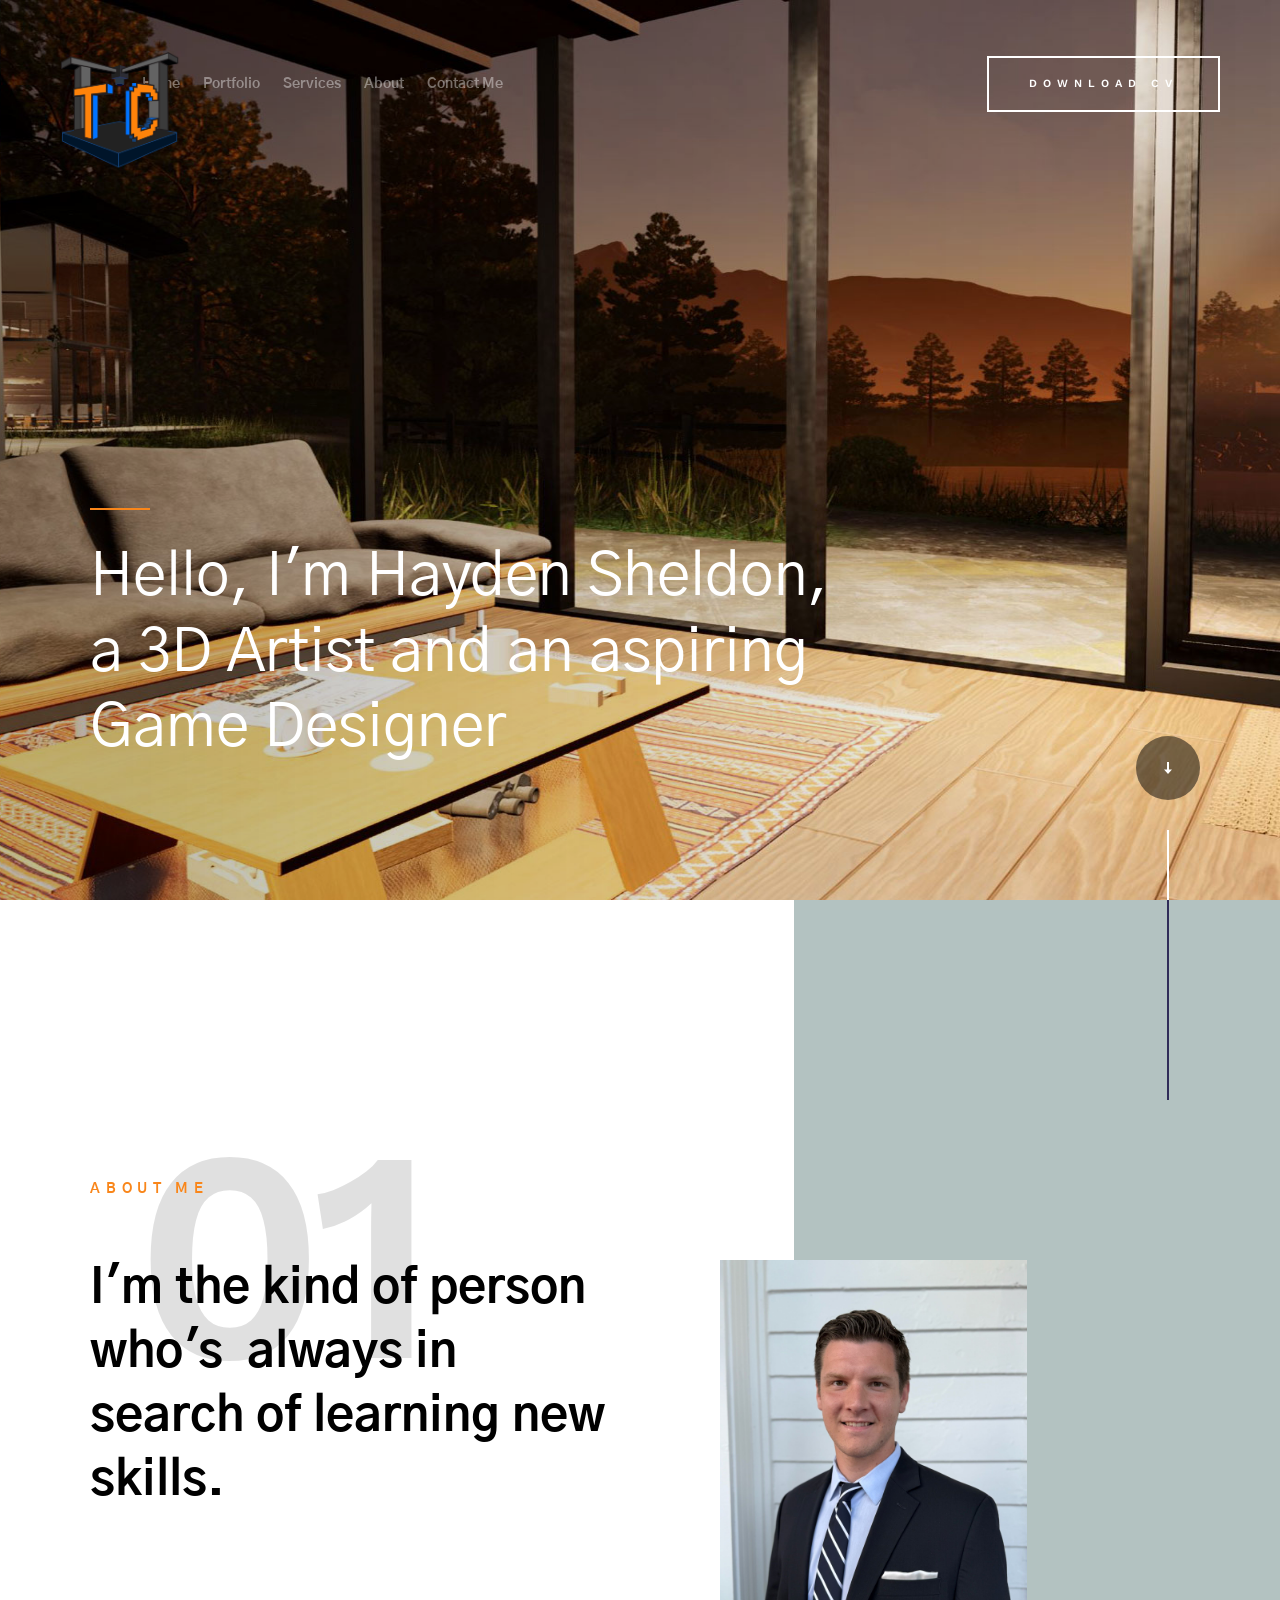
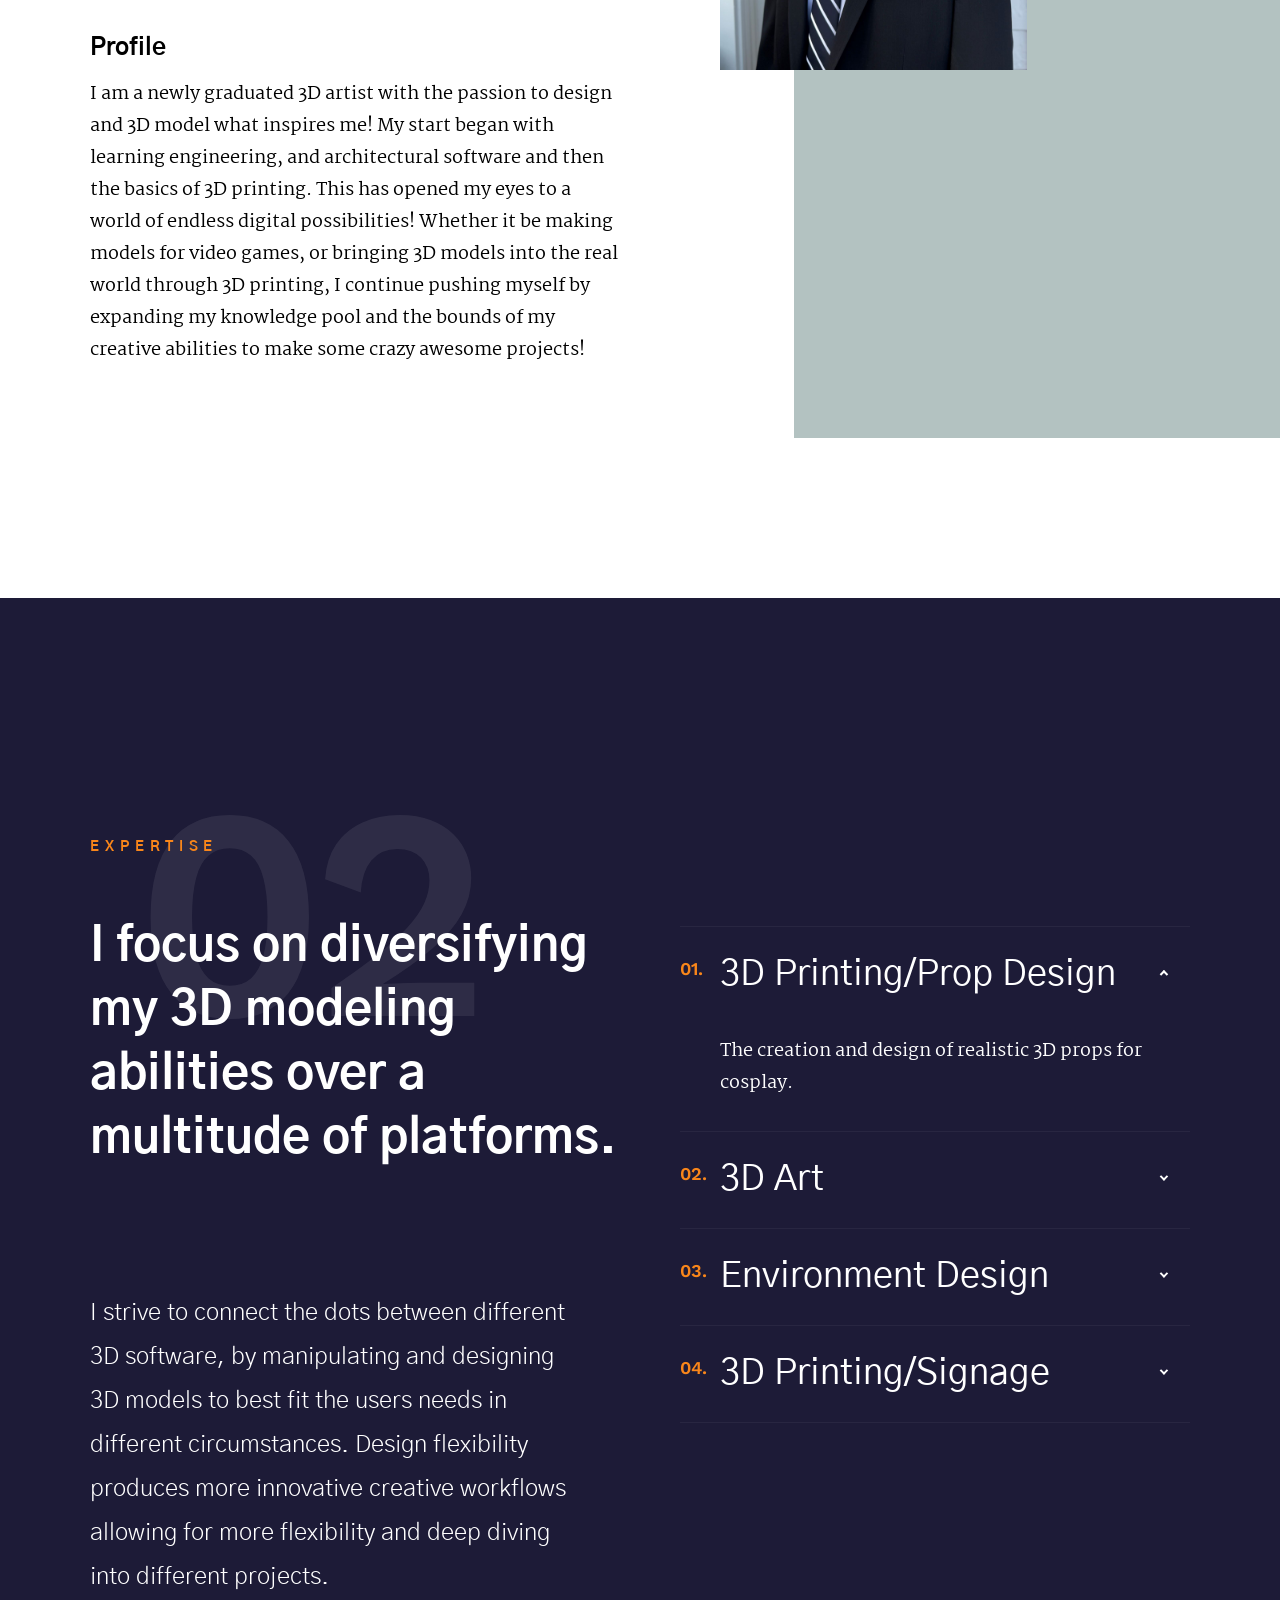
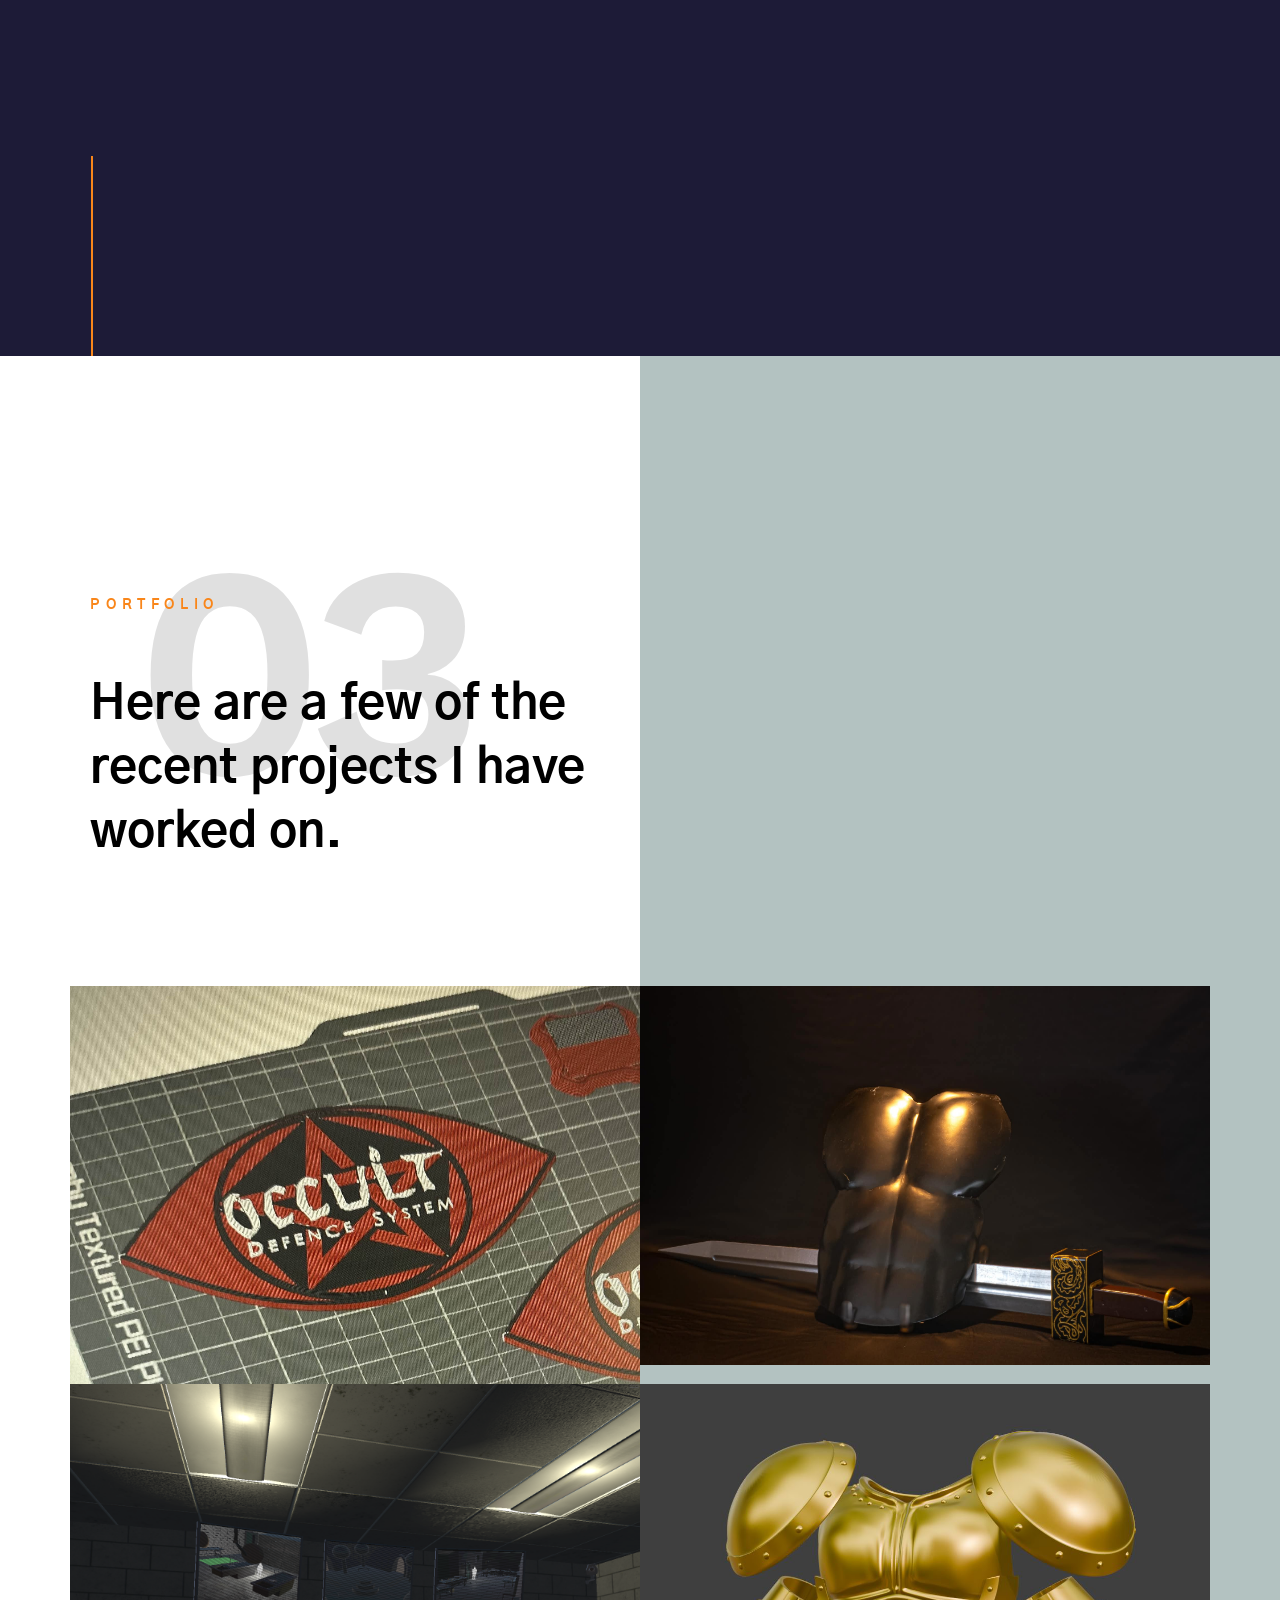
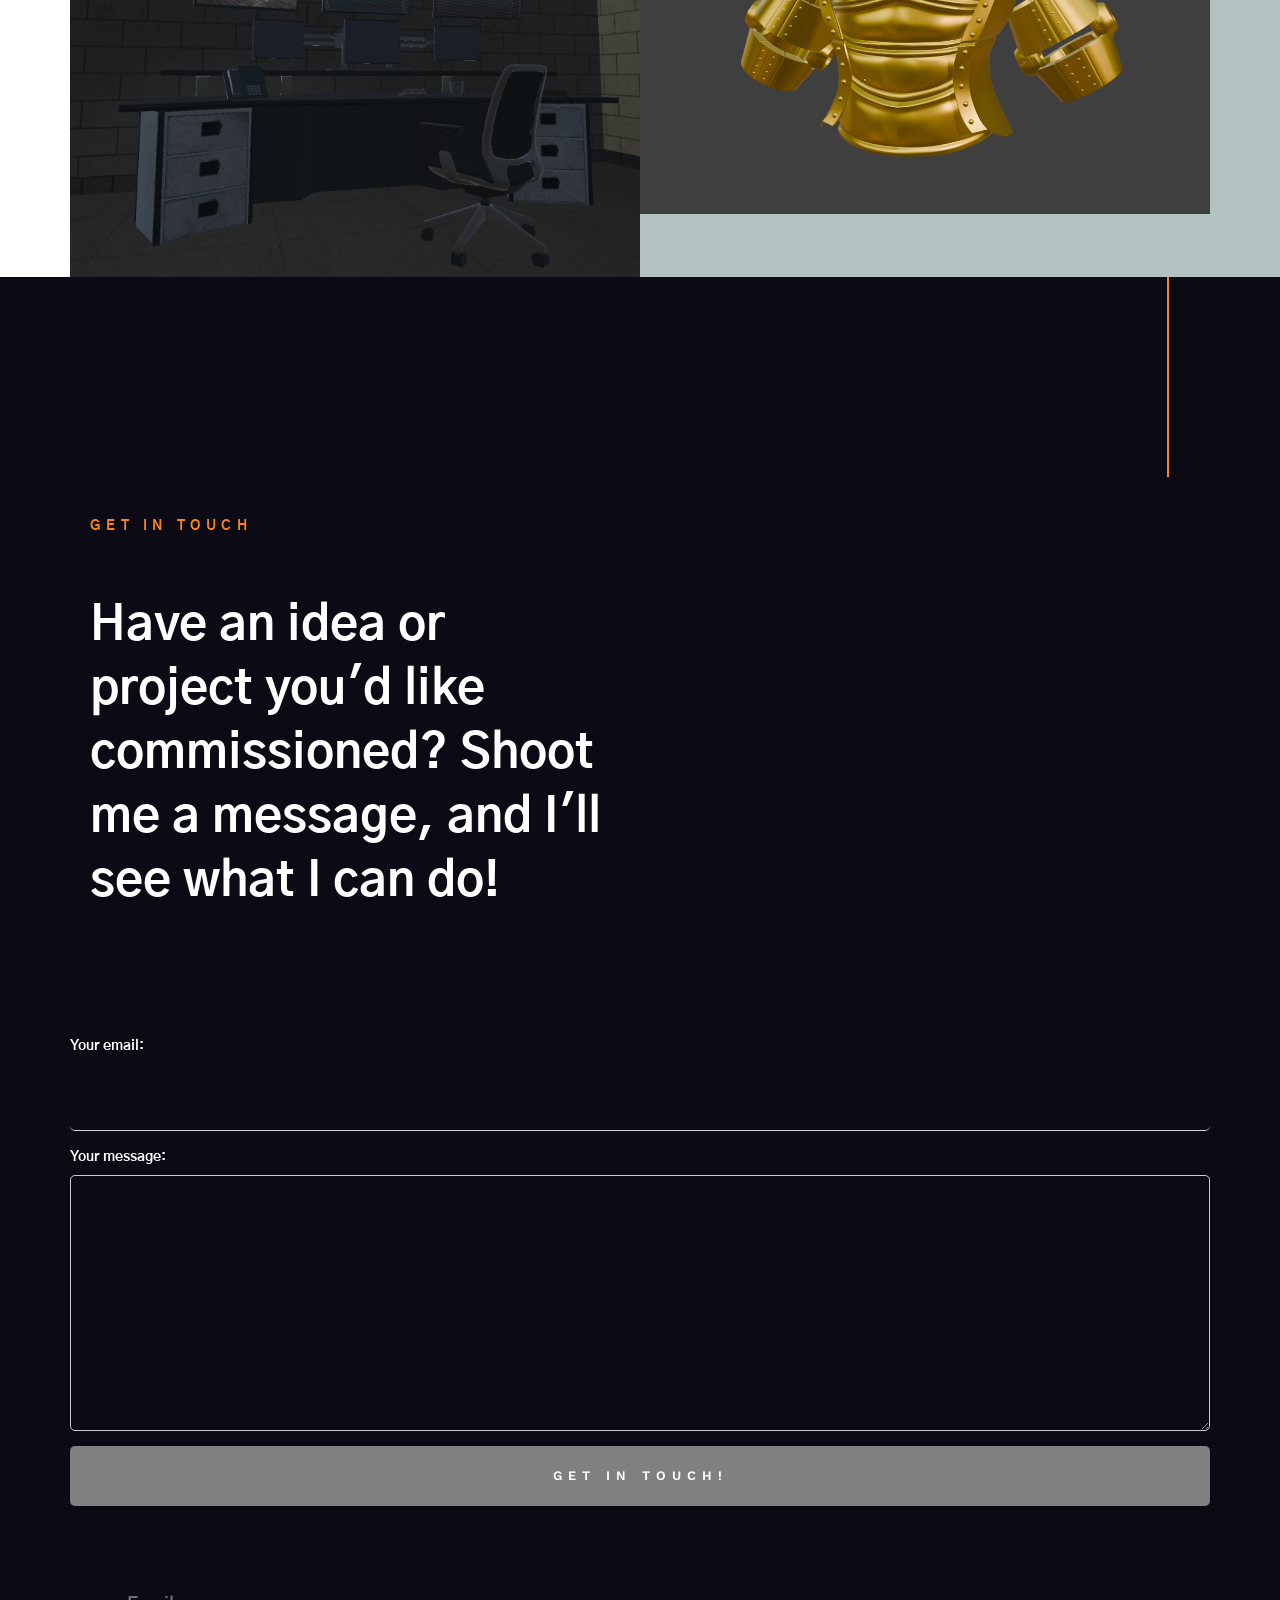
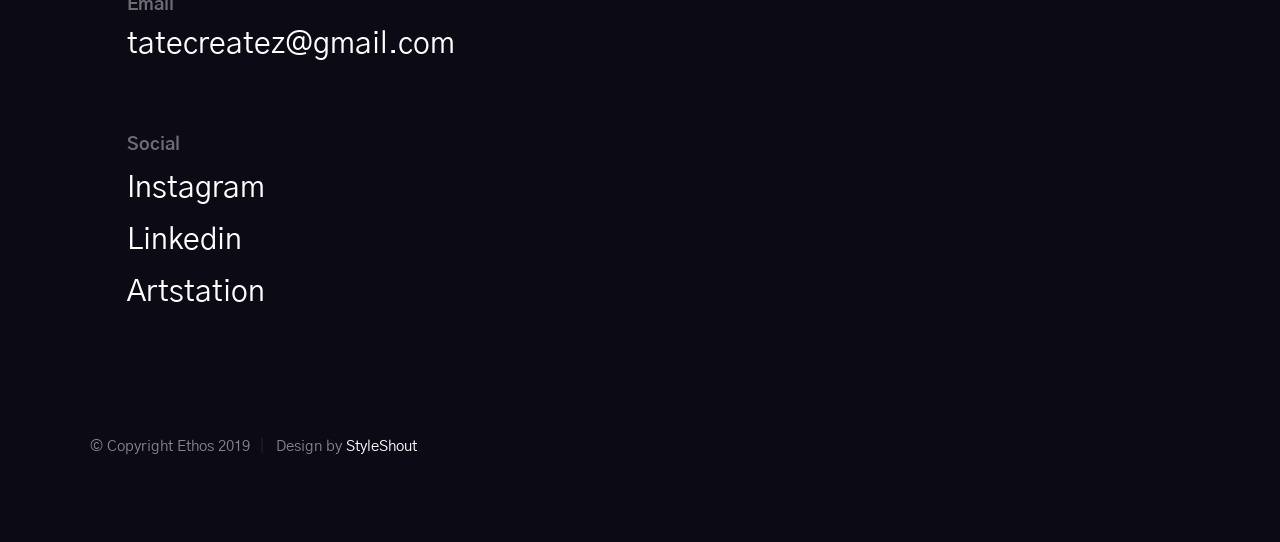
<file: index.html>
<!DOCTYPE html>
<html class="no-js" lang="en">
<head>

    <!--- basic page needs
    ================================================== -->
    <meta charset="utf-8">
    <title>Ethos</title>
    <meta name="description" content="">
    <meta name="author" content="">

    <!-- mobile specific metas
    ================================================== -->
    <meta name="viewport" content="width=device-width, initial-scale=1">

    <!-- CSS
    ================================================== -->
    <link rel="stylesheet" href="css/base.css">
    <link rel="stylesheet" href="css/main.css">
    <link rel="stylesheet" href="css/vendor.css">

    <!-- script
    ================================================== -->
    <script src="js/modernizr.js"></script>

    <!-- favicons
    ================================================== -->
    <link rel="apple-touch-icon" sizes="180x180" href="apple-touch-icon.png">
    <link rel="icon" type="image/png" sizes="32x32" href="favicon-32x32.png">
    <link rel="icon" type="image/png" sizes="16x16" href="favicon-16x16.png">
    <link rel="manifest" href="site.webmanifest">

</head>

<body id="top">


    <!-- preloader
    ================================================== -->
    <div id="preloader">
        <div id="loader" class="dots-fade">
            <div></div>
            <div></div>
            <div></div>
        </div>
    </div>


    <!-- header
    ================================================== -->
    <header class="s-header">

        <div class="header-logo">
            <a href="index.html">
                <img src="images/Tate_Creates_Logo.png" alt="Homepage" width="0" height="0">
            </a>
        </div>

        <div class="header-content">
    
            <nav class="row header-nav-wrap">
                <ul class="header-nav">
                    <li><a class="smoothscroll" href="#hero" title="Intro">Home</a></li>
					<li><a class="smoothscroll" href="#portfolio" title="Works">Portfolio</a></li>
                    <li><a class="smoothscroll" href="#services" title="Services">Services</a></li>
                    <li><a class="smoothscroll" href="#about" title="About">About</a></li>
                    <li><a href="mailto:#0" title="Contact us">Contact Me</a></li>
                </ul>
            </nav> <!-- end header-nav-wrap -->

            <a href="#0" class="btn btn--stroke btn--small">Download CV</a>

        </div> <!-- end header-content -->

        <a class="header-menu-toggle" href="#0"><span>Menu</span></a>

    </header> 


    <!-- hero
    ================================================== -->
    <section id="hero" class="s-hero target-section" data-parallax="scroll" data-image-src="images/Sunrise2.jpg" data-natural-width=6000 data-natural-height=2500 data-position-y=center>

        <div class="row hero-content">

            <div class="column large-full">

                <h1> Hello, I'm Hayden Sheldon, <br>
                  a 3D Artist and an aspiring <br>
                  Game Designer<br>
  <br>
                </h1>
<ul class="hero-social">
          <li>
                        <a href="https://www.instagram.com/tate__creates/" target="_blank">Instagram</a>
                    </li>
                    <li>
                        <a href="https://www.linkedin.com/in/haysheldo/" target="_blank">Linkedin</a>
                    </li>
                    <li>
                        <a href="https://www.artstation.com/tatecreates" target="_blank">Artstation</a>
                    </li>
                </ul> <!-- end hero-social -->

            </div> 

        </div> <!-- end hero-content -->

        <div class="hero-scroll">
            <a href="#about" class="scroll-link smoothscroll">
                <svg xmlns="http://www.w3.org/2000/svg" width="24" height="24" viewBox="0 0 24 24"><path d="M12 24l-8-9h6v-15h4v15h6z"/></svg>
            </a>
        </div> <!-- end hero-scroll -->

    </section> <!-- end s-hero -->


    <!-- about
    ================================================== -->
    <section id="about" class="s-about target-section">

        <div class="s-about__section s-about__section--profile">

            <div class="right-vert-line"></div>

            <div class="row">
                <div class="column large-6 medium-8 tab-full">

                    <div class="section-intro" data-num="01" data-aos="fade-up">
                        <h3 class="subhead">About Me</h3>
                        <h1 class="display-1">I'm the kind of person who's&nbsp; always in search of learning new skills.</h1>
                    </div>

                    <div class="profile-pic" data-aos="fade-up">
                        <img src="images/Work image.JPG" >
                            
                    </div>

                    <h3 data-aos="fade-up">Profile</h3>

                    <p data-aos="fade-up">
                    I am a newly graduated 3D artist with the passion to design and 3D model what inspires me! My start began with learning engineering, and architectural software and then the basics of 3D printing. This has opened my eyes to a world of endless digital possibilities! Whether it be making models for video games, or bringing 3D models into the real world through 3D printing, I continue pushing myself by expanding my knowledge pool and the bounds of my creative abilities to make some crazy awesome projects!  &nbsp; </p>

                </div>
            </div>

        </div> <!-- end s-about__section--profile -->

        <!--<div class="s-about__section">

            <div class="row">
                <div class="column">
                    <h3 data-aos="fade-up">Career</h3>
                </div>
            </div>

            <div class="row block-large-1-2 block-900-full work-positions">

                <div class="column" data-aos="fade-up">
                    <div class="position">
                        <div class="position__header">
                            <h6>
                                <span class="position__co">Google</span>
                                <span class="position__pos">Product Designer</span>
                            </h6>
                            <div class="position__timeframe">
                                June 2017 - Present
                            </div>
                        </div>

                        <p>
                        Pellentesque posuere. Etiam rhoncus. Praesent blandit laoreet nibh. 
                        Aenean posuere, tortor sed cursus feugiat, nunc augue blandit nunc, 
                        eu sollicitudin urna dolor sagittis lacus. 
                        </p>
                    </div>
                </div>--> <!-- end column -->
          <!--      <div class="column" data-aos="fade-up">
                    <div class="position">
                        <div class="position__header">
                            <h6>
                                <span class="position__co">Facebook</span>
                                <span class="position__pos">UX Director</span>
                            </h6>
                            <div class="position__timeframe">
                                August 2015 - June 2017
                            </div>
                        </div>

                        <p>
                        Aliquam erat volutpat. Phasellus volutpat, metus eget egestas mollis, 
                        lacus lacus blandit dui, id egestas quam mauris ut lacus. Pellentesque 
                        dapibus hendrerit tortor. 
                        </p>
                    </div>
                </div> <!-- end column -->
           <!--     <div class="column" data-aos="fade-up">
                    <div class="position">
                        <div class="position__header">
                            <h6>
                                <span class="position__co">Dropbox</span>
                                <span class="position__pos">Mobile App Designer</span>
                            </h6>
                            <div class="position__timeframe">
                                April 2014 - August 2015
                            </div>
                        </div>

                        <p>
                        In hac habitasse platea dictumst. Donec pede justo, fringilla vel, aliquet nec, 
                        vulputate eget, arcu. Fusce risus nisl, viverra et, tempor et, pretium in, sapien.
                        Phasellus volutpat, metus eget.
                        </p>
                    </div>
                </div> <!-- end column -->
       <!--         <div class="column" data-aos="fade-up">
                    <div class="position">
                        <div class="position__header">
                            <h6>
                                <span class="position__co">Microsoft</span>
                                <span class="position__pos">Product Designer</span>
                            </h6>
                            <div class="position__timeframe">
                                June 2012 - February 2014
                            </div>
                        </div>

                        <p>
                        Donec pede justo, fringilla vel, aliquet nec, vulputate eget, arcu. 
                        Curabitur blandit mollis lacus. Curabitur vestibulum aliquam leo. 
                        Vivamus in erat ut urna cursus vestibulum.
                        </p>
                    </div>
                </div> <!-- end column -->

            </div> <!-- work positions -->

        </div> <!-- end s-about__section -->

    </section> <!-- end s-about -->


    <!-- services
    ================================================== -->
    <section id="services" class="s-services target-section h-dark-bg">
        
        <div class="row s-services__content">

            <div class="vert-line"></div>

            <div class="column large-6 s-services__leftcol">
                <div class="section-intro" data-num="02" data-aos="fade-up">
                    <h3 class="subhead">Expertise</h3>

                    <h1 class="display-1">
                    I focus on diversifying my 3D modeling abilities over a multitude of platforms.
                    </h1>
                </div>

                <p class="lead" data-aos="fade-up">
                I strive to connect the dots between different 3D software, by manipulating and designing 3D models to best fit the users needs in different circumstances. Design flexibility produces more innovative creative workflows allowing for more flexibility and deep diving into different projects. &nbsp; &nbsp; &nbsp; &nbsp;&nbsp; </p>
            </div> <!-- end  s-services--leftcol -->

            <div class="column large-6">
                <ul class="services-list" data-aos="fade-up">
                    <li class="services-list__item is-active">
                        <div class="services-list__item-header">
                            <h5>3D Printing/Prop Design</h5>
                        </div>
                        <div class="services-list__item-body">
                            <p>
                            The creation and design of realistic 3D props for cosplay.&nbsp;&nbsp; </p>
                        </div>
                    </li> <!-- services-list__item -->
                    <li class="services-list__item">
                        <div class="services-list__item-header">
                            <h5>3D Art</h5>
                        </div>
                        <div class="services-list__item-body">
                            <p>
                            Diving deep into specific 3D modeling interests, with focuses on Topology, UV's, and Texturing.
                            </p>
                        </div>
                    </li> <!-- services-list__item -->
                    <li class="services-list__item">
                        <div class="services-list__item-header">
                            <h5>Environment Design&nbsp;</h5>
                        </div>
                        <div class="services-list__item-body">
                            <p>
                            A showcase of different rooms and experiances.
                            </p>
                        </div>
                    </li> <!-- services-list__item -->
                    <li class="services-list__item">
                        <div class="services-list__item-header">
                            <h5>3D Printing/Signage</h5>
                        </div>
                        <div class="services-list__item-body">
                            <p>
                            3D printed merch for video games, and custom light up signs.
                            </p>
                        </div>
                    </li> <!-- services-list__item -->
               <!--     <li class="services-list__item">
                        <div class="services-list__item-header">
                            <h5>Visual Design</h5>
                        </div>
                        <div class="services-list__item-body">
                            <p>
                            Ut id nisl quis enim dignissim sagittis. Pellentesque egestas, neque sit amet convallis 
                            pulvinar, justo nulla eleifend augue, ac auctor orci leo non est. Phasellus volutpat, 
                            metus eget egestas mollis, lacus lacus blandit dui, id egestas quam mauris ut lacus. 
                            Cras dapibus. Praesent adipiscing.
                            </p>
                        </div>
                    </li> <!-- services-list__item -->
                <!--    <li class="services-list__item">
                        <div class="services-list__item-header">
                            <h5>E-Commerce</h5>
                        </div>
                        <div class="services-list__item-body">
                            <p>
                            Praesent ac sem eget est egestas volutpat. Nam pretium turpis et arcu. Quisque ut nisi. 
                            Vestibulum rutrum, mi nec elementum vehicula, eros quam gravida nisl, id fringilla neque 
                            ante vel mi. Phasellus dolor. Aenean vulputate eleifend tellus. Nullam vel sem. Nam ipsum risus, 
                            rutrum vitae, vestibulum eu, molestie vel.
                            </p>
                        </div>
                    </li> <!-- services-list__item -->
                </ul> <!-- end services-list -->
            </div>

        </div> <!-- s-services__content -->

    </section> <!-- end s-services -->


    <!-- portfolio
    ================================================== -->
    <section id="portfolio" class="s-portfolio target-section">

        <div class="row s-portfolio__header">
            <div class="column large-6 medium-8 tab-full">
                <div class="section-intro" data-num="03" data-aos="fade-up">
                    <h3 class="subhead">Portfolio</h3>
                    <h1 class="display-1">
                    Here are a few of the recent projects I have worked on.</h1>
                </div>
            </div>
        </div> <!-- s-porfolio__header -->

        <div class="row s-porfolio__list block-large-1-2 block-tab-full collapse">

            <div class="column" data-aos="fade-up">
                <div class="folio-item">
                    <div class="folio-item__thumb">
                        <a class="folio-item__thumb-link" href="images/portfolio/gallery/3D_Logos.jpg" title="Video Game Logos" data-size="1050x700">
                            <img src="images/portfolio1/3D_Logos.jpg  " 
                                 srcset="images/portfolio/3D_Logos1.jpg 1x, images/portfolio/3D_Logos1@2x.jpg 2x" alt="">
                        </a>
                    </div>
                    <div class="folio-item__info">
                        <div class="folio-item__cat">3D Printing/Signage</div>
                        <h4 class="folio-item__title">Video Game Logos</h4>
                    </div>
                    <a href="https://www.behance.net/" title="Project Link" class="folio-item__project-link">Project Link</a>
                    <div class="folio-item__caption">
                        <p>Vero molestiae sed aut natus excepturi. Et tempora numquam. Temporibus iusto quo.Unde dolorem corrupti neque nisi.</p>
                    </div>
                </div>
            </div> <!-- end column -->
            <div class="column" data-aos="fade-up">
                <div class="folio-item">
                    <div class="folio-item__thumb">
                        <a class="folio-item__thumb-link" href="images/portfolio/gallery/g-building-blocks.jpg" title="Askeladd Armor and Sword" data-size="1050x700">
                            <img src="images/portfolio/Asekeladd_Armor.jpg" 
                                 srcset="images/portfolio/Asekeladd_Armor.jpg 1x, images/portfolio/Asekeladd_Armor@2x.jpg 2x" alt="">
                        </a>
                    </div>
                    <div class="folio-item__info">
                        <div class="folio-item__cat">3D Printing/Prop Design</div>
                        <h4 class="folio-item__title">Askeladd Armor and Sword</h4>
                    </div>
                    <a href="https://www.behance.net/" title="Project Link" class="folio-item__project-link">Project Link</a>
                    <div class="folio-item__caption">
                        <p>Vero molestiae sed aut natus excepturi. Et tempora numquam. Temporibus iusto quo.Unde dolorem corrupti neque nisi.</p>
                    </div>
                </div>
            </div> <!-- end column -->
            <div class="column" data-aos="fade-up">
                <div class="folio-item">
                    <div class="folio-item__thumb">
                        <a class="folio-item__thumb-link" href="images/portfolio/gallery/Room_Textured.png" Title="Shout and Jump" data-size="1050x700">
                            <img src="images/portfolio/Room_Textured.png" 
                                 srcset="images/portfolio/Room_Textured.png 1x, images/portfolio/Room_Textured@2x.png 2x" alt="">
                        </a>
                    </div>
                    <div class="folio-item__info">
                        <div class="folio-item__cat">Environment Design</div>
                        <h4 class="folio-item__title">Occult Defense Security Office</h4>
                    </div>
                    <a href="https://www.behance.net/" title="Project Link" class="folio-item__project-link">Project Link</a>
                    <div class="folio-item__caption">
                        <p>Vero molestiae sed aut natus excepturi. Et tempora numquam. Temporibus iusto quo.Unde dolorem corrupti neque nisi.</p>
                    </div>
                </div>
            </div> <!-- end column -->
            <div class="column" data-aos="fade-up">
                <div class="folio-item">
                    <div class="folio-item__thumb">
                        <a class="folio-item__thumb-link" href="images/portfolio/gallery/gold_arm1.png" title="Sand Dunes" data-size="1050x700">
                            <img src="images/portfolio/gold_arm1.png" 
                                 srcset="images/portfolio/gold_arm1.png 1x, images/portfolio/golden_arm1@2x.png 2x" alt="">
                        </a>
                    </div>
                  <div class="folio-item__info">
                    <div class="folio-item__cat">3D Printing/Prop Design</div>
                      <h4 class="folio-item__title">Don Krieg Armor</h4>
                    </div>
                    <a href="https://www.behance.net/" title="Project Link" class="folio-item__project-link">Project Link</a>
                    <div class="folio-item__caption">
                        <p>Vero molestiae sed aut natus excepturi. Et tempora numquam. Temporibus iusto quo.Unde dolorem corrupti neque nisi.</p>
                    </div>
                </div>
            </div> <!-- end column -->
      <!--      <div class="column" data-aos="fade-up">
                <div class="folio-item">
                    <div class="folio-item__thumb">
                        <a class="folio-item__thumb-link" href="images/portfolio/gallery/g-woodcraft.jpg" title="Sand Dunes" data-size="1050x700">
                            <img src="images/portfolio/woodcraft.jpg" 
                                 srcset="images/portfolio/woodcraft.jpg 1x, images/portfolio/woodcraft@2x.jpg 2x" alt="">
                        </a>
                    </div>
                    <div class="folio-item__info">
                        <div class="folio-item__cat">Product Design</div>
                        <h4 class="folio-item__title">Wooocraft</h4>
                    </div>
                    <a href="https://www.behance.net/" title="Project Link" class="folio-item__project-link">Project Link</a>
                    <div class="folio-item__caption">
                        <p>Vero molestiae sed aut natus excepturi. Et tempora numquam. Temporibus iusto quo.Unde dolorem corrupti neque nisi.</p>
                    </div>
                </div>
            </div> <!-- end column -->
        <!--    <div class="column" data-aos="fade-up">
                <div class="folio-item">
                    <div class="folio-item__thumb">
                        <a class="folio-item__thumb-link" href="images/portfolio/gallery/g-lamp.jpg" title="The Lamp" data-size="1050x700">
                            <img src="images/portfolio/lamp.jpg" 
                                 srcset="images/portfolio/lamp.jpg 1x, images/portfolio/lamp@2x.jpg 2x" alt="">
                        </a>
                    </div>
                    <div class="folio-item__info">
                        <div class="folio-item__cat">Product Design</div>
                        <h4 class="folio-item__title">The Lamp</h4>
                    </div>
                    <a href="https://www.behance.net/" title="Project Link" class="folio-item__project-link">Project Link</a>
                    <div class="folio-item__caption">
                        <p>Vero molestiae sed aut natus excepturi. Et tempora numquam. Temporibus iusto quo.Unde dolorem corrupti neque nisi.</p>
                    </div>
                </div>
            </div> <!-- end column -->

        </div> <!-- folio-list -->

    </section> <!-- end portfolio -->


    <!-- testimonials
    ================================================== -->
    <!--<section id="testimonials" class="s-testimonials">

        <div class="row collapse">

            <div class="column large-full">

                <div class="testimonial-slider" data-aos="fade-up">

                    <div class="testimonial-slider__slide">
                        <p>
                        Molestiae incidunt consequatur quis ipsa autem nam sit enim magni. Voluptas tempore rem. 
                        Explicabo a quaerat sint autem dolore ducimus ut consequatur neque.  Nisi dolores quaerat fuga rem nihil nostrum.
                        Laudantium quia consequatur molestias delectus culpa.
                        </p>
                        <div class="testimonial-slider__author">
                            <img src="images/avatars/user-02.jpg" alt="Author image" class="testimonial-slider__avatar">
                            <cite class="testimonial-slider__cite">
                                <strong>Tim Cook</strong>
                                <span>CEO, Apple</span>
                            </cite>
                        </div>
                    </div> <!-- end testimonials__slide -->
    
              <!--      <div class="testimonial-slider__slide">
                        <p>
                        Excepturi nam cupiditate culpa doloremque deleniti repellat. Veniam quos repellat voluptas animi adipisci.
                        Nisi eaque consequatur. Voluptatem dignissimos ut ducimus accusantium perspiciatis.
                        Quasi voluptas eius distinctio. Atque eos maxime.
                        </p>
                        <div class="testimonial-slider__author">
                            <img src="images/avatars/user-01.jpg" alt="Author image" class="testimonial-slider__avatar">
                            <cite class="testimonial-slider__cite">
                                <strong>Sundar Pichai</strong>
                                <span>CEO, Google</span>
                            </cite>
                        </div>
                    </div> <!-- end testimonials__slide -->
    
                  <!--  <div class="testimonial-slider__slide">
                        <p>
                        Repellat dignissimos libero. Qui sed at corrupti expedita voluptas odit. Nihil ea quia nesciunt. Ducimus aut sed ipsam.  
                        Autem eaque officia cum exercitationem sunt voluptatum accusamus. Quasi voluptas eius distinctio.
                        Voluptatem dignissimos ut.
                        </p>
                        <div class="testimonial-slider__author">
                            <img src="images/avatars/user-04.jpg" alt="Author image" class="testimonial-slider__avatar">
                            <cite class="testimonial-slider__cite">
                                <strong>Satya Nadella</strong>
                                <span>CEO, Microsoft</span>
                            </cite>
                        </div>
                    </div> <!-- end testimonials__slide -->
    
               <!--     <div class="testimonial-slider__slide">
                        <p>
                        Nunc interdum lacus sit amet orci. Vestibulum dapibus nunc ac augue. Fusce vel dui. In ac felis 
                        quis tortor malesuada pretium. Curabitur vestibulum aliquam leo. Qui sed at corrupti expedita voluptas odit. 
                        Nihil ea quia nesciunt. Ducimus aut sed ipsam.
                        </p>
                        <div class="testimonial-slider__author">
                            <img src="images/avatars/user-05.jpg" alt="Author image" class="testimonial-slider__avatar">
                            <cite class="testimonial-slider__cite">
                                <strong>Jeff Bezos</strong>
                                <span>CEO, Amazon</span>
                            </cite>
                        </div>
                    </div> <!-- end testimonials__slide -->

                </div> <!-- end testimonial slider -->
                
            </div> <!-- end column -->

        </div> <!-- end row -->


        <!-- CTA
        ================================================== -->
      <!--  <div class="s-cta">

            <div class="row">
                <div class="column large-full">
                    <h2 class="section-desc" data-aos="fade-up">
                        Need a great reliable web hosting?
                    </h2>
                </div>
            </div>
    
      <!--      <div class="row cta-content" data-aos="fade-up">
                <div class="column large-full">
                    <p>
                    We highly recommend <a href="https://www.dreamhost.com/r.cgi?287326">DreamHost</a>.
                    Powerful web and Wordpress hosting. Guaranteed.
                    Starting at $2.95 per month.
                    </p>
    
                    <a href="https://www.dreamhost.com/r.cgi?287326" class="btn btn--primary h-full-width">Get Started</a>
                </div>
            </div> <!-- end cta-content -->
    
        </div> <!-- end s-cta -->


    </section> <!-- end s-testimonials -->


    <!-- footer
    ================================================== -->
    <footer class="s-footer h-dark-bg">
        
        <div class="right-vert-line"></div>

        <div class="row s-footer__main">
            <div class="column large-6">
                <div class="section-intro" data-aos="fade-up">
                    <h3 class="subhead">Get In Touch</h3>

                    <h1 class="display-1">
                    Have an idea or project you'd like commissioned?
                     Shoot me a message, and I'll see what I can do!
                    </h1>
                </div>

          <!--      <div class="footer-email-us">
                    <a href="mailto:#0" class="btn btn--primary h-full-width">Let's Talk</a>
                </div>-->
            </div>

            
<form 
  action="https://formspree.io/f/xeelzybe"
  method="POST"
>
  <label>
    Your email:
    <input type="email" name="email">
  </label>
  <label>
    Your message:
    <textarea name="message"></textarea>
  </label>
  <!-- your other form fields go here -->
  <button type="submit">Get in Touch!</button>
</form>
			<div class="column large-5">
                <div class="footer-contacts">
                    <div class="footer-contact-block" data-aos="fade-up">
                        <h5 class="footer-contact-block__header">
                            Email
                        </h5>
                        <p class="footer-contact-block__content">
                            <a href="mailto:#0">tatecreatez@gmail.com</a>
                        </p>
                    </div> <!-- end footer-contact-block -->
                    <div class="footer-contact-block" data-aos="fade-up">
                        <h5 class="footer-contact-block__header">
                    <!--        Phone
                        </h5>
                        <p class="footer-contact-block__content">
                            <!--<a href="tel:+1975432345">+197 543 2345</a>
                        </p>-->
                    </div> <!-- end footer-contact-block -->
                    <br>
                    <div class="footer-contact-block" data-aos="fade-up">
                        <h5 class="footer-contact-block__header">
                            Social
                        </h5>
                        <ul class="footer-contact-block__list">
                            <li><a href="https://www.instagram.com/tate__creates?utm_source=ig_web_button_share_sheet&igsh=ZDNlZDc0MzIxNw=="target="_blank">Instagram</a></li>
                            <li><a href="https://www.linkedin.com/in/haysheldo/"target="_blank">Linkedin</a></li>
                            <li><a href="https://www.artstation.com/tatecreates"target="_blank">Artstation</a></li>
                        </ul>
                    </div> <!-- end footer-contact-block -->
                </div>
            </div>
        </div> <!-- end s-footer__main -->

        <div class="row s-footer__bottom">
            <div class="column large-full ss-copyright">
                <span>© Copyright Ethos 2019</span> 
                <span>Design by <a href="https://www.styleshout.com/">StyleShout</a></span>
            </div> <!-- end ss-copyright -->

            <div class="ss-go-top">
                <a class="smoothscroll" title="Back to Top" href="#top">
                    <svg xmlns="http://www.w3.org/2000/svg" width="24" height="24" viewBox="0 0 24 24"><path d="M12 0l8 9h-6v15h-4v-15h-6z"/></svg>
                </a>
            </div> <!-- end ss-go-top -->
        </div> <!-- end s-footer__bottom -->
</div>
    </footer> <!-- end s-footer -->


    <!-- photoswipe background
    ================================================== -->
    <div aria-hidden="true" class="pswp" role="dialog" tabindex="-1">

        <div class="pswp__bg"></div>
        <div class="pswp__scroll-wrap">

            <div class="pswp__container">
                <div class="pswp__item"></div>
                <div class="pswp__item"></div>
                <div class="pswp__item"></div>
            </div>

            <div class="pswp__ui pswp__ui--hidden">
                <div class="pswp__top-bar">
                    <div class="pswp__counter"></div><button class="pswp__button pswp__button--close" title="Close (Esc)"></button> <button class="pswp__button pswp__button--share" title=
                    "Share"></button> <button class="pswp__button pswp__button--fs" title="Toggle fullscreen"></button> <button class="pswp__button pswp__button--zoom" title=
                    "Zoom in/out"></button>
                    <div class="pswp__preloader">
                        <div class="pswp__preloader__icn">
                            <div class="pswp__preloader__cut">
                                <div class="pswp__preloader__donut"></div>
                            </div>
                        </div>
                    </div>
                </div>
                <div class="pswp__share-modal pswp__share-modal--hidden pswp__single-tap">
                    <div class="pswp__share-tooltip"></div>
                </div><button class="pswp__button pswp__button--arrow--left" title="Previous (arrow left)"></button> <button class="pswp__button pswp__button--arrow--right" title=
                "Next (arrow right)"></button>
                <div class="pswp__caption">
                    <div class="pswp__caption__center"></div>
                </div>
            </div>

        </div>

    </div> <!-- end photoSwipe background -->


    <!-- Java Script
    ================================================== -->
    <script src="js/jquery-3.2.1.min.js"></script>
    <script src="js/plugins.js"></script>
    <script src="js/main.js"></script>

</body>
</file>
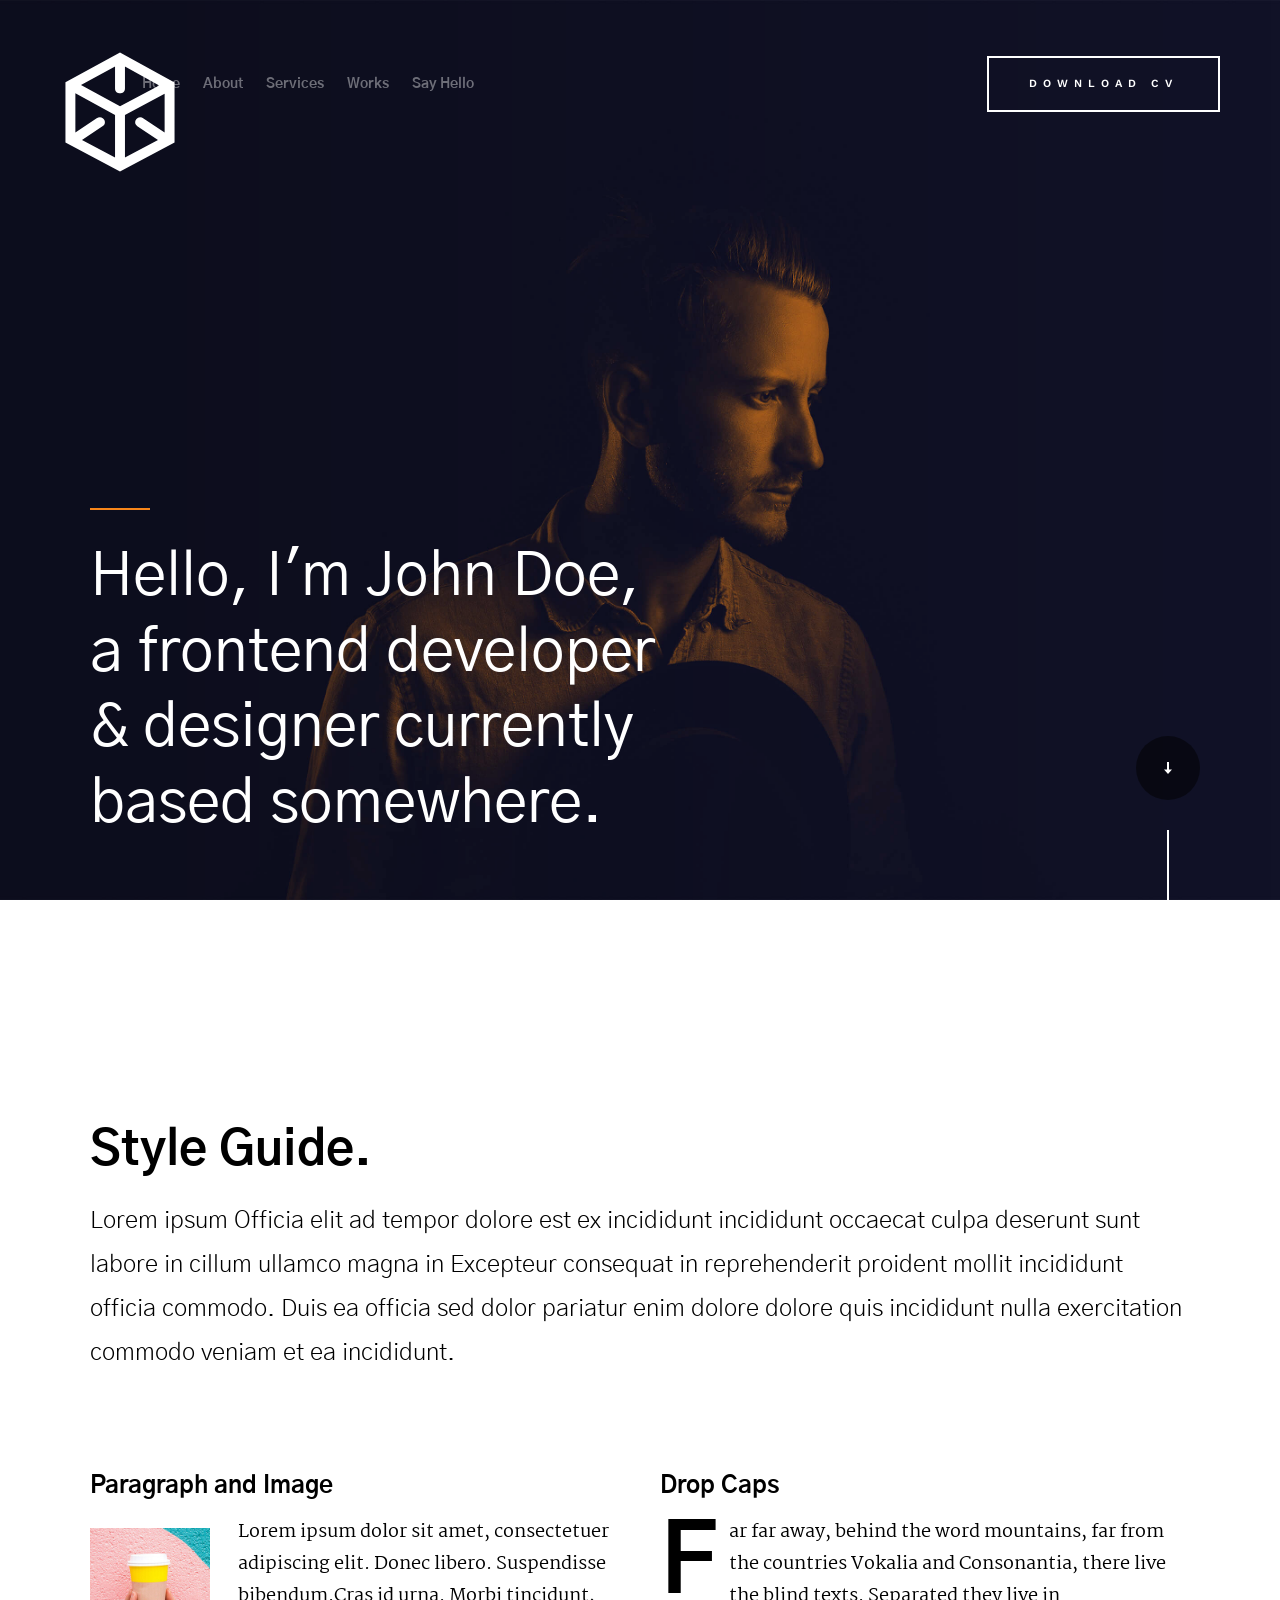
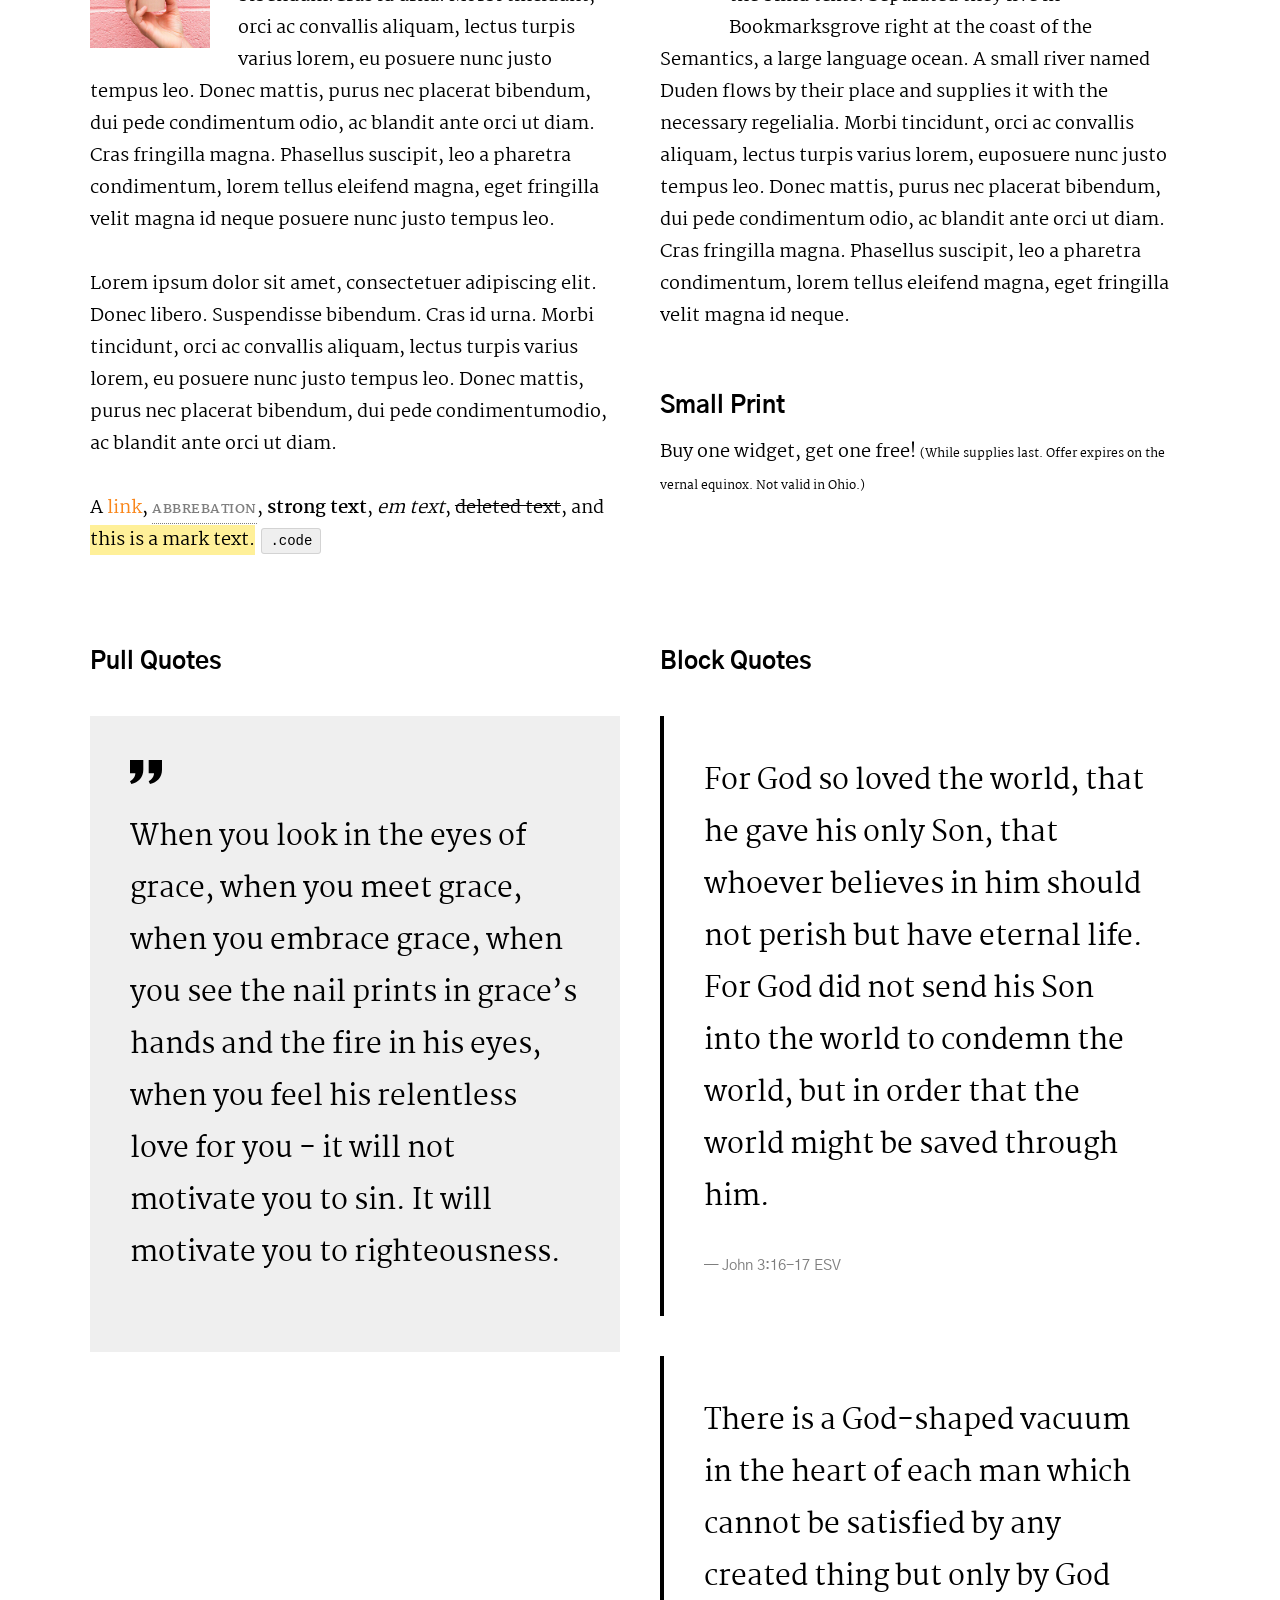
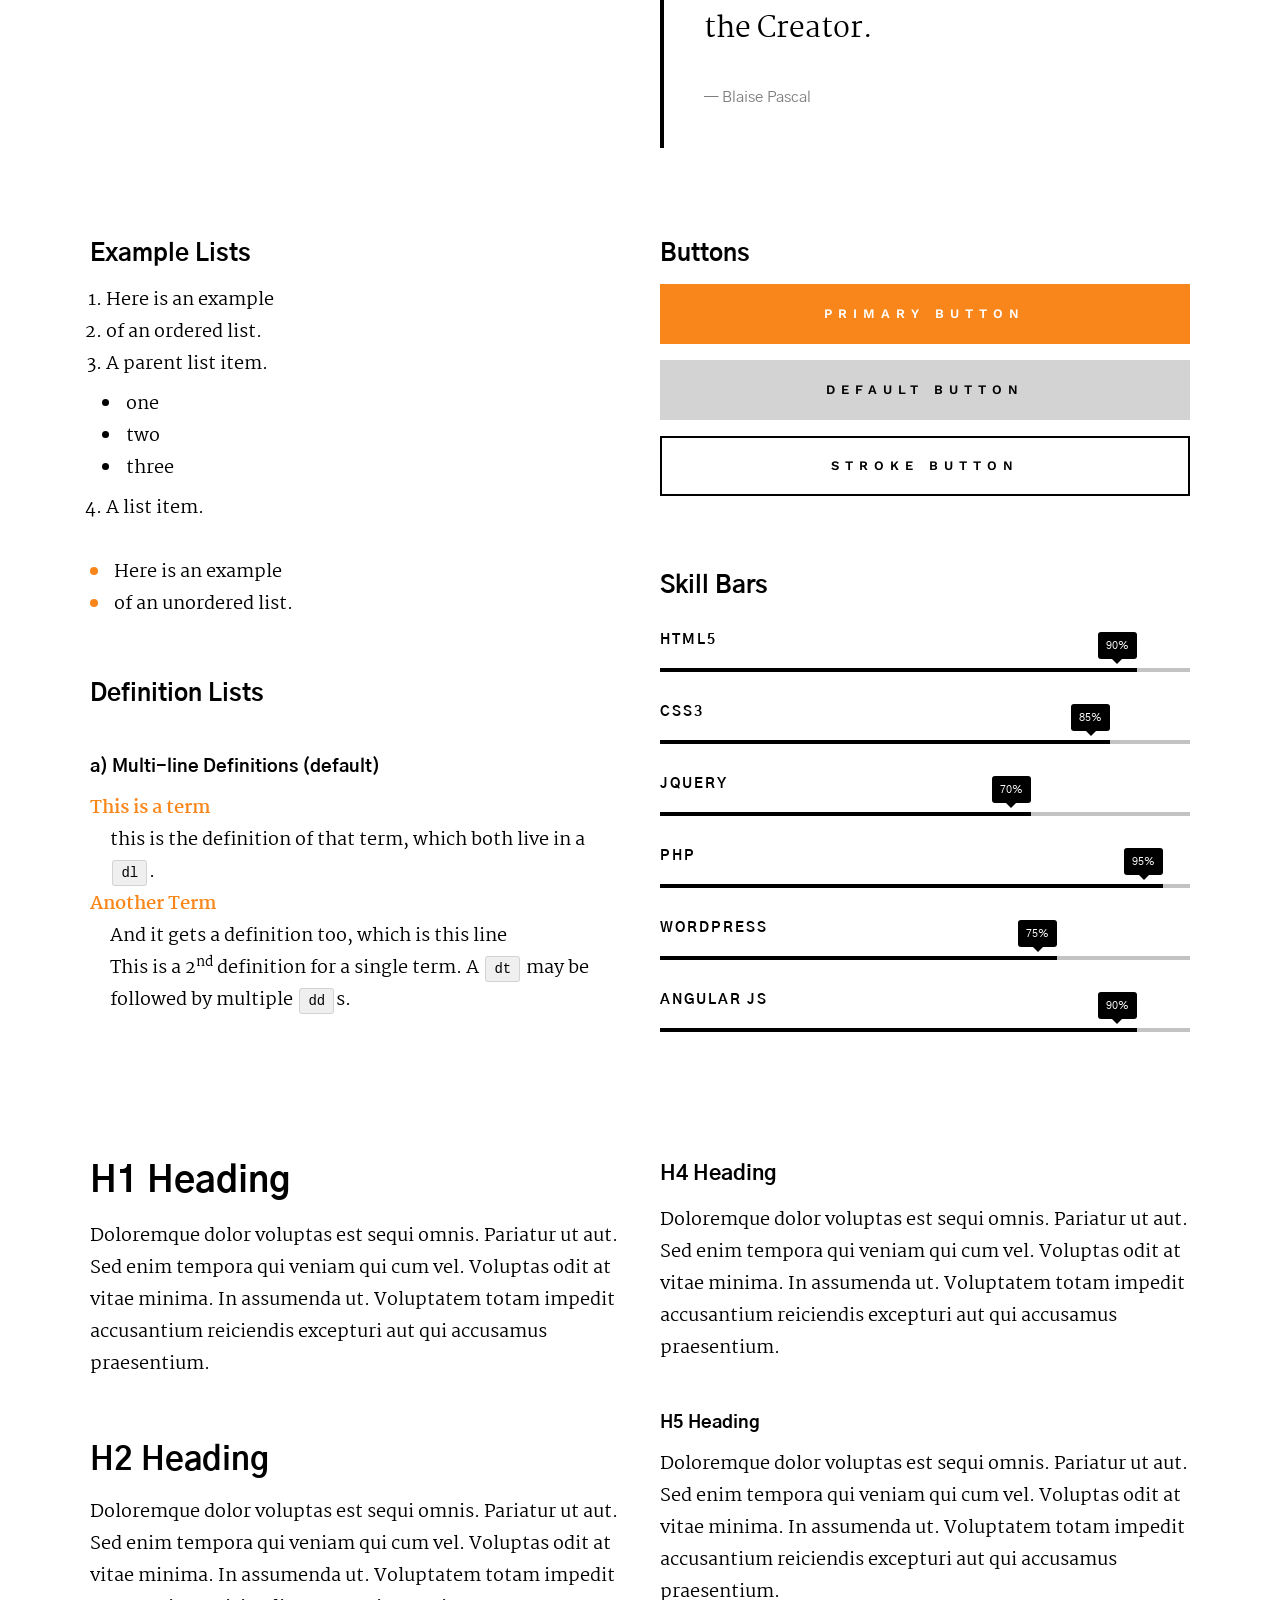
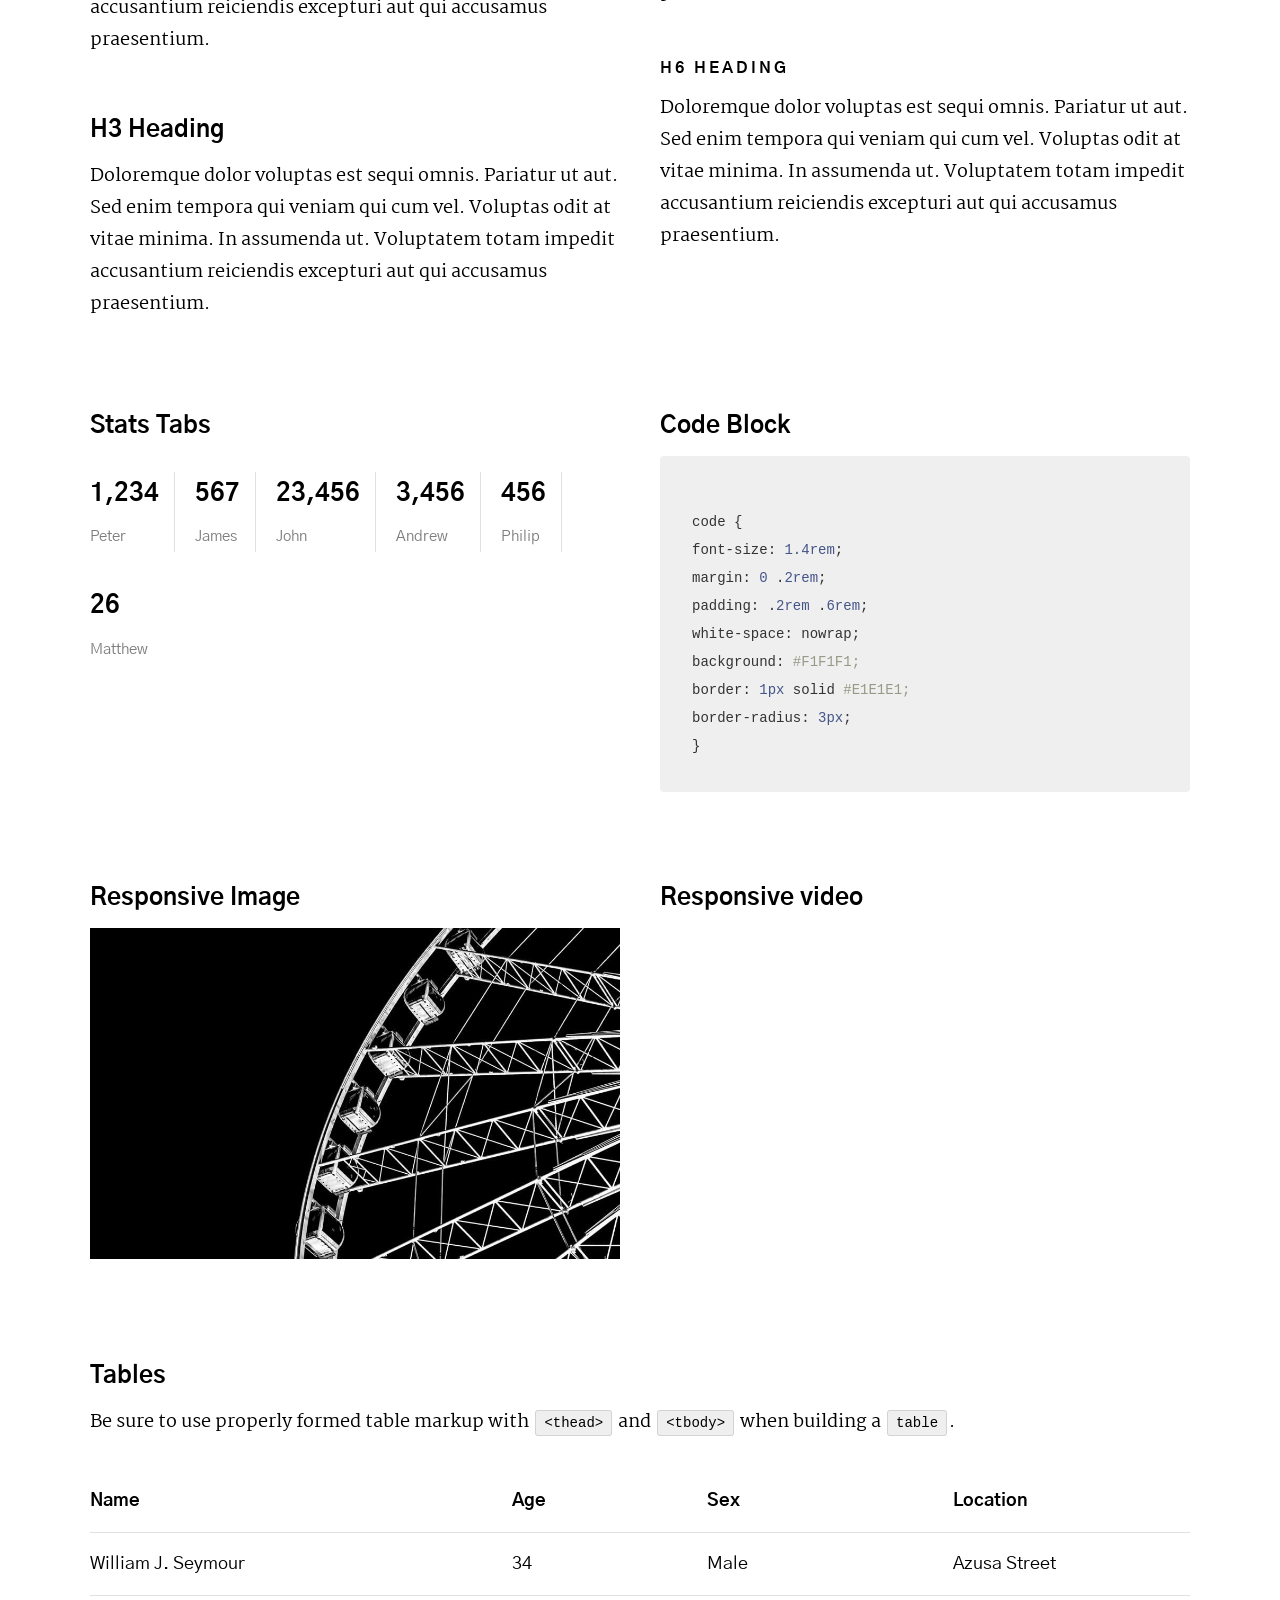
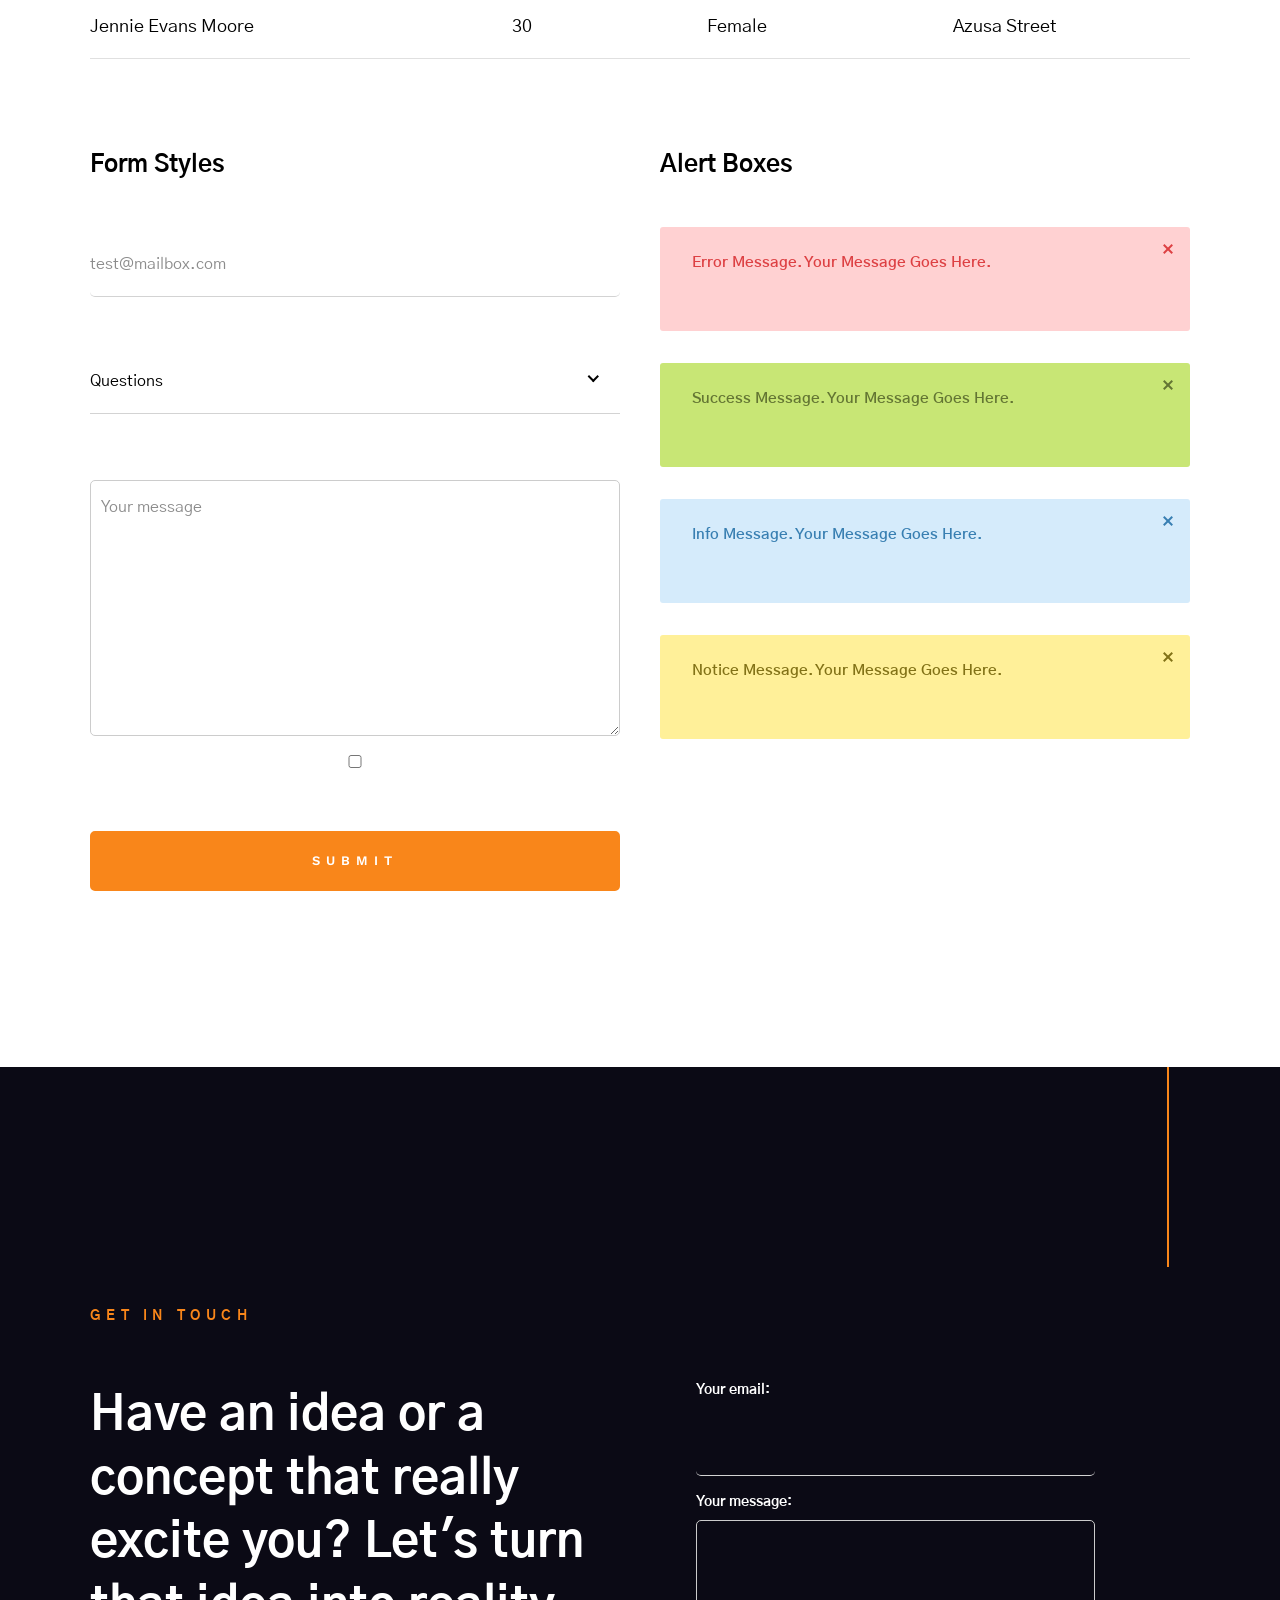
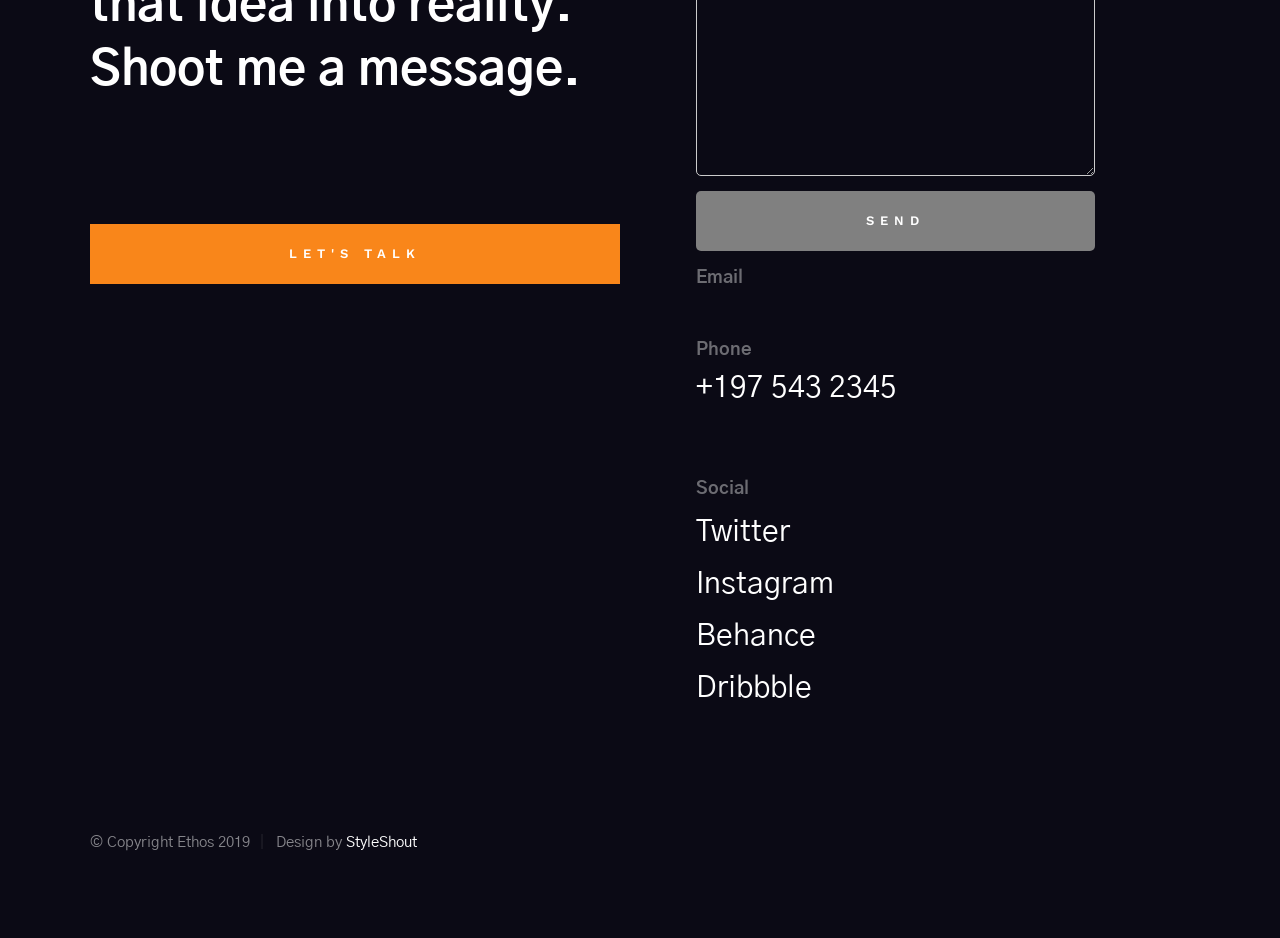
<file: styles.html>
<!DOCTYPE html>
<html class="no-js" lang="en">
<head>

    <!--- basic page needs
    ================================================== -->
    <meta charset="utf-8">
    <title>Ethos - Styles</title>
    <meta name="description" content="">
    <meta name="author" content="">

    <!-- mobile specific metas
    ================================================== -->
    <meta name="viewport" content="width=device-width, initial-scale=1">

    <!-- CSS
    ================================================== -->
    <link rel="stylesheet" href="css/base.css">
    <link rel="stylesheet" href="css/main.css">
    <link rel="stylesheet" href="css/vendor.css">

    <style type="text/css" media="screen">
        .s-styles { 
            padding-top: 16rem;
            padding-bottom: 16rem;
            background-color: #ffffff;
        }
    </style>

    <!-- script
    ================================================== -->
    <script src="js/modernizr.js"></script>

    <!-- favicons
    ================================================== -->
    <link rel="apple-touch-icon" sizes="180x180" href="apple-touch-icon.png">
    <link rel="icon" type="image/png" sizes="32x32" href="favicon-32x32.png">
    <link rel="icon" type="image/png" sizes="16x16" href="favicon-16x16.png">
    <link rel="manifest" href="site.webmanifest">

</head>

<body id="top">


    <!-- preloader
    ================================================== -->
    <div id="preloader">
        <div id="loader" class="dots-fade">
            <div></div>
            <div></div>
            <div></div>
        </div>
    </div>


    <!-- header
    ================================================== -->
    <header class="s-header">

        <div class="header-logo">
            <a href="index.html">
                <img src="images/logo.svg" alt="Homepage">
            </a>
        </div>

        <div class="header-content">
    
            <nav class="row header-nav-wrap">
                <ul class="header-nav">
                    <li><a href="index.html#hero" title="Intro">Home</a></li>
                    <li><a href="index.html#about" title="About">About</a></li>
                    <li><a href="index.html#services" title="Services">Services</a></li>
                    <li><a href="index.html#portfolio" title="Works">Works</a></li>
                    <li><a href="mailto:#0" title="Contact us">Say Hello</a></li>
                </ul>
            </nav> <!-- end header-nav-wrap -->

            <a href="#0" class="btn btn--stroke btn--small">Download CV</a>

        </div> <!-- end header-content -->

        <a class="header-menu-toggle" href="#0"><span>Menu</span></a>

    </header> 


    <!-- hero
    ================================================== -->
    <section id="hero" class="s-hero target-section" data-parallax="scroll" data-image-src="images/hero-bg-3000.jpg" data-natural-width=3000 data-natural-height=2000 data-position-y=center>

        <div class="row hero-content">

            <div class="column large-full">

                <h1>
                Hello, I'm John Doe, <br>
                a frontend developer <br>
                & designer currently <br>
                based somewhere.
                </h1>

                <ul class="hero-social">
                    <li>
                        <a href="#0" title="">Twitter</a>
                    </li>
                    <li>
                        <a href="#0" title="">Behance</a>
                    </li>
                    <li>
                        <a href="#0" title="">Dribbble</a>
                    </li>
                </ul> <!-- end hero-social -->

            </div> 

        </div> <!-- end hero-content -->

        <div class="hero-scroll">
            <a href="#styles" class="scroll-link smoothscroll">
                <svg xmlns="http://www.w3.org/2000/svg" width="24" height="24" viewBox="0 0 24 24"><path d="M12 24l-8-9h6v-15h4v15h6z"/></svg>
            </a>
        </div> <!-- end hero-scroll -->

    </section> <!-- end s-hero -->


    <!-- styles
    ================================================== -->
    <section id="styles" class="s-styles page-content">

        <div class="row add-bottom">

            <div class="column large-full">

                <h1 class="display-1">Style Guide.</h1>

                <p class="lead">Lorem ipsum Officia elit ad tempor dolore est ex incididunt incididunt occaecat culpa deserunt 
                sunt labore in cillum ullamco magna in Excepteur consequat in reprehenderit proident mollit incididunt officia commodo.
                Duis ea officia sed dolor pariatur enim dolore dolore quis incididunt nulla exercitation commodo veniam et ea incididunt.
                </p>

            </div>

        </div>

        <div class="row">

            <div class="column large-6 tab-full">

                <h3>Paragraph and Image</h3>

                <p><a href="#"><img width="120" height="120" class="h-pull-left" alt="sample-image" src="images/sample-image.jpg"></a>
                Lorem ipsum dolor sit amet, consectetuer adipiscing elit. Donec libero. Suspendisse bibendum.Cras id urna. Morbi 
                tincidunt, orci ac convallis aliquam, lectus turpis varius lorem, eu posuere nunc justo tempus leo. Donec mattis, 
                purus nec placerat bibendum, dui pede condimentum odio, ac blandit ante orci ut diam. Cras fringilla magna. 
                Phasellus suscipit, leo a pharetra condimentum, lorem tellus eleifend magna, eget fringilla velit magna id 
                neque posuere nunc justo tempus leo. </p>

                <p>
                Lorem ipsum dolor sit amet, consectetuer adipiscing elit. Donec libero. Suspendisse bibendum. Cras id urna. 
                Morbi tincidunt, orci ac convallis aliquam, lectus turpis varius lorem, eu posuere nunc justo tempus leo. 
                Donec mattis, purus nec placerat bibendum, dui pede condimentumodio, ac blandit ante orci ut diam.	
                </p>

                <p>A <a href="#">link</a>,
                <abbr title="this really isn't a very good description">abbrebation</abbr>,
                <strong>strong text</strong>,
                <em>em text</em>,
                <del>deleted text</del>, and
                <mark>this is a mark text.</mark>
                <code>.code</code>
                </p>

            </div>

            <div class="column large-6 tab-full">

                <h3>Drop Caps</h3>

                <p class="drop-cap">Far far away, behind the word mountains, far from the countries Vokalia and Consonantia,
                there live the blind texts. Separated they live in Bookmarksgrove right at the coast of the
                Semantics, a large language ocean. A small river named Duden flows by their place and supplies it with the 
                necessary regelialia. Morbi tincidunt, orci ac convallis aliquam, lectus turpis varius lorem, 
                euposuere nunc justo tempus leo. Donec mattis, purus nec placerat bibendum, dui pede condimentum odio, 
                ac blandit ante orci ut diam. Cras fringilla magna. Phasellus suscipit, leo a pharetra condimentum, 
                lorem tellus eleifend magna, eget fringilla velit magna id neque.
                </p>

                <h3>Small Print</h3>

                <p>Buy one widget, get one free!
                <small>(While supplies last. Offer expires on the vernal equinox. Not valid in Ohio.)</small>
                </p>

            </div>

        </div> <!-- end row -->

        <div class="row">

            <div class="column large-6 tab-full">

                <h3>Pull Quotes</h3>

                <aside class="pull-quote">
                    <blockquote>
                    <p>
                    When you look in the eyes of grace, when you meet grace, 
                    when you embrace grace, when you see the nail prints in 
                    grace’s hands and the fire in his eyes, when you feel his 
                    relentless love for you - it will not motivate you to sin. 
                    It will motivate you to righteousness.
                    </p>
                    </blockquote>
                </aside>

            </div>

            <div class="column large-6 tab-full">

                <h3>Block Quotes</h3>

                <blockquote cite="http://where-i-got-my-info-from.com">
                    <p>
                    For God so loved the world, that he gave his only Son, that whoever believes in 
                    him should not perish but have eternal life. For God did not send his Son into 
                    the world to condemn the world, but in order that the world might be 
                    saved through him.
                    </p>
                    <cite>
                        <a href="#0">John 3:16-17 ESV</a>
                    </cite>
                </blockquote>

                <blockquote>
                <p>There is a God-shaped vacuum in the heart of each man which cannot be satisfied 
                by any created thing but only by God the Creator.</p>
                <cite>Blaise Pascal</cite>
                </blockquote>

            </div>

        </div> <!-- end row -->

        <div class="row half-bottom">

            <div class="column large-6 tab-full">

                <h3>Example Lists</h3>

                <ol>
                    <li>Here is an example</li>
                    <li>of an ordered list.</li>
                    <li>A parent list item.
                        <ul>
                            <li>one</li>
                            <li>two</li>
                            <li>three</li>
                        </ul>
                        </li>
                        <li>A list item.</li>
                    </ol>

                <ul class="disc">
                    <li>Here is an example</li>
                    <li>of an unordered list.</li>
                </ul>

                <h3>Definition Lists</h3>

                <h5>a) Multi-line Definitions (default) </h5>

                <dl>
                    <dt><strong>This is a term</strong></dt>
                        <dd>this is the definition of that term, which both live in a <code>dl</code>.</dd>
                    <dt><strong>Another Term</strong></dt>
                        <dd>And it gets a definition too, which is this line</dd>
                        <dd>This is a 2<sup>nd</sup> definition for a single term. A <code>dt</code> may be followed by multiple <code>dd</code>s.</dd>
                </dl>

            </div>

            <div class="column large-6 tab-full">

                <h3>Buttons</h3>

                <p>
                    <a class="btn btn--primary h-full-width" href="#0">Primary Button</a>
                    <a class="btn h-full-width" href="#0">Default Button</a>
                    <a class="btn btn--stroke h-full-width" href="#0">Stroke Button</a>
                </p>

                <h3>Skill Bars</h3>
                
                <ul class="skill-bars">
                    <li>
                    <div class="progress percent90"><span>90%</span></div>
                    <strong>HTML5</strong>
                    </li>
                    <li>
                    <div class="progress percent85"><span>85%</span></div>
                    <strong>CSS3</strong>
                    </li>
                    <li>
                    <div class="progress percent70"><span>70%</span></div>
                    <strong>JQuery</strong>
                    </li>
                    <li>
                    <div class="progress percent95"><span>95%</span></div>
                    <strong>PHP</strong>
                    </li>
                    <li>
                    <div class="progress percent75"><span>75%</span></div>
                    <strong>Wordpress</strong>
                    </li>
                    <li>
                    <div class="progress percent90"><span>90%</span></div>
                    <strong>Angular JS</strong>
                    </li>
                </ul>

            </div>

        </div> <!-- end row -->

        <div class="row half-bottom">

            <div class="column large-6 tab-full">
                    
                <h1>H1 Heading</h1>
                <p>Doloremque dolor voluptas est sequi omnis. Pariatur ut aut. Sed enim tempora qui veniam qui cum vel. 
                Voluptas odit at vitae minima. In assumenda ut. Voluptatem totam impedit accusantium reiciendis excepturi aut qui accusamus praesentium.</p>

                <h2>H2 Heading</h2>
                <p>Doloremque dolor voluptas est sequi omnis. Pariatur ut aut. Sed enim tempora qui veniam qui cum vel. 
                Voluptas odit at vitae minima. In assumenda ut. Voluptatem totam impedit accusantium reiciendis excepturi aut qui accusamus praesentium.</p>

                <h3>H3 Heading</h3>
                <p>Doloremque dolor voluptas est sequi omnis. Pariatur ut aut. Sed enim tempora qui veniam qui cum vel. 
                Voluptas odit at vitae minima. In assumenda ut. Voluptatem totam impedit accusantium reiciendis excepturi aut qui accusamus praesentium.</p>

            </div>

            <div class="column large-6 tab-full">
                    
                <h4>H4 Heading</h4>
                <p>Doloremque dolor voluptas est sequi omnis. Pariatur ut aut. Sed enim tempora qui veniam qui cum vel. 
                Voluptas odit at vitae minima. In assumenda ut. Voluptatem totam impedit accusantium reiciendis excepturi aut qui accusamus praesentium.</p>

                <h5>H5 Heading</h5>
                <p>Doloremque dolor voluptas est sequi omnis. Pariatur ut aut. Sed enim tempora qui veniam qui cum vel. 
                Voluptas odit at vitae minima. In assumenda ut. Voluptatem totam impedit accusantium reiciendis excepturi aut qui accusamus praesentium.</p>

                <h6>H6 Heading</h6>
                <p>Doloremque dolor voluptas est sequi omnis. Pariatur ut aut. Sed enim tempora qui veniam qui cum vel. 
                Voluptas odit at vitae minima. In assumenda ut. Voluptatem totam impedit accusantium reiciendis excepturi aut qui accusamus praesentium.</p>

            </div>

        </div> <!-- end row -->

        <div class="row half-bottom">

            <div class="column large-6 tab-full">

                <h3>Stats Tabs</h3>

                <ul class="stats-tabs">
                    <li><a href="#">1,234 <em>Peter</em></a></li>
                    <li><a href="#">567 <em>James</em></a></li>
                    <li><a href="#">23,456 <em>John</em></a></li>
                    <li><a href="#">3,456 <em>Andrew</em></a></li>
                    <li><a href="#">456 <em>Philip</em></a></li>
                    <li><a href="#">26 <em>Matthew</em></a></li>
                </ul>

            </div>

            <div class="column large-6 tab-full">
            <h3>Code Block</h3>
    
<pre><code>
code {
font-size: 1.4rem;
margin: 0 .2rem;
padding: .2rem .6rem;
white-space: nowrap;
background: #F1F1F1;
border: 1px solid #E1E1E1;	
border-radius: 3px;
}
</code></pre>

            </div>

        </div> <!-- end row -->

        <div class="row half-bottom">

            <div class="column large-6 tab-full">

                <h3>Responsive Image</h3>
                <p><img src="images/wheel-500.jpg" 
                    srcset="images/wheel-1000.jpg 1000w, 
                    images/wheel-500.jpg 500w" 
                    sizes="(max-width: 1000px) 100vw, 1000px" alt="">
                </p>

            </div>

            <div class="column large-6 tab-full">

                <h3>Responsive video</h3>

                <div class="video-container">
                <iframe src="https://player.vimeo.com/video/14592941?color=00a650&title=0&byline=0&portrait=0" width="500" height="281" frameborder="0" webkitallowfullscreen mozallowfullscreen allowfullscreen></iframe> 
                </div>

            </div>
            
        </div> <!-- end row -->

        <div class="row add-bottom">

            <div class="column large-full">

                <h3>Tables</h3>
                <p>Be sure to use properly formed table markup with <code>&lt;thead&gt;</code> and <code>&lt;tbody&gt;</code> when building a <code>table</code>.</p>

                <div class="table-responsive">

                    <table>
                            <thead>
                            <tr>
                                <th>Name</th>
                                <th>Age</th>
                                <th>Sex</th>
                                <th>Location</th>
                            </tr>
                            </thead>
                            <tbody>
                            <tr>
                                <td>William J. Seymour</td>
                                <td>34</td>
                                <td>Male</td>
                                <td>Azusa Street</td>
                            </tr>
                            <tr>
                                <td>Jennie Evans Moore</td>
                                <td>30</td>
                                <td>Female</td>
                                <td>Azusa Street</td>
                            </tr>
                            </tbody>
                    </table>

                </div>

            </div>
            
        </div> <!-- end row -->

        <div class="row">

            <div class="column large-6 tab-full">

                <h3>Form Styles</h3>

                <form>
                    <div>
                        <label for="sampleInput">Your email</label>
                        <input class="h-full-width" type="email" placeholder="test@mailbox.com" id="sampleInput">
                    </div>
                    <div>
                        <label for="sampleRecipientInput">Reason for contacting</label>
                        <div class="ss-custom-select">
                            <select class="h-full-width" id="sampleRecipientInput">
                                <option value="Option 1">Questions</option>
                                <option value="Option 2">Report</option>
                                <option value="Option 3">Others</option>
                            </select>
                        </div>
                    </div>
                    
                    <label for="exampleMessage">Message</label>
                    <textarea class="h-full-width" placeholder="Your message" id="exampleMessage"></textarea>

                    <label class="h-add-bottom">
                        <input type="checkbox">
                        <span class="label-text">Send a copy to yourself</span>
                    </label>
                
                    <input class="btn--primary h-full-width" type="submit" value="Submit">
                </form>

            </div>

            <div class="column large-6 tab-full">

                <h3>Alert Boxes</h3>

                <br>
                
                <div class="alert-box alert-box--error hideit">
                    <p>Error Message. Your Message Goes Here.</p>
                    <i class="fa fa-times alert-box__close" aria-hidden="true"></i>
                </div><!-- end error -->
                        
                <div class="alert-box alert-box--success hideit">
                    <p>Success Message. Your Message Goes Here.</p>
                    <i class="fa fa-times alert-box__close" aria-hidden="true"></i>
                </div><!-- end success -->
                        
                <div class="alert-box alert-box--info hideit">
                    <p>Info Message. Your Message Goes Here.</p>
                    <i class="fa fa-times alert-box__close" aria-hidden="true"></i>
                </div><!-- end info -->
                        
                <div class="alert-box alert-box--notice hideit">
                    <p>Notice Message. Your Message Goes Here.</p>
                    <i class="fa fa-times alert-box__close" aria-hidden="true"></i>
                </div><!-- end notice -->
            
            </div>

        </div> <!-- end row -->


    </section> <!-- end s-styles -->


    <!-- footer
    ================================================== -->
    <footer class="s-footer h-dark-bg">
        
        <div class="right-vert-line"></div>

        <div class="row s-footer__main">
            <div class="column large-6">
                <div class="section-intro">
                    <h3 class="subhead">Get In Touch</h3>

                    <h1 class="display-1">
                    Have an idea or a concept that really excite you?
                    Let's turn that idea into reality. Shoot me a message.
                    </h1>
                </div>

                <div class="footer-email-us">
                    <a href="mailto:#0" class="btn btn--primary h-full-width">Let's Talk</a>
                </div>
            </div>

            <div class="column large-5">
                <div class="footer-contacts">
                    <div class="footer-contact-block">
                        <form
  					action="https://formspree.io/f/xeelzybe"
 					 method="POST"
>
 					 <label>
    				Your email:
    				<input type="email" name="email">
  					</label>
  					<label>
    				Your message:
   					<textarea name="message"></textarea>
  					</label>
 					<!-- your other form fields go here -->
  					<button type="submit">Send</button>
					</form>
						
						<h5 class="footer-contact-block__header">
                            Email
                        </h5>
                         <p class="footer-contact-block__content">
                            <a href="mailto:#0" <a>
                        </p>
                    </div> <!-- end footer-contact-block -->
                    <div class="footer-contact-block">
                        <h5 class="footer-contact-block__header">
                            Phone
                        </h5>
                        <p class="footer-contact-block__content">
                            <a href="tel:+1975432345">+197 543 2345</a>
                        </p>
                    </div> <!-- end footer-contact-block -->
                    <br>
                    <div class="footer-contact-block">
                        <h5 class="footer-contact-block__header">
                            Social
                        </h5>
                        <ul class="footer-contact-block__list">
                            <li><a href="#0">Twitter</a></li>
                            <li><a href="#0">Instagram</a></li>
                            <li><a href="#0">Behance</a></li>
                            <li><a href="#0">Dribbble</a></li>
                        </ul>
                    </div> <!-- end footer-contact-block -->
                </div>
            </div>
        </div> <!-- end s-footer__main -->

        <div class="row s-footer__bottom">
            <div class="column large-full ss-copyright">
                <span>© Copyright Ethos 2019</span> 
                <span>Design by <a href="https://www.styleshout.com/">StyleShout</a></span>
            </div> <!-- end ss-copyright -->

            <div class="ss-go-top">
                <a class="smoothscroll" title="Back to Top" href="#top">
                    <svg xmlns="http://www.w3.org/2000/svg" width="24" height="24" viewBox="0 0 24 24"><path d="M12 0l8 9h-6v15h-4v-15h-6z"/></svg>
                </a>
            </div> <!-- end ss-go-top -->
        </div> <!-- end s-footer__bottom -->

    </footer> <!-- end s-footer -->


    <!-- photoswipe background
    ================================================== -->
    <div aria-hidden="true" class="pswp" role="dialog" tabindex="-1">

        <div class="pswp__bg"></div>
        <div class="pswp__scroll-wrap">

            <div class="pswp__container">
                <div class="pswp__item"></div>
                <div class="pswp__item"></div>
                <div class="pswp__item"></div>
            </div>

            <div class="pswp__ui pswp__ui--hidden">
                <div class="pswp__top-bar">
                    <div class="pswp__counter"></div><button class="pswp__button pswp__button--close" title="Close (Esc)"></button> <button class="pswp__button pswp__button--share" title=
                    "Share"></button> <button class="pswp__button pswp__button--fs" title="Toggle fullscreen"></button> <button class="pswp__button pswp__button--zoom" title=
                    "Zoom in/out"></button>
                    <div class="pswp__preloader">
                        <div class="pswp__preloader__icn">
                            <div class="pswp__preloader__cut">
                                <div class="pswp__preloader__donut"></div>
                            </div>
                        </div>
                    </div>
                </div>
                <div class="pswp__share-modal pswp__share-modal--hidden pswp__single-tap">
                    <div class="pswp__share-tooltip"></div>
                </div><button class="pswp__button pswp__button--arrow--left" title="Previous (arrow left)"></button> <button class="pswp__button pswp__button--arrow--right" title=
                "Next (arrow right)"></button>
                <div class="pswp__caption">
                    <div class="pswp__caption__center"></div>
                </div>
            </div>

        </div>

    </div> <!-- end photoSwipe background -->


    <!-- Java Script
    ================================================== -->
    <script src="js/jquery-3.2.1.min.js"></script>
    <script src="js/plugins.js"></script>
    <script src="js/main.js"></script>

</body>
</file>
<file: css/base.css>
/* =================================================================== 
 *  Ethos Base Stylesheet
 *  Ver. 1.0.0
 *  11-05-2019
 *  ------------------------------------------------------------------
 *
 *  TOC:
 *	# imports
 *	# normalize
 *	# basic/base setup styles
 *	# grid v2.1.2
 *	# block grids
 *	# MISC
 *
 * =================================================================== */



/* ===================================================================
 * # imports 
 *
 * ------------------------------------------------------------------- */
@import url("https://fonts.googleapis.com/css?family=Gothic+A1:300,300i,400,400i,500,500i,600,600i,700,700i|Martel:300,300i,400,400i,700,700i,900,900i|Work+Sans:600,700&display=swap");



/* ==========================================================================
 * # normalize
 * normalize.css v8.0.1 | MIT License |
 * github.com/necolas/normalize.css
 *
 * -------------------------------------------------------------------------- */

/* ------------------------------------------------------------------- 
 * ## document
 * ------------------------------------------------------------------- */

/* 1. Correct the line height in all browsers.
 * 2. Prevent adjustments of font size after orientation changes in iOS.*/
html {
	line-height: 1.15;  /* 1 */
	-webkit-text-size-adjust: 100%;  /* 2 */
}

/* ------------------------------------------------------------------- 
 * ## sections
 * ------------------------------------------------------------------- */

/* Remove the margin in all browsers. */
body {
	margin: 0;
}

/* Render the `main` element consistently in IE. */
main {
	display: block;
}

/* Correct the font size and margin on `h1` elements within `section` and
 * `article` contexts in Chrome, Firefox, and Safari. */
h1 {
	font-size: 2em;
	margin: 0.67em 0;
}

/* ------------------------------------------------------------------- 
 * ## grouping
 * ------------------------------------------------------------------- */

/* 1. Add the correct box sizing in Firefox.
 * 2. Show the overflow in Edge and IE. */
hr {
	-webkit-box-sizing: content-box;
	box-sizing: content-box;  /* 1 */
	height: 0;  /* 1 */
	overflow: visible;  /* 2 */
}

/* 1. Correct the inheritance and scaling of font size in all browsers.
 * 2. Correct the odd `em` font sizing in all browsers. */
pre {
	font-family: monospace, monospace;  /* 1 */
	font-size: 1em;  /* 2 */
}

/* ------------------------------------------------------------------- 
 * ## text-level semantics
 * ------------------------------------------------------------------- */

/* Remove the gray background on active links in IE 10. */
a {
	background-color: transparent;
}

/* 1. Remove the bottom border in Chrome 57-
 * 2. Add the correct text decoration in Chrome, Edge, IE, Opera, and Safari. */
abbr[title] {
	border-bottom: none;  /* 1 */
	text-decoration: underline;  /* 2 */
	-webkit-text-decoration: underline dotted;
	text-decoration: underline dotted;  /* 2 */
}

/* Add the correct font weight in Chrome, Edge, and Safari. */
b,
strong {
	font-weight: bolder;
}

/* 1. Correct the inheritance and scaling of font size in all browsers.
 * 2. Correct the odd `em` font sizing in all browsers. */
code,
kbd,
samp {
	font-family: monospace, monospace;  /* 1 */
	font-size: 1em;  /* 2 */
}

/* Add the correct font size in all browsers. */
small {
	font-size: 80%;
}

/* Prevent `sub` and `sup` elements from affecting the line height in
 * all browsers. */
sub,
sup {
	font-size: 75%;
	line-height: 0;
	position: relative;
	vertical-align: baseline;
}

sub {
	bottom: -0.25em;
}

sup {
	top: -0.5em;
}

/* ------------------------------------------------------------------- 
 * ## embedded content
 * ------------------------------------------------------------------- */

/* Remove the border on images inside links in IE 10. */
img {
	border-style: none;
}

/* ------------------------------------------------------------------- 
 * ## forms
 * ------------------------------------------------------------------- */

/* 1. Change the font styles in all browsers.
 * 2. Remove the margin in Firefox and Safari. */
button,
input,
optgroup,
select,
textarea {
	font-family: inherit;  /* 1 */
	font-size: 100%;  /* 1 */
	line-height: 1.15;  /* 1 */
	margin: 0;  /* 2 */
}

/* Show the overflow in IE.
 * 1. Show the overflow in Edge. */
button,
input {

	/* 1 */
	overflow: visible;
}

/* Remove the inheritance of text transform in Edge, Firefox, and IE.
 * 1. Remove the inheritance of text transform in Firefox. */
button,
select {

	/* 1 */
	text-transform: none;
}

/* Correct the inability to style clickable types in iOS and Safari. */
button,
[type="button"],
[type="reset"],
[type="submit"] {
	-webkit-appearance: button;
}

/* Remove the inner border and padding in Firefox. */
button::-moz-focus-inner,
[type="button"]::-moz-focus-inner,
[type="reset"]::-moz-focus-inner,
[type="submit"]::-moz-focus-inner {
	border-style: none;
	padding: 0;
}

/* Restore the focus styles unset by the previous rule. */
button:-moz-focusring,
[type="button"]:-moz-focusring,
[type="reset"]:-moz-focusring,
[type="submit"]:-moz-focusring {
	outline: 1px dotted ButtonText;
}

/* Correct the padding in Firefox. */
fieldset {
	padding: 0.35em 0.75em 0.625em;
}

/* 1. Correct the text wrapping in Edge and IE.
 * 2. Correct the color inheritance from `fieldset` elements in IE.
 * 3. Remove the padding so developers are not caught out when they zero out
 *    `fieldset` elements in all browsers. */
legend {
	-webkit-box-sizing: border-box;
	box-sizing: border-box;  /* 1 */
	color: inherit;  /* 2 */
	display: table;  /* 1 */
	max-width: 100%;  /* 1 */
	padding: 0;  /* 3 */
	white-space: normal;  /* 1 */
}

/* Add the correct vertical alignment in Chrome, Firefox, and Opera. */
progress {
	vertical-align: baseline;
}

/* Remove the default vertical scrollbar in IE 10+. */
textarea {
	overflow: auto;
}

/* 1. Add the correct box sizing in IE 10.
 * 2. Remove the padding in IE 10. */
[type="checkbox"],
[type="radio"] {
	-webkit-box-sizing: border-box;
	box-sizing: border-box;  /* 1 */
	padding: 0;  /* 2 */
}

/* Correct the cursor style of increment and decrement buttons in Chrome. */
[type="number"]::-webkit-inner-spin-button,
[type="number"]::-webkit-outer-spin-button {
	height: auto;
}

/* 1. Correct the odd appearance in Chrome and Safari.
 * 2. Correct the outline style in Safari. */
[type="search"] {
	-webkit-appearance: textfield;  /* 1 */
	outline-offset: -2px;  /* 2 */
}

/* Remove the inner padding in Chrome and Safari on macOS. */
[type="search"]::-webkit-search-decoration {
	-webkit-appearance: none;
}

/* 1. Correct the inability to style clickable types in iOS and Safari.
 * 2. Change font properties to `inherit` in Safari. */
::-webkit-file-upload-button {
	-webkit-appearance: button;  /* 1 */
	font: inherit;  /* 2 */
}

/* ------------------------------------------------------------------- 
 * ## interactive
 * ------------------------------------------------------------------- */

/* Add the correct display in Edge, IE 10+, and Firefox. */
details {
	display: block;
}

/* Add the correct display in all browsers. */
summary {
	display: list-item;
}

/* ------------------------------------------------------------------- 
 * ## misc
 * ------------------------------------------------------------------- */

/* Add the correct display in IE 10+. */
template {
	display: none;
}

/* Add the correct display in IE 10. */
[hidden] {
	display: none;
}



/* ===================================================================
 * # basic/base setup styles
 *
 * ------------------------------------------------------------------- */
html {
	font-size: 62.5%;
	-webkit-box-sizing: border-box;
	box-sizing: border-box;
}

*,
*::before,
*::after {
	-webkit-box-sizing: inherit;
	box-sizing: inherit;
}

body {
	font-weight: normal;
	line-height: 1;
	word-wrap: break-word;
	-moz-font-smoothing: grayscale;
	-moz-osx-font-smoothing: grayscale;
	-webkit-font-smoothing: antialiased;
	-webkit-overflow-scrolling: touch;
	-webkit-text-size-adjust: none;
}

/* ------------------------------------------------------------------- 
 * ## Media
 * ------------------------------------------------------------------- */
svg,
img,
video
embed,
iframe,
object {
	max-width: 100%;
	height: auto;
}

/* ------------------------------------------------------------------- 
 * ## Typography resets 
 * ------------------------------------------------------------------- */
div, dl, dt, dd, ul, ol, li, h1, h2, h3, h4, h5, h6, pre, form, p, blockquote, th, td {
	margin: 0;
	padding: 0;
}

p {
	font-size: inherit;
	text-rendering: optimizeLegibility;
}

em,
i {
	font-style: italic;
	line-height: inherit;
}

strong,
b {
	font-weight: bold;
	line-height: inherit;
}

small {
	font-size: 60%;
	line-height: inherit;
}

ol,
ul {
	list-style: none;
}

li {
	display: block;
}

/* ------------------------------------------------------------------- 
 * ## links
 * ------------------------------------------------------------------- */
a {
	text-decoration: none;
	line-height: inherit;
}

a img {
	border: none;
}

/* ------------------------------------------------------------------- 
 * ## inputs
 * ------------------------------------------------------------------- */
fieldset {
	margin: 0;
	padding: 0;
}

input[type="email"],
input[type="number"],
input[type="search"],
input[type="text"],
input[type="tel"],
input[type="url"],
input[type="password"],
textarea {
	-webkit-appearance: none;
	-moz-appearance: none;
	appearance: none;
}



/* ===================================================================
 * # grid v2.1.2
 *
 *   -----------------------------------------------------------------
 * - Grid breakpoints are based on MAXIMUM WIDTH media queries, 
 *   meaning they apply to that one breakpoint and ALL THOSE BELOW IT.
 * - Grid columns without a specified width will automatically layout 
 *   as equal width columns.
 * ------------------------------------------------------------------- */

/* rows
 * ------------------------------------- */
.row {
	width: 89%;
	max-width: 1200px;
	margin: 0 auto;
	display: -ms-flexbox;
	display: -webkit-box;
	display: flex;
	-ms-flex-flow: row wrap;
	-webkit-box-orient: horizontal;
	-webkit-box-direction: normal;
	flex-flow: row wrap;
}

.row .row {
	width: auto;
	max-width: none;
	margin-left: -20px;
	margin-right: -20px;
}

/* columns
 * -------------------------------------- */
.column {
	-ms-flex: 1 1 0%;
	-webkit-box-flex: 1;
	flex: 1 1 0%;
	padding: 0 20px;
}

.collapse > .column,
.column.collapse {
	padding: 0;
}

/* flex row containers utility classes
 * ----------------------------------------- */
.row.row-wrap {
	-ms-flex-wrap: wrap;
	flex-wrap: wrap;
}

.row.row-nowrap {
	-ms-flex-wrap: none;
	flex-wrap: nowrap;
}

.row.row-y-top {
	-ms-flex-align: start;
	-webkit-box-align: start;
	align-items: flex-start;
}

.row.row-y-bottom {
	-ms-flex-align: end;
	-webkit-box-align: end;
	align-items: flex-end;
}

.row.row-y-center {
	-ms-flex-align: center;
	-webkit-box-align: center;
	align-items: center;
}

.row.row-stretch {
	-ms-flex-align: stretch;
	-webkit-box-align: stretch;
	align-items: stretch;
}

.row.row-baseline {
	-ms-flex-align: baseline;
	-webkit-box-align: baseline;
	align-items: baseline;
}

.row.row-x-left {
	-ms-flex-pack: start;
	-webkit-box-pack: start;
	justify-content: flex-start;
}

.row.row-x-right {
	-ms-flex-pack: end;
	-webkit-box-pack: end;
	justify-content: flex-end;
}

.row.row-x-center {
	-ms-flex-pack: center;
	-webkit-box-pack: center;
	justify-content: center;
}

/* flex item utility alignment classes
 * ----------------------------------------- */
.align-center {
	margin: auto;
	-webkit-align-self: center;
	-ms-flex-item-align: center;
	-ms-grid-row-align: center;
	align-self: center;
}

.align-left {
	margin-right: auto;
	-webkit-align-self: center;
	-ms-flex-item-align: center;
	-ms-grid-row-align: center;
	align-self: center;
}

.align-right {
	margin-left: auto;
	-webkit-align-self: center;
	-ms-flex-item-align: center;
	-ms-grid-row-align: center;
	align-self: center;
}

.align-x-center {
	margin-right: auto;
	margin-left: auto;
}

.align-x-left {
	margin-right: auto;
}

.align-x-right {
	margin-left: auto;
}

.align-y-center {
	-webkit-align-self: center;
	-ms-flex-item-align: center;
	-ms-grid-row-align: center;
	align-self: center;
}

.align-y-top {
	-webkit-align-self: flex-start;
	-ms-flex-item-align: start;
	align-self: flex-start;
}

.align-y-bottom {
	-webkit-align-self: flex-end;
	-ms-flex-item-align: end;
	align-self: flex-end;
}

/* large screen column widths 
 * -------------------------------------- */
.large-1 {
	-ms-flex: 0 0 8.33333%;
	-webkit-box-flex: 0;
	flex: 0 0 8.33333%;
	max-width: 8.33333%;
}

.large-2 {
	-ms-flex: 0 0 16.66667%;
	-webkit-box-flex: 0;
	flex: 0 0 16.66667%;
	max-width: 16.66667%;
}

.large-3 {
	-ms-flex: 0 0 25%;
	-webkit-box-flex: 0;
	flex: 0 0 25%;
	max-width: 25%;
}

.large-4 {
	-ms-flex: 0 0 33.33333%;
	-webkit-box-flex: 0;
	flex: 0 0 33.33333%;
	max-width: 33.33333%;
}

.large-5 {
	-ms-flex: 0 0 41.66667%;
	-webkit-box-flex: 0;
	flex: 0 0 41.66667%;
	max-width: 41.66667%;
}

.large-6,
.large-half {
	-ms-flex: 0 0 50%;
	-webkit-box-flex: 0;
	flex: 0 0 50%;
	max-width: 50%;
}

.large-7 {
	-ms-flex: 0 0 58.33333%;
	-webkit-box-flex: 0;
	flex: 0 0 58.33333%;
	max-width: 58.33333%;
}

.large-8 {
	-ms-flex: 0 0 66.66667%;
	-webkit-box-flex: 0;
	flex: 0 0 66.66667%;
	max-width: 66.66667%;
}

.large-9 {
	-ms-flex: 0 0 75%;
	-webkit-box-flex: 0;
	flex: 0 0 75%;
	max-width: 75%;
}

.large-10 {
	-ms-flex: 0 0 83.33333%;
	-webkit-box-flex: 0;
	flex: 0 0 83.33333%;
	max-width: 83.33333%;
}

.large-11 {
	-ms-flex: 0 0 91.66667%;
	-webkit-box-flex: 0;
	flex: 0 0 91.66667%;
	max-width: 91.66667%;
}

.large-12,
.large-full {
	-ms-flex: 0 0 100%;
	-webkit-box-flex: 0;
	flex: 0 0 100%;
	max-width: 100%;
}

/* ------------------------------------------------------------------- 
 * ## medium screen devices
 * ------------------------------------------------------------------- */
@media screen and (max-width:1200px) {
	.row .row {
		margin-left: -16px;
		margin-right: -16px;
	}

	.column {
		padding: 0 16px;
	}

	.medium-1 {
		-ms-flex: 0 0 8.33333%;
		-webkit-box-flex: 0;
		flex: 0 0 8.33333%;
		max-width: 8.33333%;
	}

	.medium-2 {
		-ms-flex: 0 0 16.66667%;
		-webkit-box-flex: 0;
		flex: 0 0 16.66667%;
		max-width: 16.66667%;
	}

	.medium-3 {
		-ms-flex: 0 0 25%;
		-webkit-box-flex: 0;
		flex: 0 0 25%;
		max-width: 25%;
	}

	.medium-4 {
		-ms-flex: 0 0 33.33333%;
		-webkit-box-flex: 0;
		flex: 0 0 33.33333%;
		max-width: 33.33333%;
	}

	.medium-5 {
		-ms-flex: 0 0 41.66667%;
		-webkit-box-flex: 0;
		flex: 0 0 41.66667%;
		max-width: 41.66667%;
	}

	.medium-6,
	.medium-half {
		-ms-flex: 0 0 50%;
		-webkit-box-flex: 0;
		flex: 0 0 50%;
		max-width: 50%;
	}

	.medium-7 {
		-ms-flex: 0 0 58.33333%;
		-webkit-box-flex: 0;
		flex: 0 0 58.33333%;
		max-width: 58.33333%;
	}

	.medium-8 {
		-ms-flex: 0 0 66.66667%;
		-webkit-box-flex: 0;
		flex: 0 0 66.66667%;
		max-width: 66.66667%;
	}

	.medium-9 {
		-ms-flex: 0 0 75%;
		-webkit-box-flex: 0;
		flex: 0 0 75%;
		max-width: 75%;
	}

	.medium-10 {
		-ms-flex: 0 0 83.33333%;
		-webkit-box-flex: 0;
		flex: 0 0 83.33333%;
		max-width: 83.33333%;
	}

	.medium-11 {
		-ms-flex: 0 0 91.66667%;
		-webkit-box-flex: 0;
		flex: 0 0 91.66667%;
		max-width: 91.66667%;
	}

	.medium-12,
	.medium-full {
		-ms-flex: 0 0 100%;
		-webkit-box-flex: 0;
		flex: 0 0 100%;
		max-width: 100%;
	}

}

/* ------------------------------------------------------------------- 
 * ## tablets
 * ------------------------------------------------------------------- */
@media screen and (max-width:800px) {
	.tab-1 {
		-ms-flex: 0 0 8.33333%;
		-webkit-box-flex: 0;
		flex: 0 0 8.33333%;
		max-width: 8.33333%;
	}

	.tab-2 {
		-ms-flex: 0 0 16.66667%;
		-webkit-box-flex: 0;
		flex: 0 0 16.66667%;
		max-width: 16.66667%;
	}

	.tab-3 {
		-ms-flex: 0 0 25%;
		-webkit-box-flex: 0;
		flex: 0 0 25%;
		max-width: 25%;
	}

	.tab-4 {
		-ms-flex: 0 0 33.33333%;
		-webkit-box-flex: 0;
		flex: 0 0 33.33333%;
		max-width: 33.33333%;
	}

	.tab-5 {
		-ms-flex: 0 0 41.66667%;
		-webkit-box-flex: 0;
		flex: 0 0 41.66667%;
		max-width: 41.66667%;
	}

	.tab-6,
	.tab-half {
		-ms-flex: 0 0 50%;
		-webkit-box-flex: 0;
		flex: 0 0 50%;
		max-width: 50%;
	}

	.tab-7 {
		-ms-flex: 0 0 58.33333%;
		-webkit-box-flex: 0;
		flex: 0 0 58.33333%;
		max-width: 58.33333%;
	}

	.tab-8 {
		-ms-flex: 0 0 66.66667%;
		-webkit-box-flex: 0;
		flex: 0 0 66.66667%;
		max-width: 66.66667%;
	}

	.tab-9 {
		-ms-flex: 0 0 75%;
		-webkit-box-flex: 0;
		flex: 0 0 75%;
		max-width: 75%;
	}

	.tab-10 {
		-ms-flex: 0 0 83.33333%;
		-webkit-box-flex: 0;
		flex: 0 0 83.33333%;
		max-width: 83.33333%;
	}

	.tab-11 {
		-ms-flex: 0 0 91.66667%;
		-webkit-box-flex: 0;
		flex: 0 0 91.66667%;
		max-width: 91.66667%;
	}

	.tab-12,
	.tab-full {
		-ms-flex: 0 0 100%;
		-webkit-box-flex: 0;
		flex: 0 0 100%;
		max-width: 100%;
	}

	.hide-on-tablet {
		display: none;
	}

}

/* ------------------------------------------------------------------- 
 * ## mobile devices 
 * ------------------------------------------------------------------- */
@media screen and (max-width:600px) {
	.row {
		width: 100%;
		padding-left: 24px;
		padding-right: 24px;
	}

	.row .row {
		margin-left: -10px;
		margin-right: -10px;
		padding-left: 0;
		padding-right: 0;
	}

	.column {
		padding: 0 10px;
	}

	.mob-1 {
		-ms-flex: 0 0 8.33333%;
		-webkit-box-flex: 0;
		flex: 0 0 8.33333%;
		max-width: 8.33333%;
	}

	.mob-2 {
		-ms-flex: 0 0 16.66667%;
		-webkit-box-flex: 0;
		flex: 0 0 16.66667%;
		max-width: 16.66667%;
	}

	.mob-3 {
		-ms-flex: 0 0 25%;
		-webkit-box-flex: 0;
		flex: 0 0 25%;
		max-width: 25%;
	}

	.mob-4 {
		-ms-flex: 0 0 33.33333%;
		-webkit-box-flex: 0;
		flex: 0 0 33.33333%;
		max-width: 33.33333%;
	}

	.mob-5 {
		-ms-flex: 0 0 41.66667%;
		-webkit-box-flex: 0;
		flex: 0 0 41.66667%;
		max-width: 41.66667%;
	}

	.mob-6,
	.mob-half {
		-ms-flex: 0 0 50%;
		-webkit-box-flex: 0;
		flex: 0 0 50%;
		max-width: 50%;
	}

	.mob-7 {
		-ms-flex: 0 0 58.33333%;
		-webkit-box-flex: 0;
		flex: 0 0 58.33333%;
		max-width: 58.33333%;
	}

	.mob-8 {
		-ms-flex: 0 0 66.66667%;
		-webkit-box-flex: 0;
		flex: 0 0 66.66667%;
		max-width: 66.66667%;
	}

	.mob-9 {
		-ms-flex: 0 0 75%;
		-webkit-box-flex: 0;
		flex: 0 0 75%;
		max-width: 75%;
	}

	.mob-10 {
		-ms-flex: 0 0 83.33333%;
		-webkit-box-flex: 0;
		flex: 0 0 83.33333%;
		max-width: 83.33333%;
	}

	.mob-11 {
		-ms-flex: 0 0 91.66667%;
		-webkit-box-flex: 0;
		flex: 0 0 91.66667%;
		max-width: 91.66667%;
	}

	.mob-12,
	.mob-full {
		-ms-flex: 0 0 100%;
		-webkit-box-flex: 0;
		flex: 0 0 100%;
		max-width: 100%;
	}

	.hide-on-mobile {
		display: none;
	}

}

/* ------------------------------------------------------------------- 
 * ## small mobile devices <= 400px
 * ------------------------------------------------------------------- */
@media screen and (max-width:400px) {
	.row {
		padding-left: 22px;
		padding-right: 22px;
	}

	.row .row {
		margin-left: 0;
		margin-right: 0;
	}

	.column {
		-ms-flex: 0 0 100%;
		-webkit-box-flex: 0;
		flex: 0 0 100%;
		max-width: 100%;
		width: 100%;
		margin-left: 0;
		margin-right: 0;
		padding: 0;
	}

}



/* ===================================================================
 * # block grids
 *
 * -------------------------------------------------------------------
 * Equally-sized columns define at parent/row level.
 * ------------------------------------------------------------------- */
.block-large-1-8 > .column {
	-ms-flex: 0 0 12.5%;
	-webkit-box-flex: 0;
	flex: 0 0 12.5%;
	max-width: 12.5%;
}

.block-large-1-6 > .column {
	-ms-flex: 0 0 16.66667%;
	-webkit-box-flex: 0;
	flex: 0 0 16.66667%;
	max-width: 16.66667%;
}

.block-large-1-5 > .column {
	-ms-flex: 0 0 20%;
	-webkit-box-flex: 0;
	flex: 0 0 20%;
	max-width: 20%;
}

.block-large-1-4 > .column {
	-ms-flex: 0 0 25%;
	-webkit-box-flex: 0;
	flex: 0 0 25%;
	max-width: 25%;
}

.block-large-1-3 > .column {
	-ms-flex: 0 0 33.33333%;
	-webkit-box-flex: 0;
	flex: 0 0 33.33333%;
	max-width: 33.33333%;
}

.block-large-1-2 > .column {
	-ms-flex: 0 0 50%;
	-webkit-box-flex: 0;
	flex: 0 0 50%;
	max-width: 50%;
}

.block-large-full > .column {
	-ms-flex: 0 0 100%;
	-webkit-box-flex: 0;
	flex: 0 0 100%;
	max-width: 100%;
}

/* ------------------------------------------------------------------- 
 * ## block grids - medium screen devices
 * ------------------------------------------------------------------- */
@media screen and (max-width:1200px) {
	.block-medium-1-8 > .column {
		-ms-flex: 0 0 12.5%;
		-webkit-box-flex: 0;
		flex: 0 0 12.5%;
		max-width: 12.5%;
	}

	.block-medium-1-6 > .column {
		-ms-flex: 0 0 16.66667%;
		-webkit-box-flex: 0;
		flex: 0 0 16.66667%;
		max-width: 16.66667%;
	}

	.block-medium-1-5 > .column {
		-ms-flex: 0 0 20%;
		-webkit-box-flex: 0;
		flex: 0 0 20%;
		max-width: 20%;
	}

	.block-medium-1-4 > .column {
		-ms-flex: 0 0 25%;
		-webkit-box-flex: 0;
		flex: 0 0 25%;
		max-width: 25%;
	}

	.block-medium-1-3 > .column {
		-ms-flex: 0 0 33.33333%;
		-webkit-box-flex: 0;
		flex: 0 0 33.33333%;
		max-width: 33.33333%;
	}

	.block-medium-1-2 > .column {
		-ms-flex: 0 0 50%;
		-webkit-box-flex: 0;
		flex: 0 0 50%;
		max-width: 50%;
	}

	.block-medium-full > .column {
		-ms-flex: 0 0 100%;
		-webkit-box-flex: 0;
		flex: 0 0 100%;
		max-width: 100%;
	}

}

/* ------------------------------------------------------------------- 
 * ## block grids - tablets
 * ------------------------------------------------------------------- */
@media screen and (max-width:800px) {
	.block-tab-1-8 > .column {
		-ms-flex: 0 0 12.5%;
		-webkit-box-flex: 0;
		flex: 0 0 12.5%;
		max-width: 12.5%;
	}

	.block-tab-1-6 > .column {
		-ms-flex: 0 0 16.66667%;
		-webkit-box-flex: 0;
		flex: 0 0 16.66667%;
		max-width: 16.66667%;
	}

	.block-tab-1-5 > .column {
		-ms-flex: 0 0 20%;
		-webkit-box-flex: 0;
		flex: 0 0 20%;
		max-width: 20%;
	}

	.block-tab-1-4 > .column {
		-ms-flex: 0 0 25%;
		-webkit-box-flex: 0;
		flex: 0 0 25%;
		max-width: 25%;
	}

	.block-tab-1-3 > .column {
		-ms-flex: 0 0 33.33333%;
		-webkit-box-flex: 0;
		flex: 0 0 33.33333%;
		max-width: 33.33333%;
	}

	.block-tab-1-2 > .column {
		-ms-flex: 0 0 50%;
		-webkit-box-flex: 0;
		flex: 0 0 50%;
		max-width: 50%;
	}

	.block-tab-full > .column {
		-ms-flex: 0 0 100%;
		-webkit-box-flex: 0;
		flex: 0 0 100%;
		max-width: 100%;
	}

}

/* ------------------------------------------------------------------- 
 * ## block grids - mobile devices
 * ------------------------------------------------------------------- */
@media screen and (max-width:600px) {
	.block-mob-1-8 > .column {
		-ms-flex: 0 0 12.5%;
		-webkit-box-flex: 0;
		flex: 0 0 12.5%;
		max-width: 12.5%;
	}

	.block-mob-1-6 > .column {
		-ms-flex: 0 0 16.66667%;
		-webkit-box-flex: 0;
		flex: 0 0 16.66667%;
		max-width: 16.66667%;
	}

	.block-mob-1-5 > .column {
		-ms-flex: 0 0 20%;
		-webkit-box-flex: 0;
		flex: 0 0 20%;
		max-width: 20%;
	}

	.block-mob-1-4 > .column {
		-ms-flex: 0 0 25%;
		-webkit-box-flex: 0;
		flex: 0 0 25%;
		max-width: 25%;
	}

	.block-mob-1-3 > .column {
		-ms-flex: 0 0 33.33333%;
		-webkit-box-flex: 0;
		flex: 0 0 33.33333%;
		max-width: 33.33333%;
	}

	.block-mob-1-2 > .column {
		-ms-flex: 0 0 50%;
		-webkit-box-flex: 0;
		flex: 0 0 50%;
		max-width: 50%;
	}

	.block-mob-full > .column {
		-ms-flex: 0 0 100%;
		-webkit-box-flex: 0;
		flex: 0 0 100%;
		max-width: 100%;
	}

}

/* ------------------------------------------------------------------- 
 * ## block grids - small mobile devices <= 400px
 * ------------------------------------------------------------------- */
@media screen and (max-width:400px) {
	.stack > .column {
		-ms-flex: 0 0 100%;
		-webkit-box-flex: 0;
		flex: 0 0 100%;
		max-width: 100%;
		width: 100%;
		margin-left: 0;
		margin-right: 0;
		padding: 0;
	}

}



/* ===================================================================
 * # MISC
 *
 * ------------------------------------------------------------------- */
.h-group:after {
	content: "";
	display: table;
	clear: both;
}

/* misc helper classes
 * -------------------------------------- */
.is-hidden {
	display: none;
}

.is-invisible {
	visibility: hidden;
}

.h-antialiased {
	-webkit-font-smoothing: antialiased;
	-moz-osx-font-smoothing: grayscale;
}

.h-overflow-hidden {
	overflow: hidden;
}

.h-remove-bottom {
	margin-bottom: 0;
}

.h-add-half-bottom {
	margin-bottom: 1.6rem !important;
}

.h-add-bottom {
	margin-bottom: 3.2rem !important;
}

.h-no-border {
	border: none;
}

.h-full-width {
	width: 100%;
}

.h-text-center {
	text-align: center;
}

.h-text-left {
	text-align: left;
}

.h-text-right {
	text-align: right;
}

.h-pull-left {
	float: left;
}

.h-pull-right {
	float: right;
}
</file>
<file: css/main.css>
/* =================================================================== 
 *  Ethos Main Stylesheet
 *  Template Ver. 1.0.0
 *  11-05-2019
 *  ------------------------------------------------------------------
 *
 *  TOC:
 *  # custom block grid STACK breakpoints
 *  # base style overrides
 *    ## links
 *  # typography & general theme styles
 *    ## Lists
 *    ## responsive video container
 *    ## floated image 
 *    ## tables
 *    ## Spacing
 *  # preloader
 *  # forms
 *    ## Style Placeholder Text
 *    ## Change Autocomplete styles in Chrome
 *  # buttons
 *  # additional components
 *    ## additional typo styles 
 *    ## skillbars
 *    ## alert box 
 *  # Common and Reusable Styles
 *  # site header
 *    ## header logo
 *    ## main navigation
 *    ## mobile menu toggle
 *    ## download resume button
 *  # hero
 *    ## hero social
 *    ## hero scroll
 *    ## animate intro content
 *    ## animations
 *  # about section
 *    ## career position
 *  # services section
 *    ## services list
 *  # portfolio
 *    ## portfolio list
 *  # testimonials
 *  # CTA
 *  # footer
 *    ## contact block
 *    ## copyright
 *    ## go top
 *
 * =================================================================== */




/* ===================================================================
 * # custom block grid STACK breakpoints
 *
 * ------------------------------------------------------------------- */
@media screen and (max-width:1000px) {
  .block-1000-full > .column {
    -ms-flex: 0 0 100%;
    -webkit-box-flex: 0;
    flex: 0 0 100%;
    max-width: 100%;
  }

}

@media screen and (max-width:900px) {
  .block-900-full > .column {
    -ms-flex: 0 0 100%;
    -webkit-box-flex: 0;
    flex: 0 0 100%;
    max-width: 100%;
  }

}



/* ===================================================================
 * # base style overrides
 *
 * ------------------------------------------------------------------- */
html {
  font-size: 10px;
}

@media screen and (max-width:400px) {
  html {
    font-size: 9.444444444444444px;
  }

}

html,
body {
  height: 100%;
}

body {
  background: #0b0a15;
  font-family: "Martel", serif;
  font-size: 1.8rem;
  font-style: normal;
  font-weight: normal;
  line-height: 1.778;
  color: #000000;
  margin: 0;
  padding: 0;
  position: relative;
}

/* ------------------------------------------------------------------- 
 * ## links
 * ------------------------------------------------------------------- */
a {
  color: #f9861a;
  -webkit-transition: all 0.3s ease-in-out;
  transition: all 0.3s ease-in-out;
}

a:hover,
a:focus,
a:active {
  color: #544d9d;
}

a:hover,
a:active {
  outline: 0;
}



/* ===================================================================
 * # typography & general theme styles
 * 
 * ------------------------------------------------------------------- */
h1, h2, h3, h4, h5, h6, .h1, .h2, .h3, .h4, .h5, .h6 {
  font-family: "Gothic A1", sans-serif;
  font-weight: 700;
  font-style: normal;
  color: #000000;
  -webkit-font-variant-ligatures: common-ligatures;
  font-variant-ligatures: common-ligatures;
  text-rendering: optimizeLegibility;
}

h1, .h1, h2, .h2, h3, .h3, h4, .h4 {
  margin-top: 6rem;
  margin-bottom: 1.6rem;
}

@media screen and (max-width:600px) {
  h1, .h1, h2, .h2, h3, .h3, h4, .h4 {
    margin-top: 5.6rem;
  }

}

h5, .h5, h6, .h6 {
  margin-top: 4.8rem;
  margin-bottom: 1.2rem;
}

@media screen and (max-width:600px) {
  h5, .h5, h6, .h6 {
    margin-top: 4.4rem;
    margin-bottom: 0.8rem;
  }

}

h1, .h1 {
  font-size: 3.6rem;
  line-height: 1.222;
}

@media screen and (max-width:600px) {
  h1, .h1 {
    font-size: 3.3rem;
  }

}

h2, .h2 {
  font-size: 3.2rem;
  line-height: 1.25;
}

h3, .h3 {
  font-size: 2.4rem;
  line-height: 1.167;
}

h4, .h4 {
  font-size: 2.1rem;
  line-height: 1.333;
}

h5, .h5 {
  font-size: 1.8rem;
  line-height: 1.333;
}

h6, .h6 {
  font-size: 1.6rem;
  line-height: 1.5;
  text-transform: uppercase;
  letter-spacing: .3rem;
}

p img {
  margin: 0;
}

p.lead {
  font-family: "Gothic A1", sans-serif;
  font-weight: 300;
  font-size: 2.4rem;
  line-height: 1.833;
  margin-bottom: 3.6rem;
  color: #000000;
}

@media screen and (max-width:1200px) {
  p.lead {
    font-size: 2.2rem;
  }

}

@media screen and (max-width:600px) {
  p.lead {
    font-size: 2.1rem;
  }

}

em,
i,
strong,
b {
  font-size: inherit;
  line-height: inherit;
}

em,
i {
  font-family: "Martel", serif;
  font-style: italic;
}

strong,
b {
  font-family: "Martel", serif;
  font-weight: 700;
}

small {
  font-size: 1.2rem;
  line-height: inherit;
}

blockquote {
  margin: 4rem 0;
  padding: 4rem 4rem;
  border-left: 4px solid black;
  position: relative;
}

@media screen and (max-width:600px) {
  blockquote {
    padding: 3.2rem 3.2rem;
  }

}

@media screen and (max-width:400px) {
  blockquote {
    padding: 2.8rem 2.8rem;
  }

}

blockquote p {
  font-family: "Martel", serif;
  font-weight: 400;
  padding: 0;
  font-size: 2.8rem;
  line-height: 1.857;
  color: #000000;
}

@media screen and (max-width:1200px) {
  blockquote p {
    font-size: 2.6rem;
  }

}

@media screen and (max-width:600px) {
  blockquote p {
    font-size: 2.2rem;
  }

}

blockquote cite {
  display: block;
  font-family: "Gothic A1", sans-serif;
  font-size: 1.5rem;
  font-style: normal;
  line-height: 1.333;
}

blockquote cite:before {
  content: "\2014 \0020";
}

blockquote cite,
blockquote cite a,
blockquote cite a:visited {
  color: #7e7e7e;
  border: none;
}

abbr {
  font-family: "Martel", serif;
  font-weight: 700;
  font-variant: small-caps;
  text-transform: lowercase;
  letter-spacing: .05rem;
  color: #7e7e7e;
}

var,
kbd,
samp,
code,
pre {
  font-family: Consolas, "Andale Mono", Courier, "Courier New", monospace;
}

pre {
  padding: 2.4rem 3.2rem 3.2rem;
  background: #efefef;
  overflow-x: auto;
}

code {
  font-size: 1.4rem;
  margin: 0 .2rem;
  padding: .4rem .8rem;
  white-space: nowrap;
  background: #efefef;
  border: 1px solid #d3d3d3;
  color: #000000;
  border-radius: 3px;
}

pre > code {
  display: block;
  white-space: pre;
  line-height: 2;
  padding: 0;
  margin: 0;
}

pre.prettyprint > code {
  border: none;
}

del {
  text-decoration: line-through;
}

abbr[title],
dfn[title] {
  border-bottom: 1px dotted;
  cursor: help;
  text-decoration: none;
}

mark {
  background: #fff099;
  color: #000000;
}

hr {
  border: solid #e0e0e0;
  border-width: 1px 0 0;
  clear: both;
  margin: 8rem 0 9.6rem;
  height: 0;
}

/* ------------------------------------------------------------------- 
 * ## Lists
 * ------------------------------------------------------------------- */
ol {
  list-style: decimal;
}

ul {
  list-style: disc;
}

li {
  display: list-item;
}

ol,
ul {
  margin-left: 1.6rem;
}

ul li {
  padding-left: .4rem;
}

ul ul,
ul ol,
ol ol,
ol ul {
  margin: .8rem 0 .8rem 1.6rem;
}

ul.disc li {
  display: list-item;
  list-style: none;
  padding: 0 0 0 .8rem;
  position: relative;
}

ul.disc li::before {
  content: "";
  display: inline-block;
  width: 8px;
  height: 8px;
  border-radius: 50%;
  background: #f9861a;
  position: absolute;
  left: -16px;
  top: 11px;
  vertical-align: middle;
}

dt {
  margin: 0;
  color: #f9861a;
}

dd {
  margin: 0 0 0 2rem;
}

/* ------------------------------------------------------------------- 
 * ## responsive video container
 * ------------------------------------------------------------------- */
.video-container {
  position: relative;
  padding-bottom: 56.25%;
  height: 0;
  overflow: hidden;
}

.video-container iframe,
.video-container object,
.video-container embed,
.video-container video {
  position: absolute;
  top: 0;
  left: 0;
  width: 100%;
  height: 100%;
}

/* ------------------------------------------------------------------- 
 * ## floated image 
 * ------------------------------------------------------------------- */
img.h-pull-right {
  margin: 1.2rem 0 1.2rem 2.8rem;
}

img.h-pull-left {
  margin: 1.2rem 2.8rem 1.2rem 0;
}

/* ------------------------------------------------------------------- 
 * ## tables
 * ------------------------------------------------------------------- */
table {
  border-width: 0;
  width: 100%;
  max-width: 100%;
  font-family: "Gothic A1", sans-serif;
  border-collapse: collapse;
}

th,
td {
  padding: 1.5rem 3.2rem;
  text-align: left;
  border-bottom: 1px solid #e0e0e0;
}

th {
  color: #000000;
  font-family: "Gothic A1", sans-serif;
  font-weight: 700;
}

th:first-child,
td:first-child {
  padding-left: 0;
}

th:last-child,
td:last-child {
  padding-right: 0;
}

.table-responsive {
  overflow-x: auto;
  -webkit-overflow-scrolling: touch;
}

/* ------------------------------------------------------------------- 
 * ## Spacing
 * ------------------------------------------------------------------- */
button,
.btn {
  margin-bottom: 1.6rem;
}

fieldset {
  margin-bottom: 1.6rem;
}

input,
textarea,
select,
pre,
blockquote,
figure,
table,
p,
ul,
ol,
dl,
form,
.video-container,
.ss-custom-select {
  margin-bottom: 3.2rem;
}



/* ===================================================================
 * # preloader
 *
 * ------------------------------------------------------------------- */
#preloader {
  position: fixed;
  top: 0;
  left: 0;
  right: 0;
  bottom: 0;
  background: #0b0a15;
  z-index: 500;
  height: 100vh;
  width: 100%;
  overflow: hidden;
}

.no-js #preloader,
.oldie #preloader {
  display: none;
}

#loader {
  position: absolute;
  left: 50%;
  top: 50%;
  width: 6px;
  height: 6px;
  padding: 0;
  display: inline-block;
  -webkit-transform: translate3d(-50%, -50%, 0);
  transform: translate3d(-50%, -50%, 0);
}

#loader > div {
  content: "";
  background: #ffffff;
  width: 6px;
  height: 6px;
  position: absolute;
  top: 0;
  left: 0;
  border-radius: 50%;
}

#loader > div:nth-of-type(1) {
  left: 15px;
}

#loader > div:nth-of-type(3) {
  left: -15px;
}

/* dots jump */
.dots-jump > div {
  -webkit-animation: dots-jump 1.2s infinite ease;
  animation: dots-jump 1.2s infinite ease;
  -webkit-animation-delay: 0.2s;
  animation-delay: 0.2s;
}

.dots-jump > div:nth-of-type(1) {
  -webkit-animation-delay: 0.4s;
  animation-delay: 0.4s;
}

.dots-jump > div:nth-of-type(3) {
  -webkit-animation-delay: 0s;
  animation-delay: 0s;
}

@-webkit-keyframes dots-jump {
  0% {
    top: 0;
  }

  40% {
    top: -6px;
  }

  80% {
    top: 0;
  }

}

@keyframes dots-jump {
  0% {
    top: 0;
  }

  40% {
    top: -6px;
  }

  80% {
    top: 0;
  }

}

/* dots fade */
.dots-fade > div {
  -webkit-animation: dots-fade 1.6s infinite ease;
  animation: dots-fade 1.6s infinite ease;
  -webkit-animation-delay: 0.4s;
  animation-delay: 0.4s;
}

.dots-fade > div:nth-of-type(1) {
  -webkit-animation-delay: 0.8s;
  animation-delay: 0.8s;
}

.dots-fade > div:nth-of-type(3) {
  -webkit-animation-delay: 0s;
  animation-delay: 0s;
}

@-webkit-keyframes dots-fade {
  0% {
    opacity: 1;
  }

  40% {
    opacity: 0.2;
  }

  80% {
    opacity: 1;
  }

}

@keyframes dots-fade {
  0% {
    opacity: 1;
  }

  40% {
    opacity: 0.2;
  }

  80% {
    opacity: 1;
  }

}

/* dots pulse */
.dots-pulse > div {
  -webkit-animation: dots-pulse 1.2s infinite ease;
  animation: dots-pulse 1.2s infinite ease;
  -webkit-animation-delay: 0.2s;
  animation-delay: 0.2s;
}

.dots-pulse > div:nth-of-type(1) {
  -webkit-animation-delay: 0.4s;
  animation-delay: 0.4s;
}

.dots-pulse > div:nth-of-type(3) {
  -webkit-animation-delay: 0s;
  animation-delay: 0s;
}

@-webkit-keyframes dots-pulse {
  0% {
    -webkit-transform: scale(1);
    transform: scale(1);
  }

  40% {
    -webkit-transform: scale(1.1);
    transform: scale(1.3);
  }

  80% {
    -webkit-transform: scale(1);
    transform: scale(1);
  }

}

@keyframes dots-pulse {
  0% {
    -webkit-transform: scale(1);
    transform: scale(1);
  }

  40% {
    -webkit-transform: scale(1.1);
    transform: scale(1.3);
  }

  80% {
    -webkit-transform: scale(1);
    transform: scale(1);
  }

}



/* ===================================================================
 * # forms
 *
 * ------------------------------------------------------------------- */
fieldset {
  border: none;
}

input[type="email"],
input[type="number"],
input[type="search"],
input[type="text"],
input[type="tel"],
input[type="url"],
input[type="password"],
textarea,
select {
  display: block;
  height: 6.8rem;
  padding: 1.8rem 0 1.5rem;
  border: 0;
  outline: none;
  color: #000000;
  font-family: "Gothic A1", sans-serif;
  font-size: 1.6rem;
  line-height: 3.2rem;
  max-width: 100%;
  background: transparent;
  border-bottom: 1px solid #d3d3d3;
  -webkit-transition: all .3s ease-in-out;
  transition: all .3s ease-in-out;
}

.ss-custom-select {
  position: relative;
  padding: 0;
}

.ss-custom-select select {
  -webkit-appearance: none;
  -moz-appearance: none;
  appearance: none;
  text-indent: 0.01px;
  text-overflow: '';
  margin: 0;
  line-height: 3rem;
  vertical-align: middle;
}

.ss-custom-select select option {
  padding-left: 2rem;
  padding-right: 2rem;
}

.ss-custom-select select::-ms-expand {
  display: none;
}

.ss-custom-select::after {
  border-bottom: 2px solid #000000;
  border-right: 2px solid #000000;
  content: '';
  display: block;
  height: 8px;
  width: 8px;
  margin-top: -7px;
  pointer-events: none;
  position: absolute;
  right: 2.4rem;
  top: 50%;
  -webkit-transition: all 0.15s ease-in-out;
  transition: all 0.15s ease-in-out;
  -webkit-transform-origin: 66% 66%;
  transform-origin: 66% 66%;
  -webkit-transform: rotate(45deg);
  transform: rotate(45deg);
}

textarea {
  min-height: 25.6rem;
}

input[type="email"]:focus,
input[type="number"]:focus,
input[type="search"]:focus,
input[type="text"]:focus,
input[type="tel"]:focus,
input[type="url"]:focus,
input[type="password"]:focus,
textarea:focus,
select:focus {
  color: #000000;
  border-bottom: 1px solid #000000;
}

label,
legend {
  font-family: "Gothic A1", sans-serif;
  font-weight: 700;
  font-size: 1.4rem;
  margin-bottom: .8rem;
  line-height: 1.714;
  color: #000000;
  display: block;
}

input[type="checkbox"],
input[type="radio"] {
  display: inline;
}

label > .label-text {
  display: inline-block;
  margin-left: 1rem;
  font-family: "Gothic A1", sans-serif;
  line-height: inherit;
}

label > input[type="checkbox"],
label > input[type="radio"] {
  margin: 0;
  position: relative;
  top: .2rem;
}

/* ------------------------------------------------------------------- 
 * ## Style Placeholder Text
 * ------------------------------------------------------------------- */
::-webkit-input-placeholder {

  /* WebKit, Blink, Edge */
  color: #8c8c8c;
}

:-ms-input-placeholder {

  /* Internet Explorer 10-11 */
  color: #8c8c8c;
}

::-ms-input-placeholder {

  /* Microsoft Edge */
  color: #8c8c8c;
}

::placeholder {

  /* Most modern browsers support this now. */
  color: #8c8c8c;
}

.placeholder {
  color: #8c8c8c !important;
}

/* ------------------------------------------------------------------- 
 * ## Change Autocomplete styles in Chrome
 * ------------------------------------------------------------------- */
input:-webkit-autofill,
input:-webkit-autofill:hover,
input:-webkit-autofill:focus
input:-webkit-autofill,
textarea:-webkit-autofill,
textarea:-webkit-autofill:hover
textarea:-webkit-autofill:focus,
select:-webkit-autofill,
select:-webkit-autofill:hover,
select:-webkit-autofill:focus {
  -webkit-text-fill-color: #f9861a;
  -webkit-transition: background-color 5000s ease-in-out 0s;
  transition: background-color 5000s ease-in-out 0s;
}



/* ===================================================================
 * # buttons
 *
 * ------------------------------------------------------------------- */
.btn,
button,
input[type="submit"],
input[type="reset"],
input[type="button"] {
  display: inline-block;
  font-family: "Work Sans", sans-serif;
  font-weight: 600;
  font-size: 1.3rem;
  text-transform: uppercase;
  letter-spacing: .6rem;
  height: 6rem;
  line-height: 5.6rem;
  padding: 0 3.2rem;
  margin: 0 .4rem 1.6rem 0;
  color: #000000;
  text-decoration: none;
  text-align: center;
  white-space: nowrap;
  cursor: pointer;
  -webkit-transition: all .3s;
  transition: all .3s;
  -webkit-font-smoothing: antialiased;
  -moz-osx-font-smoothing: grayscale;
  background-color: #d3d3d3;
  border: 0.2rem solid #d3d3d3;
}

.btn:hover,
button:hover,
input[type="submit"]:hover,
input[type="reset"]:hover,
input[type="button"]:hover,
.btn:focus,
button:focus,
input[type="submit"]:focus,
input[type="reset"]:focus,
input[type="button"]:focus {
  background-color: #000000;
  border-color: #000000;
  color: #ffffff;
  outline: 0;
}

/* button primary
 * ------------------------------------------------- */
.btn.btn--primary,
button.btn--primary,
input[type="submit"].btn--primary,
input[type="reset"].btn--primary,
input[type="button"].btn--primary {
  background: #f9861a;
  border-color: #f9861a;
  color: #ffffff;
}

.btn.btn--primary:hover,
button.btn--primary:hover,
input[type="submit"].btn--primary:hover,
input[type="reset"].btn--primary:hover,
input[type="button"].btn--primary:hover,
.btn.btn--primary:focus,
button.btn--primary:focus,
input[type="submit"].btn--primary:focus,
input[type="reset"].btn--primary:focus,
input[type="button"].btn--primary:focus {
  background: #000000;
  border-color: #000000;
}

/* button modifiers
 * ------------------------------------------------- */
.btn.h-full-width,
button.h-full-width {
  width: 100%;
  margin-right: 0;
}

.btn--small,
button.btn--small {
  height: 5.6rem !important;
  line-height: 5.2rem !important;
}

.btn--medium,
button.btn--medium {
  height: 6.4rem !important;
  line-height: 6rem !important;
}

.btn--large,
button.btn--large {
  height: 6.8rem !important;
  line-height: 6.4rem !important;
}

.btn--stroke,
button.btn--stroke {
  background: transparent !important;
  border: 0.2rem solid #000000;
  color: #000000;
}

.btn--stroke:hover,
button.btn--stroke:hover {
  background: #000000 !important;
  border: 0.2rem solid #000000;
  color: #ffffff;
}

.btn--pill,
button.btn--pill {
  padding-left: 3.2rem !important;
  padding-right: 3.2rem !important;
  border-radius: 1000px !important;
}

button::-moz-focus-inner,
input::-moz-focus-inner {
  border: 0;
  padding: 0;
}



/* =================================================================== 
 * # additional components
 *
 * ------------------------------------------------------------------- */

/* ------------------------------------------------------------------- 
 * ## additional typo styles 
 * ------------------------------------------------------------------- */
.drop-cap:first-letter {
  float: left;
  font-family: "Gothic A1", sans-serif;
  font-weight: 700;
  font-size: 5.334em;
  line-height: 1;
  padding: 0 0.125em 0 0;
  text-transform: uppercase;
  background: transparent;
  color: #000000;
}

/* line definition style 
 * ----------------------------------------------- */
.lining dt,
.lining dd {
  display: inline;
  margin: 0;
}

.lining dt + dt:before,
.lining dd + dt:before {
  content: "\A";
  white-space: pre;
}

.lining dd + dd:before {
  content: ", ";
}

.lining dd + dd:before {
  content: ", ";
}

.lining dd:before {
  content: ": ";
  margin-left: -0.2em;
}

/* dictionary definition style 
 * ----------------------------------------------- */
.dictionary-style dt {
  display: inline;
  counter-reset: definitions;
}

.dictionary-style dt + dt:before {
  content: ", ";
  margin-left: -0.2em;
}

.dictionary-style dd {
  display: block;
  counter-increment: definitions;
}

.dictionary-style dd:before {
  content: counter(definitions, decimal) ". ";
}

/** 
 * Pull Quotes
 * -----------
 * markup:
 *
 * <aside class="pull-quote">
 *    <blockquote>
 *      <p></p>
 *    </blockquote>
 *  </aside>
 *
 * --------------------------------------------------------------------- */
.pull-quote {
  position: relative;
  padding: 2.4rem 0;
}

.pull-quote blockquote {
  background-color: #efefef;
  border: none;
  margin: 0;
  padding-top: 9.6rem;
  position: relative;
}

.pull-quote blockquote:before {
  content: "";
  display: block;
  height: 3.2rem;
  width: 3.2rem;
  background-repeat: no-repeat;
  background: center center;
  background-size: contain;
  background-image: url(../images/icons/icon-quote.svg);
  position: absolute;
  top: 4rem;
  left: 4rem;
}

/** 
 * Stats Tab
 * ---------
 * markup:
 *
 * <ul class="stats-tabs">
 *    <li><a href="#">[value]<em>[name]</em></a></li>
 *  </ul>
 *
 * Extend this object into your markup.
 *
 * --------------------------------------------------------------------- */
.stats-tabs {
  padding: 0;
  margin: 3.2rem 0;
}

.stats-tabs li {
  display: inline-block;
  margin: 0 1.6rem 3.2rem 0;
  padding: 0 1.5rem 0 0;
  border-right: 1px solid #e0e0e0;
}

.stats-tabs li:last-child {
  margin: 0;
  padding: 0;
  border: none;
}

.stats-tabs li a {
  display: inline-block;
  font-size: 2.5rem;
  font-family: "Gothic A1", sans-serif;
  font-weight: 700;
  border: none;
  color: #000000;
}

.stats-tabs li a:hover {
  color: #f9861a;
}

.stats-tabs li a em {
  display: block;
  margin: .8rem 0 0 0;
  font-family: "Gothic A1", sans-serif;
  font-size: 1.5rem;
  font-weight: normal;
  font-style: normal;
  color: #7e7e7e;
}

/* ------------------------------------------------------------------- 
 * ## skillbars
 * ------------------------------------------------------------------- */
.skill-bars {
  list-style: none;
  margin: 6.8rem 0 3.2rem;
}

.skill-bars li {
  height: .4rem;
  background: #c3c3c3;
  width: 100%;
  margin-bottom: 6.8rem;
  padding: 0;
  position: relative;
}

.skill-bars li strong {
  position: absolute;
  left: 0;
  top: -4rem;
  font-family: "Gothic A1", sans-serif;
  font-weight: 700;
  color: #000000;
  text-transform: uppercase;
  letter-spacing: .2rem;
  font-size: 1.4rem;
  line-height: 2.4rem;
}

.skill-bars li .progress {
  background: #000000;
  position: relative;
  height: 100%;
}

.skill-bars li .progress span {
  position: absolute;
  right: 0;
  top: -3.6rem;
  display: block;
  font-family: "Gothic A1", sans-serif;
  color: #ffffff;
  font-size: 1.1rem;
  line-height: 1;
  background: #000000;
  padding: .8rem .8rem;
  border-radius: 3px;
}

.skill-bars li .progress span::after {
  position: absolute;
  left: 50%;
  bottom: -10px;
  margin-left: -5px;
  width: 0;
  height: 0;
  border: 5px solid transparent;
  border-top-color: #000000;
  content: "";
}

.skill-bars li .percent5 {
  width: 5%;
}

.skill-bars li .percent10 {
  width: 10%;
}

.skill-bars li .percent15 {
  width: 15%;
}

.skill-bars li .percent20 {
  width: 20%;
}

.skill-bars li .percent25 {
  width: 25%;
}

.skill-bars li .percent30 {
  width: 30%;
}

.skill-bars li .percent35 {
  width: 35%;
}

.skill-bars li .percent40 {
  width: 40%;
}

.skill-bars li .percent45 {
  width: 45%;
}

.skill-bars li .percent50 {
  width: 50%;
}

.skill-bars li .percent55 {
  width: 55%;
}

.skill-bars li .percent60 {
  width: 60%;
}

.skill-bars li .percent65 {
  width: 65%;
}

.skill-bars li .percent70 {
  width: 70%;
}

.skill-bars li .percent75 {
  width: 75%;
}

.skill-bars li .percent80 {
  width: 80%;
}

.skill-bars li .percent85 {
  width: 85%;
}

.skill-bars li .percent90 {
  width: 90%;
}

.skill-bars li .percent95 {
  width: 95%;
}

.skill-bars li .percent100 {
  width: 100%;
}

/* ------------------------------------------------------------------- 
 * ## alert box 
 * ------------------------------------------------------------------- */
.alert-box {
  padding: 2.4rem 4rem 2.4rem 3.2rem;
  position: relative;
  margin-bottom: 3.2rem;
  border-radius: 3px;
  font-family: "Gothic A1", sans-serif;
  font-weight: 600;
  font-size: 1.5rem;
  line-height: 1.6;
}

.alert-box__close {
  position: absolute;
  display: block;
  right: 1.6rem;
  top: 1.6rem;
  cursor: pointer;
  width: 12px;
  height: 12px;
}

.alert-box__close::before,
.alert-box__close::after {
  content: '';
  position: absolute;
  display: inline-block;
  width: 2px;
  height: 12px;
  top: 0;
  left: 5px;
}

.alert-box__close::before {
  -webkit-transform: rotate(45deg);
  transform: rotate(45deg);
}

.alert-box__close::after {
  -webkit-transform: rotate(-45deg);
  transform: rotate(-45deg);
}

.alert-box--error {
  background-color: #ffd1d2;
  color: #dd4043;
}

.alert-box--error .alert-box__close::before,
.alert-box--error .alert-box__close::after {
  background-color: #dd4043;
}

.alert-box--success {
  background-color: #c8e675;
  color: #637533;
}

.alert-box--success .alert-box__close::before,
.alert-box--success .alert-box__close::after {
  background-color: #637533;
}

.alert-box--info {
  background-color: #d5ebfb;
  color: #387fb2;
}

.alert-box--info .alert-box__close::before,
.alert-box--info .alert-box__close::after {
  background-color: #387fb2;
}

.alert-box--notice {
  background-color: #fff099;
  color: #827217;
}

.alert-box--notice .alert-box__close::before,
.alert-box--notice .alert-box__close::after {
  background-color: #827217;
}



/* ===================================================================
 * # Common and Reusable Styles
 *
 * ------------------------------------------------------------------- */
.wide {
  max-width: 1400px;
}

.wider {
  max-width: 1600px;
}

.narrow {
  max-width: 1000px;
}

.subhead {
  font-size: 1.4rem;
  line-height: 1.286;
  text-transform: uppercase;
  letter-spacing: .4em;
  margin-top: 0;
  margin-bottom: 6rem;
  color: #f9861a;
}

.display-1 {
  font-size: 4.8rem;
  line-height: 1.333;
}

.section-intro {
  position: relative;
  margin-bottom: 12rem;
}

.section-intro .display-1 {
  margin-top: 0;
}

.section-intro .subhead,
.section-intro .display-1 {
  position: relative;
}

.section-intro::before {
  content: attr(data-num);
  font-family: "Work Sans", sans-serif;
  font-weight: 600;
  font-size: 30rem;
  line-height: 1;
  letter-spacing: -.045em;
  color: rgba(0, 0, 0, 0.12);
  position: absolute;
  top: -.25em;
  left: 4.4rem;
}

.h-dark-bg {
  color: #ffffff;
}

.h-dark-bg .section-intro .display-1 {
  color: #ffffff;
}

.h-dark-bg .section-intro::before {
  color: rgba(255, 255, 255, 0.08);
}

.h-dark-bg p.lead {
  color: #ffffff;
}

.right-vert-line {
  width: 2px;
  height: 20rem;
  background-color: #302c59;
  -webkit-transform: translate3d(50%, 0, 0);
  transform: translate3d(50%, 0, 0);
  position: absolute;
  top: 0;
  right: 11.2rem;
}

/* ------------------------------------------------------------------- 
 * responsive:
 * common and reusable styles
 * ------------------------------------------------------------------- */
@media screen and (max-width:1200px) {
  .right-vert-line {
    right: 9rem;
  }

}

@media screen and (max-width:800px) {
  .section-intro::before {
    font-size: 24rem;
  }

  .right-vert-line {
    height: 16rem;
    right: 6.2rem;
  }

}

@media screen and (max-width:600px) {
  .subhead {
    font-size: 1.3rem;
  }

  .display-1 {
    font-size: 4.2rem;
  }

  .section-intro::before {
    font-size: 22rem;
  }

  .right-vert-line {
    height: 12rem;
    right: 5rem;
  }

}

@media screen and (max-width:500px) {
  .display-1 {
    font-size: 4rem;
  }

}

@media screen and (max-width:400px) {
  .section-intro {
    margin-bottom: 9.6rem;
  }

  .section-intro::before {
    font-size: 20rem;
  }

}

@media screen and (max-width:360px) {
  .display-1 {
    font-size: 3.6rem;
  }

  .section-intro::before {
    font-size: 18rem;
  }

}



/* ===================================================================
 * # site header
 *
 * ------------------------------------------------------------------- */
.s-header {
  z-index: 100;
  width: 100%;
  height: 8rem;
  position: absolute;
  top: 4rem;
  left: 0;
}

.s-header.offset {
  -webkit-transform: translate3d(0, -100%, 0);
  transform: translate3d(0, -100%, 0);
  -webkit-transition: all .5s;
  transition: all .5s;
}

.s-header.scrolling {
  -webkit-transform: translate3d(0, 0, 0);
  transform: translate3d(0, 0, 0);
}

.s-header.sticky {
  background-color: #050505;
  opacity: 0;
  visibility: hidden;
  position: fixed;
  top: 0;
  left: 0;
}

.s-header.sticky .header-logo img {
  width: 30px;
  height: 30px;
}

.s-header.sticky .header-content .btn {
  height: 4.8rem !important;
  line-height: 4.4rem !important;
}

.s-header.sticky .header-nav a {
  color: rgba(255, 255, 255, 0.6);
}

.s-header.sticky.scrolling {
  opacity: 1;
  visibility: visible;
}

.header-content {
  height: 8.8rem;
  position: relative;
}

/* -------------------------------------------------------------------
 * ## header logo
 * ------------------------------------------------------------------- */
.header-logo {
  z-index: 101;
  display: inline-block;
  margin: 0;
  padding: 0;
  -webkit-transition: all .5s;
  transition: all .5s;
  -webkit-transform: translate3d(0, -50%, 0);
  transform: translate3d(0, -50%, 0);
  position: absolute;
  left: 8rem;
  top: 90%;
}

.header-logo a {
  display: block;
  border: none;
  padding: 0;
  outline: 0;
}

.header-logo img {
  width: 120px;
  height: 120px;
  vertical-align: bottom;
}

/* -------------------------------------------------------------------
 * ## main navigation
 * ------------------------------------------------------------------- */
.header-nav-wrap {
  max-width: 1400px;
  padding-left: 10px;
}

.header-nav {
  list-style: none;
  font-family: "Gothic A1", sans-serif;
  font-weight: 700;
  font-size: 1.4rem;
  line-height: 6rem;
  padding-top: 1.4rem;
  padding-bottom: 1.4rem;
  margin: 0;
}

.header-nav a {
  color: rgba(255, 255, 255, 0.4);
}

.header-nav a:hover,
.header-nav a:focus {
  color: #ffffff !important;
}

.header-nav li {
  display: inline-block;
  padding-left: 0;
  margin: 0 1rem;
}

/* ------------------------------------------------------------------- 
 * ## mobile menu toggle
 * ------------------------------------------------------------------- */
.header-menu-toggle {
  z-index: 101;
  display: none;
  height: 4.2rem;
  width: 4.2rem;
  line-height: 4.2rem;
  font-family: "Gothic A1", sans-serif;
  font-size: 1.4rem;
  text-transform: uppercase;
  letter-spacing: .2rem;
  color: #ffffff;
  outline: none;
  -webkit-transition: all .3s;
  transition: all .3s;
  position: absolute;
  right: 5.2rem;
  top: 1.6rem;
}

.header-menu-toggle:hover,
.header-menu-toggle:focus {
  color: #ffffff;
}

.header-menu-toggle span {
  display: block;
  width: 2.4rem;
  height: 2px;
  background-color: #ffffff;
  -webkit-transition: all .5s;
  transition: all .5s;
  font: 0/0 a;
  text-shadow: none;
  color: transparent;
  margin-top: -1px;
  position: absolute;
  top: 50%;
  left: .9rem;
  right: auto;
  bottom: auto;
}

.header-menu-toggle span::before,
.header-menu-toggle span::after {
  content: '';
  width: 100%;
  height: 100%;
  background-color: inherit;
  -webkit-transition: all .5s;
  transition: all .5s;
  position: absolute;
  left: 0;
}

.header-menu-toggle span::before {
  top: -.9rem;
}

.header-menu-toggle span::after {
  bottom: -.9rem;
}

.header-menu-toggle.is-clicked span {
  background-color: rgba(255, 255, 255, 0);
  -webkit-transition: all .1s;
  transition: all .1s;
}

.header-menu-toggle.is-clicked span::before,
.header-menu-toggle.is-clicked span::after {
  background-color: white;
}

.header-menu-toggle.is-clicked span::before {
  top: 0;
  -webkit-transform: rotate(135deg);
  transform: rotate(135deg);
}

.header-menu-toggle.is-clicked span::after {
  bottom: 0;
  -webkit-transform: rotate(225deg);
  transform: rotate(225deg);
}

/* ------------------------------------------------------------------- 
 * ## download resume button
 * ------------------------------------------------------------------- */
.header-content .btn {
  border-color: #ffffff;
  color: #ffffff;
  margin: 0;
  padding: 0 4rem;
  font-size: 1.1rem;
  -webkit-transform: translate3d(0, -50%, 0);
  transform: translate3d(0, -50%, 0);
  position: absolute;
  top: 50%;
  right: 8rem;
}

.header-content .btn:hover,
.header-content .btn:focus {
  background-color: #f9861a !important;
  border-color: #f9861a !important;
}

/* ------------------------------------------------------------------- 
 * responsive:
 * header
 * ------------------------------------------------------------------- */
@media screen and (max-width:1700px) {
  .header-logo {
    left: 6rem;
  }

  .header-nav-wrap {
    max-width: none;
    width: 100%;
    padding-left: 13.2rem;
  }

  .header-content .btn {
    right: 6rem;
  }

}

@media screen and (max-width:1000px) {
  .header-content .btn {
    height: 4.8rem !important;
    line-height: 4.4rem !important;
  }

}

@media screen and (max-width:900px) {
  .s-header {
    top: 2rem;
    height: 8rem;
  }

  .header-logo img {
    width: 37px;
    height: 40px;
  }

  .header-content {
    display: block;
    background-color: #050505;
    height: auto;
    width: 100%;
    padding: 16rem 6rem 8rem;
    -webkit-transform: translate3d(0, -100%, 0);
    transform: translate3d(0, -100%, 0);
    position: absolute;
    top: -2rem;
    left: 0;
  }

  .header-content .btn {
    margin-top: 4.8rem;
    -webkit-transform: translate3d(0, -2rem, 0);
    transform: translate3d(0, -2rem, 0);
    opacity: 0;
    visibility: hidden;
    position: static;
  }

  .header-nav-wrap {
    padding: 0;
    -webkit-transform: translate3d(0, -2rem, 0);
    transform: translate3d(0, -2rem, 0);
    opacity: 0;
    visibility: hidden;
  }

  .header-nav {
    display: block;
    width: 100%;
    padding: 0;
  }

  .header-nav a {
    display: block;
  }

  .header-nav li {
    border-top: 1px solid rgba(255, 255, 255, 0.06);
    display: block;
    margin: 0;
  }

  .header-nav li:last-child {
    border-bottom: 1px solid rgba(255, 255, 255, 0.06);
  }

  .header-menu-toggle {
    display: block;
  }

  .menu-is-open .header-content {
    -webkit-transform: translate3d(0, 0, 0);
    transform: translate3d(0, 0, 0);
    -webkit-transition: -webkit-transform 0.5s cubic-bezier(0.215, 0.61, 0.355, 1);
    transition: -webkit-transform 0.5s cubic-bezier(0.215, 0.61, 0.355, 1);
    transition: transform 0.5s cubic-bezier(0.215, 0.61, 0.355, 1);
    transition: transform 0.5s cubic-bezier(0.215, 0.61, 0.355, 1), -webkit-transform 0.5s cubic-bezier(0.215, 0.61, 0.355, 1);
  }

  .menu-is-open .header-content .btn {
    -webkit-transform: translate3d(0, 0, 0);
    transform: translate3d(0, 0, 0);
    opacity: 1;
    visibility: visible;
    -webkit-transition-property: opacity, -webkit-transform;
    transition-property: opacity, -webkit-transform;
    transition-property: transform, opacity;
    transition-property: transform, opacity, -webkit-transform;
    -webkit-transition-duration: .5s;
    transition-duration: .5s;
    -webkit-transition-timing-function: cubic-bezier(0.215, 0.61, 0.355, 1);
    transition-timing-function: cubic-bezier(0.215, 0.61, 0.355, 1);
    -webkit-transition-delay: .7s;
    transition-delay: .7s;
  }

  .menu-is-open .header-nav-wrap {
    -webkit-transform: translate3d(0, 0, 0);
    transform: translate3d(0, 0, 0);
    opacity: 1;
    visibility: visible;
    -webkit-transition: all 0.5s cubic-bezier(0.215, 0.61, 0.355, 1);
    transition: all 0.5s cubic-bezier(0.215, 0.61, 0.355, 1);
    -webkit-transition-delay: .6s;
    transition-delay: .6s;
  }

}

@media screen and (max-width:600px) {
  .header-logo {
    left: 4rem;
  }

  .header-menu-toggle {
    right: 3.2rem;
  }

  .header-content {
    padding: 16rem 4rem 8rem;
  }

  .header-content .btn {
    display: block;
  }

}



/* ===================================================================
 * # hero
 *
 * ------------------------------------------------------------------- */
.s-hero {
  width: 100%;
  height: 100vh;
  min-height: 82rem;
  overflow: hidden;
  background-color: transparent;
  position: relative;
}

.s-hero::before {
  display: block;
  content: "";
  position: absolute;
  top: 0;
  left: 0;
  width: 100%;
  height: 100%;
  background: -webkit-gradient(linear, left top, right top, color-stop(10%, black), to(rgba(0, 0, 0, 0)));
  background: linear-gradient(90deg, black 10%, rgba(0, 0, 0, 0) 100%);
  opacity: .25;
}

.no-js .s-hero {
  background: #ffffff;
}

.hero-content {
  height: 120%;
  max-width: 1400px;
  -ms-flex-align: end;
  -webkit-box-align: end;
  align-items: flex-end;
  padding-top: 20vh;
  padding-bottom: 14vh;
  position: relative;
}

.hero-content h1 {
  font-size: 7rem;
  font-weight: 400;
  line-height: 1.257;
  padding-right: 3.2rem;
  margin-top: 0;
  color: #ffffff;
  position: relative;
}

.hero-content h1::before {
  content: "";
  display: block;
  height: 2px;
  width: 8rem;
  background-color: #f9861a;
  position: absolute;
  left: -10.8rem;
  top: .55em;
}

/* -------------------------------------------------------------------
 * ## hero social
 * ------------------------------------------------------------------- */
.hero-social {
  list-style: none;
  display: -ms-flexbox;
  display: -webkit-box;
  display: flex;
  -ms-flex-flow: row wrap;
  -webkit-box-orient: horizontal;
  -webkit-box-direction: normal;
  flex-flow: row wrap;
  font-family: "Gothic A1", sans-serif;
  font-size: 1.2rem;
  font-weight: 700;
  line-height: 3.2rem;
  text-transform: uppercase;
  letter-spacing: .5em;
  margin-top: 8rem;
  margin-left: .4rem;
  margin-bottom: 0;
  position: relative;
}

.hero-social a {
  color: #ffffff;
}

.hero-social a:hover,
.hero-social a:focus,
.hero-social a:active {
  color: #f9861a;
}

.hero-social li {
  padding-left: 0;
}

.hero-social li::after {
  content: '/';
  color: rgba(255, 255, 255, 0.1);
  margin-left: 0rem;
  margin-right: 1rem;
}

.hero-social li:last-child::after {
  display: none;
}

/* -------------------------------------------------------------------
 * ## hero scroll
 * ------------------------------------------------------------------- */
.hero-scroll {
  position: absolute;
  right: 8rem;
  bottom: 10rem;
}

.hero-scroll::after {
  content: "";
  display: block;
  width: 2px;
  height: 7rem;
  background-color: white;
  -webkit-transform: translate3d(50%, 0, 0);
  transform: translate3d(50%, 0, 0);
  position: absolute;
  right: 50%;
  bottom: -10rem;
}

.hero-scroll .scroll-link,
.hero-scroll .scroll-link svg path {
  -webkit-transition: all .3s ease-in-out;
  transition: all .3s ease-in-out;
}

.hero-scroll .scroll-link {
  text-decoration: none;
  border: 0 none;
  display: block;
  height: 6.4rem;
  width: 6.4rem;
  border-radius: 50%;
  background-color: rgba(0, 0, 0, 0.5);
  margin: 0;
  position: relative;
}

.hero-scroll .scroll-link svg {
  height: 1.2rem;
  width: 1.2rem;
  position: absolute;
  -webkit-transform: translate3d(-50%, -50%, 0);
  transform: translate3d(-50%, -50%, 0);
  left: 50%;
  top: 50%;
}

.hero-scroll .scroll-link svg path {
  fill: #ffffff;
}

.hero-scroll .scroll-link:hover,
.hero-scroll .scroll-link:focus {
  background-color: #f9861a;
}

/* -------------------------------------------------------------------
 * ## animate intro content
 * ------------------------------------------------------------------- */
html.ss-preload .hero-content {
  opacity: 0;
}

html.ss-loaded .hero-content {
  -webkit-animation-name: fadeIn;
  animation-name: fadeIn;
  -webkit-animation-duration: 3s;
  animation-duration: 3s;
  -webkit-animation-timing-function: cubic-bezier(0.23, 1, 0.32, 1);
  animation-timing-function: cubic-bezier(0.23, 1, 0.32, 1);
  -webkit-animation-fill-mode: both;
  animation-fill-mode: both;
}

html.no-csstransitions .hero-content {
  opacity: 1;
}

/* ------------------------------------------------------------------- 
 * ## animations
 * ------------------------------------------------------------------- */

/* fade in */
@-webkit-keyframes fadeIn {
  from {
    opacity: 0;
    visibility: hidden;
    -webkit-transform: translate3d(0, 100%, 0);
    transform: translate3d(0, 100%, 0);
  }

  to {
    opacity: 1;
    visibility: visible;
    -webkit-transform: translate3d(0, 0, 0);
    transform: translate3d(0, 0, 0);
  }

}

@keyframes fadeIn {
  from {
    opacity: 0;
    visibility: hidden;
    -webkit-transform: translate3d(0, 100%, 0);
    transform: translate3d(0, 100%, 0);
  }

  to {
    opacity: 1;
    visibility: visible;
    -webkit-transform: translate3d(0, 0, 0);
    transform: translate3d(0, 0, 0);
  }

}

/* fade in left */
@-webkit-keyframes fadeInLeft {
  from {
    opacity: 0;
    visibility: hidden;
    -webkit-transform: translate3d(-100%, 0, 0);
    transform: translate3d(-100%, 0, 0);
  }

  to {
    opacity: 1;
    visibility: visible;
    -webkit-transform: translate3d(0, 0, 0);
    transform: translate3d(0, 0, 0);
  }

}

@keyframes fadeInLeft {
  from {
    opacity: 0;
    visibility: hidden;
    -webkit-transform: translate3d(-100%, 0, 0);
    transform: translate3d(-100%, 0, 0);
  }

  to {
    opacity: 1;
    visibility: visible;
    -webkit-transform: translate3d(0, 0, 0);
    transform: translate3d(0, 0, 0);
  }

}

/* fade out */
@-webkit-keyframes fadeOut {
  from {
    opacity: 1;
    visibility: visible;
  }

  to {
    opacity: 0;
    visibility: hidden;
    -webkit-transform: translate3d(0, -100%, 0);
    transform: translate3d(0, -100%, 0);
  }

}

@keyframes fadeOut {
  from {
    opacity: 1;
    visibility: visible;
  }

  to {
    opacity: 0;
    visibility: hidden;
    -webkit-transform: translate3d(0, -100%, 0);
    transform: translate3d(0, -100%, 0);
  }

}

/* ------------------------------------------------------------------- 
 * responsive:
 * hero
 * ------------------------------------------------------------------- */
@media screen and (max-width:1800px) {
  .hero-content h1 {
    font-size: 6.3rem;
  }

  .hero-content h1::before {
    width: 6rem;
    left: -8.8rem;
  }

}

@media screen and (max-width:1700px) {
  .hero-content {
    max-width: 1200px;
  }

}

@media screen and (max-width:1500px) {
  .hero-content {
    max-width: 1000px;
  }

}

@media screen and (max-width:1300px) {
  .hero-content {
    max-width: 1200px;
  }

  .hero-content h1 {
    font-size: 6rem;
    padding-top: 3.2rem;
  }

  .hero-content h1::before {
    width: 6rem;
    top: 0;
    left: 0;
  }

}

@media screen and (max-width:1200px) {
  .hero-scroll {
    right: 6rem;
  }

  .hero-scroll::after {
    height: 8rem;
  }

  .hero-scroll .scroll-link {
    height: 6rem;
    width: 6rem;
  }

}

@media screen and (max-width:1000px) {
  .hero-content h1 {
    font-size: 5.6rem;
  }

  .hero-social {
    font-size: 1.1rem;
  }

}

@media screen and (max-width:800px) {
  .hero-content h1 {
    font-size: 4.8rem;
  }

  .hero-social {
    padding-right: 7.2rem;
  }

  .hero-scroll {
    right: 3.6rem;
  }

  .hero-scroll .scroll-link {
    height: 5.2rem;
    width: 5.2rem;
  }

}

@media screen and (max-width:600px) {
  .hero-content h1 {
    font-size: 4.6rem;
  }

  .hero-content h1 br {
    display: none;
  }

  .hero-social {
    font-size: 1rem;
  }

  .hero-scroll {
    right: 2.4rem;
  }

}

@media screen and (max-width:500px) {
  .hero-content h1 {
    font-size: 4.4rem;
    padding-right: 0;
  }

}

@media screen and (max-width:400px) {
  .hero-content h1 {
    font-size: 4rem;
  }

}

@media screen and (max-width:360px) {
  .hero-content h1 {
    font-size: 3.8rem;
  }

}



/* ===================================================================
 * # about section
 *
 * ------------------------------------------------------------------- */
.s-about {
  padding-bottom: 16rem;
  background-color: #ffffff;
  position: relative;
}

.s-about .right-vert-line {
  background-color: #302c59;
}

.s-about__section--profile {
  padding-top: 28rem;
  padding-bottom: 4rem;
  min-height: 108rem;
  position: relative;
}

.s-about__section--profile::before {
  content: "";
  display: block;
  background-color: #b3c2c1;
  position: absolute;
  top: 0;
  bottom: 0;
  right: 0;
  left: calc(50% + 12vw);
}

.s-about__section--profile .row {
  position: relative;
}

.s-about__section--profile .profile-pic {
  width: 24vw;
  position: absolute;
  top: 8rem;
  left: calc(50% + 80px);
}

/* ------------------------------------------------------------------- 
 * ## career position
 * ------------------------------------------------------------------- */
.work-positions {
  margin-top: 2rem;
}

.work-positions .column:nth-child(2n + 1) {
  padding-right: 40px;
}

.work-positions .column:nth-child(2n + 2) {
  padding-left: 40px;
}

.position {
  padding-top: 3.6rem;
  padding-bottom: 3.2rem;
  border-top: 1px solid #b3c2c1;
}

.position__header {
  margin-bottom: 4rem;
}

.position__header h6 {
  font-family: "Martel", serif;
  line-height: 2.8rem;
  margin-top: 0;
  margin-bottom: .4rem;
}

.position__header h6 .position__co {
  margin-right: 2rem;
}

.position__header h6 .position__pos {
  display: inline-block;
  font-size: 1.8rem;
  text-transform: none;
  letter-spacing: 0;
}

.position__timeframe {
  font-family: "Gothic A1", sans-serif;
  font-size: 1.5rem;
  font-weight: 400;
  line-height: 2rem;
  text-transform: uppercase;
  letter-spacing: .3rem;
  color: #7e7e7e;
}

/* ------------------------------------------------------------------- 
 * responsive:
 * about
 * ------------------------------------------------------------------- */
@media screen and (max-width:1200px) {
  .s-about__section--profile::before {
    left: 75%;
  }

  .s-about__section--profile .profile-pic {
    width: 26vw;
    right: 0;
    left: auto;
  }

  .work-positions .column:nth-child(2n + 1) {
    padding-right: 30px;
  }

  .work-positions .column:nth-child(2n + 2) {
    padding-left: 30px;
  }

}

@media screen and (max-width:900px) {
  .work-positions .column:nth-child(n) {
    padding: 0 16px;
  }

  .position {
    padding-right: 8rem;
  }

}

@media screen and (max-width:800px) {
  .s-about__section--profile {
    padding-top: 20rem;
    padding-bottom: 0;
    min-height: 0;
  }

  .s-about__section--profile::before,
  .s-about__section--profile .profile-pic {
    display: none;
  }

  .position {
    padding-right: 0;
  }

}

@media screen and (max-width:600px) {
  .work-positions .column:nth-child(n) {
    padding: 0 10px;
  }

}

@media screen and (max-width:400px) {
  .work-positions .column:nth-child(n) {
    padding: 0;
  }

}



/* ===================================================================
 * # services section
 *
 * ------------------------------------------------------------------- */
.s-services {
  padding-top: 24rem;
  padding-bottom: 20rem;
  background-color: #1d1b37;
  position: relative;
}

.s-services__content {
  position: relative;
}

.s-services__leftcol {
  padding-bottom: 12rem;
}

.s-services__leftcol p.lead {
  max-width: 90%;
}

.s-services .vert-line {
  width: 2px;
  height: 20rem;
  background-color: #f9861a;
  -webkit-transform: translate3d(50%, 0, 0);
  transform: translate3d(50%, 0, 0);
  position: absolute;
  bottom: -20rem;
  left: 20px;
}

/* ------------------------------------------------------------------- 
 * ## services list
 * ------------------------------------------------------------------- */
.services-list {
  list-style: none;
  padding-left: 20px;
  margin: 8.8rem 0 0 0;
  counter-reset: ctr;
}

.services-list h5 {
  color: #ffffff;
}

.services-list__item {
  border-top: 1px solid rgba(255, 255, 255, 0.05);
  padding-left: 0;
}

.services-list__item:last-child {
  border-bottom: 1px solid rgba(255, 255, 255, 0.05);
}

.services-list__item-header {
  padding-top: 2.4rem;
  padding-bottom: 2.4rem;
  padding-right: 6rem;
  cursor: pointer;
  position: relative;
}

.services-list__item-header h5 {
  font-family: "Gothic A1", sans-serif;
  font-weight: 400;
  font-size: 3.6rem;
  padding-left: 1.111em;
  margin: 0;
  position: relative;
}

.services-list__item-header h5::before {
  content: counter(ctr, decimal-leading-zero) ".";
  counter-increment: ctr;
  font-family: "Work Sans", sans-serif;
  font-weight: 600;
  font-size: .5em;
  line-height: 1;
  color: #f9861a;
  position: absolute;
  top: .5em;
  left: 0;
}

.services-list__item-header::after {
  border-bottom: 2px solid #ffffff;
  border-right: 2px solid #ffffff;
  content: '';
  display: block;
  height: 6px;
  width: 6px;
  margin-top: -6px;
  pointer-events: none;
  position: absolute;
  right: 2.4rem;
  top: 50%;
  -webkit-transform-origin: 66% 66%;
  transform-origin: 66% 66%;
  -webkit-transition: all, .3s;
  transition: all, .3s;
  -webkit-transform: rotate(45deg);
  transform: rotate(45deg);
}

.services-list__item-body {
  padding-top: 1.2rem;
  padding-left: 4rem;
  padding-right: 4rem;
  display: none;
}

.is-active .services-list__item-header::after {
  -webkit-transform: rotate(225deg);
  transform: rotate(225deg);
}

.is-active .services-list__item-body {
  display: block;
}

/* ------------------------------------------------------------------- 
 * responsive:
 * services
 * ------------------------------------------------------------------- */
@media screen and (max-width:1200px) {
  .services-list {
    padding-left: 10px;
  }

}

@media screen and (max-width:1040px) {
  .s-services .vert-line {
    height: 12rem;
    left: 16px;
  }

  .s-services__content .column {
    -ms-flex: 0 0 100%;
    -webkit-box-flex: 0;
    flex: 0 0 100%;
    max-width: 100%;
  }

  .s-services__content .s-services__leftcol {
    -ms-flex: 0 0 75%;
    -webkit-box-flex: 0;
    flex: 0 0 75%;
    max-width: 75%;
    padding-bottom: 0;
  }

  .s-services__content .s-services__leftcol p.lead {
    max-width: none;
  }

  .services-list {
    padding-left: 0;
    margin: 0;
  }

}

@media screen and (max-width:800px) {
  .s-services {
    padding-top: 20rem;
  }

  .s-services__content .s-services__leftcol {
    -ms-flex: 0 0 100%;
    -webkit-box-flex: 0;
    flex: 0 0 100%;
    max-width: 100%;
  }

}

@media screen and (max-width:600px) {
  .s-services .vert-line {
    left: 34px;
  }

  .services-list__item-header h5 {
    font-size: 3.2rem;
  }

}

@media screen and (max-width:500px) {
  .services-list__item-header h5 {
    font-size: 3rem;
  }

}

@media screen and (max-width:400px) {
  .s-services .vert-line {
    left: 24px;
  }

  .services-list__item-header h5 {
    font-size: 2.8rem;
  }

}



/* ===================================================================
 * # portfolio
 *
 * ------------------------------------------------------------------- */
.s-portfolio {
  padding-top: 24rem;
  padding-bottom: 0;
  background-color: #ffffff;
  position: relative;
}

.s-portfolio::before {
  content: "";
  display: block;
  background-color: #b3c2c1;
  position: absolute;
  top: 0;
  right: 0;
  bottom: 0;
  left: 50%;
}

/* ------------------------------------------------------------------- 
 * ## portfolio list
 * ------------------------------------------------------------------- */
.s-portfolio__list {
  max-width: 1240px;
}

.folio-item {
  position: relative;
  overflow: hidden;
}

.folio-item__caption {
  display: none;
}

/* thumbnail
 *---------------------------------------------- */
.folio-item__thumb a {
  display: block;
}

.folio-item__thumb a::before {
  z-index: 1;
  content: "";
  display: block;
  background-color: rgba(0, 0, 0, 0.8);
  opacity: 0;
  visibility: hidden;
  position: absolute;
  top: 0;
  left: 0;
  width: 100%;
  height: 100%;
  -webkit-transition: all, .5s;
  transition: all, .5s;
}

.folio-item__thumb a::after {
  z-index: 1;
  content: "+";
  font-family: "Gothic A1", sans-serif;
  font-weight: 300;
  font-size: 3rem;
  color: #ffffff;
  display: block;
  height: 32px;
  width: 32px;
  line-height: 32px;
  margin-left: -16px;
  margin-top: -16px;
  text-align: center;
  opacity: 0;
  visibility: hidden;
  -webkit-transform: scale(0.5);
  transform: scale(0.5);
  -webkit-transition: all, 0.5s cubic-bezier(0.215, 0.61, 0.355, 1);
  transition: all, 0.5s cubic-bezier(0.215, 0.61, 0.355, 1);
  position: absolute;
  left: 50%;
  top: 50%;
}

.folio-item__thumb img {
  vertical-align: bottom;
}

/* portfolio info
 *---------------------------------------------- */
.folio-item__info {
  z-index: 2;
  padding: 0 3rem;
  -webkit-transform: translate3d(0, -100%, 0);
  transform: translate3d(0, -100%, 0);
  opacity: 0;
  visibility: hidden;
  -webkit-transition: all, 0.5s cubic-bezier(0.215, 0.61, 0.355, 1);
  transition: all, 0.5s cubic-bezier(0.215, 0.61, 0.355, 1);
  position: absolute;
  left: 0;
  top: 3.6rem;
}

.folio-item__title {
  color: #ffffff;
  font-weight: 400;
  font-size: 2.1rem;
  line-height: 1.333;
  margin: 0;
}

.folio-item__cat {
  color: rgba(255, 255, 255, 0.5);
  font-family: "Gothic A1", sans-serif;
  font-size: 1.4rem;
  margin-bottom: 0;
}

.folio-item__project-link {
  z-index: 2;
  display: block;
  font-family: "Gothic A1", sans-serif;
  font-weight: 400;
  font-size: 1.2rem;
  line-height: 2rem;
  color: #000000;
  background-color: #ffffff;
  padding: .6rem 1.2rem;
  opacity: 0;
  visibility: hidden;
  -webkit-transform: translate3d(-100%, 0, 0);
  transform: translate3d(-100%, 0, 0);
  -webkit-transition: all, 0.5s cubic-bezier(0.215, 0.61, 0.355, 1);
  transition: all, 0.5s cubic-bezier(0.215, 0.61, 0.355, 1);
  position: absolute;
  bottom: 3.9rem;
  left: 3rem;
}

.folio-item__project-link::before {
  display: block;
  content: "";
  height: 1px;
  width: 3rem;
  background-color: rgba(255, 255, 255, 0.3);
  position: absolute;
  top: 50%;
  left: -3rem;
}

.folio-item__project-link:hover,
.folio-item__project-link:focus,
.folio-item__project-link:active {
  background-color: #f9861a;
  color: #ffffff;
}

/* on hover
 *---------------------------------------------- */
.folio-item:hover .folio-item__thumb a::before {
  opacity: 1;
  visibility: visible;
}

.folio-item:hover .folio-item__thumb a::after {
  opacity: 1;
  visibility: visible;
  -webkit-transform: scale(1);
  transform: scale(1);
}

.folio-item:hover .folio-item__project-link {
  opacity: 1;
  visibility: visible;
  -webkit-transform: translate3d(0, 0, 0);
  transform: translate3d(0, 0, 0);
}

.folio-item:hover .folio-item__info {
  opacity: 1;
  visibility: visible;
  -webkit-transform: translate3d(0, 0, 0);
  transform: translate3d(0, 0, 0);
}

/* ------------------------------------------------------------------- 
 * responsive:
 * portfolio
 * ------------------------------------------------------------------- */
@media screen and (max-width:1200px) {
  .s-portfolio::before {
    display: none;
  }

  .folio-item__thumb a::after {
    font-size: 2rem;
  }

  .folio-item__title {
    font-size: 1.8rem;
  }

  .folio-item__cat {
    font-size: 1.2rem;
  }

}

@media screen and (max-width:800px) {
  .s-portfolio {
    padding-top: 20rem;
  }

  .folio-item__thumb a::after {
    font-size: 3rem;
  }

  .folio-item__title {
    font-size: 2.1rem;
  }

  .folio-item__cat {
    font-size: 1.4rem;
  }

}

@media screen and (max-width:600px) {
  .folio-item__thumb a::after {
    font-size: 2rem;
  }

  .folio-item__title {
    font-size: 1.8rem;
  }

  .folio-item__cat {
    font-size: 1.2rem;
  }

}



/* ===================================================================
 * # testimonials
 *
 * ------------------------------------------------------------------- */
.s-testimonials {
  padding-top: 14.4rem;
  padding-bottom: 16rem;
  background-color: #ffffff;
}

.testimonial-slider {
  position: relative;
}

.testimonial-slider p {
  font-family: "Gothic A1", sans-serif;
  font-weight: 400;
  font-size: 1.7rem;
  line-height: 1.882;
  color: #000000;
}

.testimonial-slider .slick-slide {
  outline: none;
}

.testimonial-slider .slick-dots {
  display: block;
  list-style: none;
  padding: 0;
  margin: 5.6rem 0 0 0;
  text-align: center;
}

.testimonial-slider .slick-dots li {
  display: inline-block;
  width: 27px;
  height: 27px;
  margin: 0;
  padding: 9px;
  cursor: pointer;
}

.testimonial-slider .slick-dots li button {
  display: block;
  width: 10px;
  height: 10px;
  line-height: 10px;
  border-radius: 50%;
  background: rgba(0, 0, 0, 0.4);
  border: none;
  padding: 0;
  margin: 0;
  cursor: pointer;
  font: 0/0 a;
  text-shadow: none;
  color: transparent;
}

.testimonial-slider .slick-dots li button:hover,
.testimonial-slider .slick-dots li button:focus {
  outline: none;
}

.testimonial-slider .slick-dots li.slick-active button,
.testimonial-slider .slick-dots li:hover button {
  background: #000000;
}

.testimonial-slider__slide {
  position: relative;
  padding: 0 20px;
}

.testimonial-slider__author {
  min-height: 7.2rem;
  margin-top: 4rem;
  padding-left: 8.8rem;
  position: relative;
}

.testimonial-slider__avatar {
  width: 6.8rem;
  height: 6.8rem;
  border-radius: 100%;
  outline: none;
  position: absolute;
  top: 0;
  left: 0;
}

.testimonial-slider__cite {
  display: block;
}

.testimonial-slider__cite strong,
.testimonial-slider__cite span {
  font-family: "Gothic A1", sans-serif;
  font-style: normal;
}

.testimonial-slider__cite strong {
  font-size: 1.6rem;
  line-height: 1.75;
}

.testimonial-slider__cite span {
  display: block;
  font-size: 1.5rem;
  line-height: 1.333;
  color: rgba(0, 0, 0, 0.7);
}

/* ------------------------------------------------------------------- 
 * responsive:
 * testimonials
 * ------------------------------------------------------------------- */
@media screen and (max-width:800px) {
  .testimonial-slider__slide {
    text-align: center;
  }

  .testimonial-slider__author {
    display: inline-block;
  }

}

@media screen and (max-width:400px) {
  .testimonial-slider__author {
    margin: 0;
    padding: 0;
  }

  .testimonial-slider__avatar {
    position: static;
    margin-bottom: 2.4rem;
  }

}



/* ===================================================================
 * # CTA
 *
 * ------------------------------------------------------------------- */
.s-cta {
  padding-top: 12rem;
  background-color: #ffffff;
  font-size: 2.2rem;
  line-height: 1.818;
  text-align: center;
}

.s-cta h2 {
  margin-top: 0;
}

.cta-content {
  max-width: 800px;
}

.cta-content .btn {
  max-width: 600px;
}

/* ------------------------------------------------------------------- 
 * responsive:
 * cta
 * ------------------------------------------------------------------- */
@media screen and (max-width:800px) {
  .s-cta {
    font-size: 2rem;
  }

  .cta-content {
    max-width: 600px;
  }

}

@media screen and (max-width:600px) {
  .s-cta {
    font-size: 1.8rem;
  }

}



/* ===================================================================
 * # footer
 *
 * ------------------------------------------------------------------- */
form {
  width: 400px;
  margin: auto;
  color: #ffffff;
}
form label {
  color: #ffffff;
}
label {
  display: block;
  margin-bottom: 10px;
  color: #ffffff; /* 🔴 change this to whatever color you want */
}

input, textarea {
  width: 100%;
  padding: 10px;
  margin-top: 5px;
  margin-bottom: 15px;
  border-radius: 5px;
  border: 1px solid #ccc;
  font-size: 16px;
	color: #ffffff !important;
}

button {
  padding: px;
  width: 100%;
  background-color: grey;
  color: white;
  border: none;
  border-radius: 5px;
}

input, textarea {
  width: 100%;      /* full width inside form */
  padding: 10px;    /* increases height */
  font-size: 16px;  /* text size inside fields */
}

form {
  width: 1800px;     /* fixed width */
  max-width: 100%;  /* keeps it responsive */
}

.s-footer {
  padding-top: 24rem;
  padding-bottom: 8rem;
  background-color: #0b0a15;
  position: relative;
}

.s-footer .right-vert-line {
  background-color: #f9861a;
}

.s-footer__bottom {
  font-family: "Gothic A1", sans-serif;
  color: rgba(255, 255, 255, 0.5);
  margin-top: 8rem;
}

.s-footer .footer-email-us .btn:hover,
.s-footer .footer-email-us .btn:focus {
  background-color: #ffffff;
  border-color: #ffffff;
  color: #000000;
}

.s-footer .footer-contacts {
  margin-top: 7.2rem;
  margin-left: 8.33333%;
}

/* ------------------------------------------------------------------- 
 * ## contact block
 * ------------------------------------------------------------------- */
.column .label {
	font-family: "Gothic A1", sans-serif;
  font-weight: 400;
  font-size: 3rem;
  line-height: 1.2;
}

.column .input {
font-family: "Gothic A1", sans-serif;
  font-weight: 400;
  font-size: 3rem;
  line-height: 1.2;
	}



.footer-contact-block {
  font-family: "Gothic A1", sans-serif;
  font-weight: 400;
  font-size: 3rem;
  line-height: 1.2;
}

.footer-contact-block a {
  color: #ffffff;
}

.footer-contact-block a:hover,
.footer-contact-block a:focus {
  color: #f9861a;
}

.footer-contact-block__content,
.footer-contact-block__list li {
  padding: .8rem 0;
}

.footer-contact-block__list {
  list-style: none;
  margin-top: .4rem;
  margin-left: 0;
}

.footer-contact-block__list li {
  padding-left: 0;
}

.footer-contact-block__header {
  color: rgba(255, 255, 255, 0.4);
  margin: 0;
}

/* ------------------------------------------------------------------- 
 * ## copyright
 * ------------------------------------------------------------------- */
.ss-copyright {
  z-index: 2;
  position: relative;
}

.ss-copyright a {
  color: #ffffff;
}

.ss-copyright a:hover,
.ss-copyright a:focus {
  color: #f9861a;
}

.ss-copyright span {
  font-size: 1.5rem;
  display: inline-block;
}

.ss-copyright span::after {
  content: "|";
  display: inline-block;
  padding: 0 .8rem 0 1rem;
  color: rgba(255, 255, 255, 0.1);
}

.ss-copyright span:last-child::after {
  display: none;
}

/* ------------------------------------------------------------------- 
 * ## go top
 * ------------------------------------------------------------------- */
.ss-go-top {
  z-index: 2;
  opacity: 0;
  visibility: hidden;
  -webkit-transform: translate3d(0, 200%, 0);
  transform: translate3d(0, 200%, 0);
  -webkit-transition: all 0.5s cubic-bezier(0.215, 0.61, 0.355, 1);
  transition: all 0.5s cubic-bezier(0.215, 0.61, 0.355, 1);
  position: fixed;
  bottom: 8.4rem;
  right: 8rem;
}

.ss-go-top a {
  text-decoration: none;
  border: 0 none;
  display: block;
  height: 6.4rem;
  width: 6.4rem;
  border-radius: 50%;
  background-color: #000000;
  -webkit-transition: all .3s;
  transition: all .3s;
  position: relative;
}

.ss-go-top a:hover,
.ss-go-top a:focus {
  background-color: #f9861a;
}

.ss-go-top svg {
  height: 1.2rem;
  width: 1.2rem;
  position: absolute;
  -webkit-transform: translate3d(-50%, -50%, 0);
  transform: translate3d(-50%, -50%, 0);
  left: 50%;
  top: 50%;
}

.ss-go-top svg path {
  fill: #ffffff;
}

.ss-go-top.link-is-visible {
  opacity: 1;
  visibility: visible;
  -webkit-transform: translate3d(0, 0, 0);
  transform: translate3d(0, 0, 0);
}

/* ------------------------------------------------------------------- 
 * responsive:
 * footer
 * ------------------------------------------------------------------- */
@media screen and (max-width:1200px) {
  .ss-go-top {
    right: 6rem;
  }

  .ss-go-top a {
    height: 6rem;
    width: 6rem;
  }

}

@media screen and (max-width:900px) {
  .s-footer .footer-contacts {
    margin-left: 0;
  }

  .s-footer__main .column {
    -ms-flex: 0 0 100%;
    -webkit-box-flex: 0;
    flex: 0 0 100%;
    max-width: 100%;
  }

}

@media screen and (max-width:800px) {
  .s-footer {
    padding-top: 20rem;
  }

  .ss-copyright {
    padding-right: 10rem;
  }

  .ss-go-top {
    right: 3.6rem;
  }

  .ss-go-top a {
    height: 5.2rem;
    width: 5.2rem;
  }

}

@media screen and (max-width:600px) {
  .ss-copyright {
    padding-right: 8rem;
  }

  .ss-copyright span {
    display: block;
  }

  .ss-copyright span::after {
    display: none;
  }

  .ss-go-top {
    right: 2.4rem;
    bottom: 4rem;
  }

}
</file>
<file: css/vendor.css>
/* =================================================================== 
 *  Ethos Vendor/Third Party CSS
 *  Template Ver. 1.0.0 
 *  11-05-2019
 *  ------------------------------------------------------------------
 *
 *  TOC:
 *  # Animate On Scroll 
 *  # Slick Slider
 *  # prettyprint GitHub Theme
 *  # PhotoSwipe main CSS
 *  # PhotoSwipe Skin
 *
 * =================================================================== */



/* ===================================================================
 * # Animate On Scroll 
 * https://michalsnik.github.io/aos/
 * ------------------------------------------------------------------- */
[data-aos][data-aos][data-aos-duration="50"],
body[data-aos-duration="50"] [data-aos] {
  -webkit-transition-duration: 50ms;
  transition-duration: 50ms;
}

[data-aos][data-aos][data-aos-delay="50"],
body[data-aos-delay="50"] [data-aos] {
  -webkit-transition-delay: 0;
  transition-delay: 0;
}

[data-aos][data-aos][data-aos-delay="50"].aos-animate,
body[data-aos-delay="50"] [data-aos].aos-animate {
  -webkit-transition-delay: 50ms;
  transition-delay: 50ms;
}

[data-aos][data-aos][data-aos-duration="100"],
body[data-aos-duration="100"] [data-aos] {
  -webkit-transition-duration: .1s;
  transition-duration: .1s;
}

[data-aos][data-aos][data-aos-delay="100"],
body[data-aos-delay="100"] [data-aos] {
  -webkit-transition-delay: 0;
  transition-delay: 0;
}

[data-aos][data-aos][data-aos-delay="100"].aos-animate,
body[data-aos-delay="100"] [data-aos].aos-animate {
  -webkit-transition-delay: .1s;
  transition-delay: .1s;
}

[data-aos][data-aos][data-aos-duration="150"],
body[data-aos-duration="150"] [data-aos] {
  -webkit-transition-duration: .15s;
  transition-duration: .15s;
}

[data-aos][data-aos][data-aos-delay="150"],
body[data-aos-delay="150"] [data-aos] {
  -webkit-transition-delay: 0;
  transition-delay: 0;
}

[data-aos][data-aos][data-aos-delay="150"].aos-animate,
body[data-aos-delay="150"] [data-aos].aos-animate {
  -webkit-transition-delay: .15s;
  transition-delay: .15s;
}

[data-aos][data-aos][data-aos-duration="200"],
body[data-aos-duration="200"] [data-aos] {
  -webkit-transition-duration: .2s;
  transition-duration: .2s;
}

[data-aos][data-aos][data-aos-delay="200"],
body[data-aos-delay="200"] [data-aos] {
  -webkit-transition-delay: 0;
  transition-delay: 0;
}

[data-aos][data-aos][data-aos-delay="200"].aos-animate,
body[data-aos-delay="200"] [data-aos].aos-animate {
  -webkit-transition-delay: .2s;
  transition-delay: .2s;
}

[data-aos][data-aos][data-aos-duration="250"],
body[data-aos-duration="250"] [data-aos] {
  -webkit-transition-duration: .25s;
  transition-duration: .25s;
}

[data-aos][data-aos][data-aos-delay="250"],
body[data-aos-delay="250"] [data-aos] {
  -webkit-transition-delay: 0;
  transition-delay: 0;
}

[data-aos][data-aos][data-aos-delay="250"].aos-animate,
body[data-aos-delay="250"] [data-aos].aos-animate {
  -webkit-transition-delay: .25s;
  transition-delay: .25s;
}

[data-aos][data-aos][data-aos-duration="300"],
body[data-aos-duration="300"] [data-aos] {
  -webkit-transition-duration: .3s;
  transition-duration: .3s;
}

[data-aos][data-aos][data-aos-delay="300"],
body[data-aos-delay="300"] [data-aos] {
  -webkit-transition-delay: 0;
  transition-delay: 0;
}

[data-aos][data-aos][data-aos-delay="300"].aos-animate,
body[data-aos-delay="300"] [data-aos].aos-animate {
  -webkit-transition-delay: .3s;
  transition-delay: .3s;
}

[data-aos][data-aos][data-aos-duration="350"],
body[data-aos-duration="350"] [data-aos] {
  -webkit-transition-duration: .35s;
  transition-duration: .35s;
}

[data-aos][data-aos][data-aos-delay="350"],
body[data-aos-delay="350"] [data-aos] {
  -webkit-transition-delay: 0;
  transition-delay: 0;
}

[data-aos][data-aos][data-aos-delay="350"].aos-animate,
body[data-aos-delay="350"] [data-aos].aos-animate {
  -webkit-transition-delay: .35s;
  transition-delay: .35s;
}

[data-aos][data-aos][data-aos-duration="400"],
body[data-aos-duration="400"] [data-aos] {
  -webkit-transition-duration: .4s;
  transition-duration: .4s;
}

[data-aos][data-aos][data-aos-delay="400"],
body[data-aos-delay="400"] [data-aos] {
  -webkit-transition-delay: 0;
  transition-delay: 0;
}

[data-aos][data-aos][data-aos-delay="400"].aos-animate,
body[data-aos-delay="400"] [data-aos].aos-animate {
  -webkit-transition-delay: .4s;
  transition-delay: .4s;
}

[data-aos][data-aos][data-aos-duration="450"],
body[data-aos-duration="450"] [data-aos] {
  -webkit-transition-duration: .45s;
  transition-duration: .45s;
}

[data-aos][data-aos][data-aos-delay="450"],
body[data-aos-delay="450"] [data-aos] {
  -webkit-transition-delay: 0;
  transition-delay: 0;
}

[data-aos][data-aos][data-aos-delay="450"].aos-animate,
body[data-aos-delay="450"] [data-aos].aos-animate {
  -webkit-transition-delay: .45s;
  transition-delay: .45s;
}

[data-aos][data-aos][data-aos-duration="500"],
body[data-aos-duration="500"] [data-aos] {
  -webkit-transition-duration: .5s;
  transition-duration: .5s;
}

[data-aos][data-aos][data-aos-delay="500"],
body[data-aos-delay="500"] [data-aos] {
  -webkit-transition-delay: 0;
  transition-delay: 0;
}

[data-aos][data-aos][data-aos-delay="500"].aos-animate,
body[data-aos-delay="500"] [data-aos].aos-animate {
  -webkit-transition-delay: .5s;
  transition-delay: .5s;
}

[data-aos][data-aos][data-aos-duration="550"],
body[data-aos-duration="550"] [data-aos] {
  -webkit-transition-duration: .55s;
  transition-duration: .55s;
}

[data-aos][data-aos][data-aos-delay="550"],
body[data-aos-delay="550"] [data-aos] {
  -webkit-transition-delay: 0;
  transition-delay: 0;
}

[data-aos][data-aos][data-aos-delay="550"].aos-animate,
body[data-aos-delay="550"] [data-aos].aos-animate {
  -webkit-transition-delay: .55s;
  transition-delay: .55s;
}

[data-aos][data-aos][data-aos-duration="600"],
body[data-aos-duration="600"] [data-aos] {
  -webkit-transition-duration: .6s;
  transition-duration: .6s;
}

[data-aos][data-aos][data-aos-delay="600"],
body[data-aos-delay="600"] [data-aos] {
  -webkit-transition-delay: 0;
  transition-delay: 0;
}

[data-aos][data-aos][data-aos-delay="600"].aos-animate,
body[data-aos-delay="600"] [data-aos].aos-animate {
  -webkit-transition-delay: .6s;
  transition-delay: .6s;
}

[data-aos][data-aos][data-aos-duration="650"],
body[data-aos-duration="650"] [data-aos] {
  -webkit-transition-duration: .65s;
  transition-duration: .65s;
}

[data-aos][data-aos][data-aos-delay="650"],
body[data-aos-delay="650"] [data-aos] {
  -webkit-transition-delay: 0;
  transition-delay: 0;
}

[data-aos][data-aos][data-aos-delay="650"].aos-animate,
body[data-aos-delay="650"] [data-aos].aos-animate {
  -webkit-transition-delay: .65s;
  transition-delay: .65s;
}

[data-aos][data-aos][data-aos-duration="700"],
body[data-aos-duration="700"] [data-aos] {
  -webkit-transition-duration: .7s;
  transition-duration: .7s;
}

[data-aos][data-aos][data-aos-delay="700"],
body[data-aos-delay="700"] [data-aos] {
  -webkit-transition-delay: 0;
  transition-delay: 0;
}

[data-aos][data-aos][data-aos-delay="700"].aos-animate,
body[data-aos-delay="700"] [data-aos].aos-animate {
  -webkit-transition-delay: .7s;
  transition-delay: .7s;
}

[data-aos][data-aos][data-aos-duration="750"],
body[data-aos-duration="750"] [data-aos] {
  -webkit-transition-duration: .75s;
  transition-duration: .75s;
}

[data-aos][data-aos][data-aos-delay="750"],
body[data-aos-delay="750"] [data-aos] {
  -webkit-transition-delay: 0;
  transition-delay: 0;
}

[data-aos][data-aos][data-aos-delay="750"].aos-animate,
body[data-aos-delay="750"] [data-aos].aos-animate {
  -webkit-transition-delay: .75s;
  transition-delay: .75s;
}

[data-aos][data-aos][data-aos-duration="800"],
body[data-aos-duration="800"] [data-aos] {
  -webkit-transition-duration: .8s;
  transition-duration: .8s;
}

[data-aos][data-aos][data-aos-delay="800"],
body[data-aos-delay="800"] [data-aos] {
  -webkit-transition-delay: 0;
  transition-delay: 0;
}

[data-aos][data-aos][data-aos-delay="800"].aos-animate,
body[data-aos-delay="800"] [data-aos].aos-animate {
  -webkit-transition-delay: .8s;
  transition-delay: .8s;
}

[data-aos][data-aos][data-aos-duration="850"],
body[data-aos-duration="850"] [data-aos] {
  -webkit-transition-duration: .85s;
  transition-duration: .85s;
}

[data-aos][data-aos][data-aos-delay="850"],
body[data-aos-delay="850"] [data-aos] {
  -webkit-transition-delay: 0;
  transition-delay: 0;
}

[data-aos][data-aos][data-aos-delay="850"].aos-animate,
body[data-aos-delay="850"] [data-aos].aos-animate {
  -webkit-transition-delay: .85s;
  transition-delay: .85s;
}

[data-aos][data-aos][data-aos-duration="900"],
body[data-aos-duration="900"] [data-aos] {
  -webkit-transition-duration: .9s;
  transition-duration: .9s;
}

[data-aos][data-aos][data-aos-delay="900"],
body[data-aos-delay="900"] [data-aos] {
  -webkit-transition-delay: 0;
  transition-delay: 0;
}

[data-aos][data-aos][data-aos-delay="900"].aos-animate,
body[data-aos-delay="900"] [data-aos].aos-animate {
  -webkit-transition-delay: .9s;
  transition-delay: .9s;
}

[data-aos][data-aos][data-aos-duration="950"],
body[data-aos-duration="950"] [data-aos] {
  -webkit-transition-duration: .95s;
  transition-duration: .95s;
}

[data-aos][data-aos][data-aos-delay="950"],
body[data-aos-delay="950"] [data-aos] {
  -webkit-transition-delay: 0;
  transition-delay: 0;
}

[data-aos][data-aos][data-aos-delay="950"].aos-animate,
body[data-aos-delay="950"] [data-aos].aos-animate {
  -webkit-transition-delay: .95s;
  transition-delay: .95s;
}

[data-aos][data-aos][data-aos-duration="1000"],
body[data-aos-duration="1000"] [data-aos] {
  -webkit-transition-duration: 1s;
  transition-duration: 1s;
}

[data-aos][data-aos][data-aos-delay="1000"],
body[data-aos-delay="1000"] [data-aos] {
  -webkit-transition-delay: 0;
  transition-delay: 0;
}

[data-aos][data-aos][data-aos-delay="1000"].aos-animate,
body[data-aos-delay="1000"] [data-aos].aos-animate {
  -webkit-transition-delay: 1s;
  transition-delay: 1s;
}

[data-aos][data-aos][data-aos-duration="1050"],
body[data-aos-duration="1050"] [data-aos] {
  -webkit-transition-duration: 1.05s;
  transition-duration: 1.05s;
}

[data-aos][data-aos][data-aos-delay="1050"],
body[data-aos-delay="1050"] [data-aos] {
  -webkit-transition-delay: 0;
  transition-delay: 0;
}

[data-aos][data-aos][data-aos-delay="1050"].aos-animate,
body[data-aos-delay="1050"] [data-aos].aos-animate {
  -webkit-transition-delay: 1.05s;
  transition-delay: 1.05s;
}

[data-aos][data-aos][data-aos-duration="1100"],
body[data-aos-duration="1100"] [data-aos] {
  -webkit-transition-duration: 1.1s;
  transition-duration: 1.1s;
}

[data-aos][data-aos][data-aos-delay="1100"],
body[data-aos-delay="1100"] [data-aos] {
  -webkit-transition-delay: 0;
  transition-delay: 0;
}

[data-aos][data-aos][data-aos-delay="1100"].aos-animate,
body[data-aos-delay="1100"] [data-aos].aos-animate {
  -webkit-transition-delay: 1.1s;
  transition-delay: 1.1s;
}

[data-aos][data-aos][data-aos-duration="1150"],
body[data-aos-duration="1150"] [data-aos] {
  -webkit-transition-duration: 1.15s;
  transition-duration: 1.15s;
}

[data-aos][data-aos][data-aos-delay="1150"],
body[data-aos-delay="1150"] [data-aos] {
  -webkit-transition-delay: 0;
  transition-delay: 0;
}

[data-aos][data-aos][data-aos-delay="1150"].aos-animate,
body[data-aos-delay="1150"] [data-aos].aos-animate {
  -webkit-transition-delay: 1.15s;
  transition-delay: 1.15s;
}

[data-aos][data-aos][data-aos-duration="1200"],
body[data-aos-duration="1200"] [data-aos] {
  -webkit-transition-duration: 1.2s;
  transition-duration: 1.2s;
}

[data-aos][data-aos][data-aos-delay="1200"],
body[data-aos-delay="1200"] [data-aos] {
  -webkit-transition-delay: 0;
  transition-delay: 0;
}

[data-aos][data-aos][data-aos-delay="1200"].aos-animate,
body[data-aos-delay="1200"] [data-aos].aos-animate {
  -webkit-transition-delay: 1.2s;
  transition-delay: 1.2s;
}

[data-aos][data-aos][data-aos-duration="1250"],
body[data-aos-duration="1250"] [data-aos] {
  -webkit-transition-duration: 1.25s;
  transition-duration: 1.25s;
}

[data-aos][data-aos][data-aos-delay="1250"],
body[data-aos-delay="1250"] [data-aos] {
  -webkit-transition-delay: 0;
  transition-delay: 0;
}

[data-aos][data-aos][data-aos-delay="1250"].aos-animate,
body[data-aos-delay="1250"] [data-aos].aos-animate {
  -webkit-transition-delay: 1.25s;
  transition-delay: 1.25s;
}

[data-aos][data-aos][data-aos-duration="1300"],
body[data-aos-duration="1300"] [data-aos] {
  -webkit-transition-duration: 1.3s;
  transition-duration: 1.3s;
}

[data-aos][data-aos][data-aos-delay="1300"],
body[data-aos-delay="1300"] [data-aos] {
  -webkit-transition-delay: 0;
  transition-delay: 0;
}

[data-aos][data-aos][data-aos-delay="1300"].aos-animate,
body[data-aos-delay="1300"] [data-aos].aos-animate {
  -webkit-transition-delay: 1.3s;
  transition-delay: 1.3s;
}

[data-aos][data-aos][data-aos-duration="1350"],
body[data-aos-duration="1350"] [data-aos] {
  -webkit-transition-duration: 1.35s;
  transition-duration: 1.35s;
}

[data-aos][data-aos][data-aos-delay="1350"],
body[data-aos-delay="1350"] [data-aos] {
  -webkit-transition-delay: 0;
  transition-delay: 0;
}

[data-aos][data-aos][data-aos-delay="1350"].aos-animate,
body[data-aos-delay="1350"] [data-aos].aos-animate {
  -webkit-transition-delay: 1.35s;
  transition-delay: 1.35s;
}

[data-aos][data-aos][data-aos-duration="1400"],
body[data-aos-duration="1400"] [data-aos] {
  -webkit-transition-duration: 1.4s;
  transition-duration: 1.4s;
}

[data-aos][data-aos][data-aos-delay="1400"],
body[data-aos-delay="1400"] [data-aos] {
  -webkit-transition-delay: 0;
  transition-delay: 0;
}

[data-aos][data-aos][data-aos-delay="1400"].aos-animate,
body[data-aos-delay="1400"] [data-aos].aos-animate {
  -webkit-transition-delay: 1.4s;
  transition-delay: 1.4s;
}

[data-aos][data-aos][data-aos-duration="1450"],
body[data-aos-duration="1450"] [data-aos] {
  -webkit-transition-duration: 1.45s;
  transition-duration: 1.45s;
}

[data-aos][data-aos][data-aos-delay="1450"],
body[data-aos-delay="1450"] [data-aos] {
  -webkit-transition-delay: 0;
  transition-delay: 0;
}

[data-aos][data-aos][data-aos-delay="1450"].aos-animate,
body[data-aos-delay="1450"] [data-aos].aos-animate {
  -webkit-transition-delay: 1.45s;
  transition-delay: 1.45s;
}

[data-aos][data-aos][data-aos-duration="1500"],
body[data-aos-duration="1500"] [data-aos] {
  -webkit-transition-duration: 1.5s;
  transition-duration: 1.5s;
}

[data-aos][data-aos][data-aos-delay="1500"],
body[data-aos-delay="1500"] [data-aos] {
  -webkit-transition-delay: 0;
  transition-delay: 0;
}

[data-aos][data-aos][data-aos-delay="1500"].aos-animate,
body[data-aos-delay="1500"] [data-aos].aos-animate {
  -webkit-transition-delay: 1.5s;
  transition-delay: 1.5s;
}

[data-aos][data-aos][data-aos-duration="1550"],
body[data-aos-duration="1550"] [data-aos] {
  -webkit-transition-duration: 1.55s;
  transition-duration: 1.55s;
}

[data-aos][data-aos][data-aos-delay="1550"],
body[data-aos-delay="1550"] [data-aos] {
  -webkit-transition-delay: 0;
  transition-delay: 0;
}

[data-aos][data-aos][data-aos-delay="1550"].aos-animate,
body[data-aos-delay="1550"] [data-aos].aos-animate {
  -webkit-transition-delay: 1.55s;
  transition-delay: 1.55s;
}

[data-aos][data-aos][data-aos-duration="1600"],
body[data-aos-duration="1600"] [data-aos] {
  -webkit-transition-duration: 1.6s;
  transition-duration: 1.6s;
}

[data-aos][data-aos][data-aos-delay="1600"],
body[data-aos-delay="1600"] [data-aos] {
  -webkit-transition-delay: 0;
  transition-delay: 0;
}

[data-aos][data-aos][data-aos-delay="1600"].aos-animate,
body[data-aos-delay="1600"] [data-aos].aos-animate {
  -webkit-transition-delay: 1.6s;
  transition-delay: 1.6s;
}

[data-aos][data-aos][data-aos-duration="1650"],
body[data-aos-duration="1650"] [data-aos] {
  -webkit-transition-duration: 1.65s;
  transition-duration: 1.65s;
}

[data-aos][data-aos][data-aos-delay="1650"],
body[data-aos-delay="1650"] [data-aos] {
  -webkit-transition-delay: 0;
  transition-delay: 0;
}

[data-aos][data-aos][data-aos-delay="1650"].aos-animate,
body[data-aos-delay="1650"] [data-aos].aos-animate {
  -webkit-transition-delay: 1.65s;
  transition-delay: 1.65s;
}

[data-aos][data-aos][data-aos-duration="1700"],
body[data-aos-duration="1700"] [data-aos] {
  -webkit-transition-duration: 1.7s;
  transition-duration: 1.7s;
}

[data-aos][data-aos][data-aos-delay="1700"],
body[data-aos-delay="1700"] [data-aos] {
  -webkit-transition-delay: 0;
  transition-delay: 0;
}

[data-aos][data-aos][data-aos-delay="1700"].aos-animate,
body[data-aos-delay="1700"] [data-aos].aos-animate {
  -webkit-transition-delay: 1.7s;
  transition-delay: 1.7s;
}

[data-aos][data-aos][data-aos-duration="1750"],
body[data-aos-duration="1750"] [data-aos] {
  -webkit-transition-duration: 1.75s;
  transition-duration: 1.75s;
}

[data-aos][data-aos][data-aos-delay="1750"],
body[data-aos-delay="1750"] [data-aos] {
  -webkit-transition-delay: 0;
  transition-delay: 0;
}

[data-aos][data-aos][data-aos-delay="1750"].aos-animate,
body[data-aos-delay="1750"] [data-aos].aos-animate {
  -webkit-transition-delay: 1.75s;
  transition-delay: 1.75s;
}

[data-aos][data-aos][data-aos-duration="1800"],
body[data-aos-duration="1800"] [data-aos] {
  -webkit-transition-duration: 1.8s;
  transition-duration: 1.8s;
}

[data-aos][data-aos][data-aos-delay="1800"],
body[data-aos-delay="1800"] [data-aos] {
  -webkit-transition-delay: 0;
  transition-delay: 0;
}

[data-aos][data-aos][data-aos-delay="1800"].aos-animate,
body[data-aos-delay="1800"] [data-aos].aos-animate {
  -webkit-transition-delay: 1.8s;
  transition-delay: 1.8s;
}

[data-aos][data-aos][data-aos-duration="1850"],
body[data-aos-duration="1850"] [data-aos] {
  -webkit-transition-duration: 1.85s;
  transition-duration: 1.85s;
}

[data-aos][data-aos][data-aos-delay="1850"],
body[data-aos-delay="1850"] [data-aos] {
  -webkit-transition-delay: 0;
  transition-delay: 0;
}

[data-aos][data-aos][data-aos-delay="1850"].aos-animate,
body[data-aos-delay="1850"] [data-aos].aos-animate {
  -webkit-transition-delay: 1.85s;
  transition-delay: 1.85s;
}

[data-aos][data-aos][data-aos-duration="1900"],
body[data-aos-duration="1900"] [data-aos] {
  -webkit-transition-duration: 1.9s;
  transition-duration: 1.9s;
}

[data-aos][data-aos][data-aos-delay="1900"],
body[data-aos-delay="1900"] [data-aos] {
  -webkit-transition-delay: 0;
  transition-delay: 0;
}

[data-aos][data-aos][data-aos-delay="1900"].aos-animate,
body[data-aos-delay="1900"] [data-aos].aos-animate {
  -webkit-transition-delay: 1.9s;
  transition-delay: 1.9s;
}

[data-aos][data-aos][data-aos-duration="1950"],
body[data-aos-duration="1950"] [data-aos] {
  -webkit-transition-duration: 1.95s;
  transition-duration: 1.95s;
}

[data-aos][data-aos][data-aos-delay="1950"],
body[data-aos-delay="1950"] [data-aos] {
  -webkit-transition-delay: 0;
  transition-delay: 0;
}

[data-aos][data-aos][data-aos-delay="1950"].aos-animate,
body[data-aos-delay="1950"] [data-aos].aos-animate {
  -webkit-transition-delay: 1.95s;
  transition-delay: 1.95s;
}

[data-aos][data-aos][data-aos-duration="2000"],
body[data-aos-duration="2000"] [data-aos] {
  -webkit-transition-duration: 2s;
  transition-duration: 2s;
}

[data-aos][data-aos][data-aos-delay="2000"],
body[data-aos-delay="2000"] [data-aos] {
  -webkit-transition-delay: 0;
  transition-delay: 0;
}

[data-aos][data-aos][data-aos-delay="2000"].aos-animate,
body[data-aos-delay="2000"] [data-aos].aos-animate {
  -webkit-transition-delay: 2s;
  transition-delay: 2s;
}

[data-aos][data-aos][data-aos-duration="2050"],
body[data-aos-duration="2050"] [data-aos] {
  -webkit-transition-duration: 2.05s;
  transition-duration: 2.05s;
}

[data-aos][data-aos][data-aos-delay="2050"],
body[data-aos-delay="2050"] [data-aos] {
  -webkit-transition-delay: 0;
  transition-delay: 0;
}

[data-aos][data-aos][data-aos-delay="2050"].aos-animate,
body[data-aos-delay="2050"] [data-aos].aos-animate {
  -webkit-transition-delay: 2.05s;
  transition-delay: 2.05s;
}

[data-aos][data-aos][data-aos-duration="2100"],
body[data-aos-duration="2100"] [data-aos] {
  -webkit-transition-duration: 2.1s;
  transition-duration: 2.1s;
}

[data-aos][data-aos][data-aos-delay="2100"],
body[data-aos-delay="2100"] [data-aos] {
  -webkit-transition-delay: 0;
  transition-delay: 0;
}

[data-aos][data-aos][data-aos-delay="2100"].aos-animate,
body[data-aos-delay="2100"] [data-aos].aos-animate {
  -webkit-transition-delay: 2.1s;
  transition-delay: 2.1s;
}

[data-aos][data-aos][data-aos-duration="2150"],
body[data-aos-duration="2150"] [data-aos] {
  -webkit-transition-duration: 2.15s;
  transition-duration: 2.15s;
}

[data-aos][data-aos][data-aos-delay="2150"],
body[data-aos-delay="2150"] [data-aos] {
  -webkit-transition-delay: 0;
  transition-delay: 0;
}

[data-aos][data-aos][data-aos-delay="2150"].aos-animate,
body[data-aos-delay="2150"] [data-aos].aos-animate {
  -webkit-transition-delay: 2.15s;
  transition-delay: 2.15s;
}

[data-aos][data-aos][data-aos-duration="2200"],
body[data-aos-duration="2200"] [data-aos] {
  -webkit-transition-duration: 2.2s;
  transition-duration: 2.2s;
}

[data-aos][data-aos][data-aos-delay="2200"],
body[data-aos-delay="2200"] [data-aos] {
  -webkit-transition-delay: 0;
  transition-delay: 0;
}

[data-aos][data-aos][data-aos-delay="2200"].aos-animate,
body[data-aos-delay="2200"] [data-aos].aos-animate {
  -webkit-transition-delay: 2.2s;
  transition-delay: 2.2s;
}

[data-aos][data-aos][data-aos-duration="2250"],
body[data-aos-duration="2250"] [data-aos] {
  -webkit-transition-duration: 2.25s;
  transition-duration: 2.25s;
}

[data-aos][data-aos][data-aos-delay="2250"],
body[data-aos-delay="2250"] [data-aos] {
  -webkit-transition-delay: 0;
  transition-delay: 0;
}

[data-aos][data-aos][data-aos-delay="2250"].aos-animate,
body[data-aos-delay="2250"] [data-aos].aos-animate {
  -webkit-transition-delay: 2.25s;
  transition-delay: 2.25s;
}

[data-aos][data-aos][data-aos-duration="2300"],
body[data-aos-duration="2300"] [data-aos] {
  -webkit-transition-duration: 2.3s;
  transition-duration: 2.3s;
}

[data-aos][data-aos][data-aos-delay="2300"],
body[data-aos-delay="2300"] [data-aos] {
  -webkit-transition-delay: 0;
  transition-delay: 0;
}

[data-aos][data-aos][data-aos-delay="2300"].aos-animate,
body[data-aos-delay="2300"] [data-aos].aos-animate {
  -webkit-transition-delay: 2.3s;
  transition-delay: 2.3s;
}

[data-aos][data-aos][data-aos-duration="2350"],
body[data-aos-duration="2350"] [data-aos] {
  -webkit-transition-duration: 2.35s;
  transition-duration: 2.35s;
}

[data-aos][data-aos][data-aos-delay="2350"],
body[data-aos-delay="2350"] [data-aos] {
  -webkit-transition-delay: 0;
  transition-delay: 0;
}

[data-aos][data-aos][data-aos-delay="2350"].aos-animate,
body[data-aos-delay="2350"] [data-aos].aos-animate {
  -webkit-transition-delay: 2.35s;
  transition-delay: 2.35s;
}

[data-aos][data-aos][data-aos-duration="2400"],
body[data-aos-duration="2400"] [data-aos] {
  -webkit-transition-duration: 2.4s;
  transition-duration: 2.4s;
}

[data-aos][data-aos][data-aos-delay="2400"],
body[data-aos-delay="2400"] [data-aos] {
  -webkit-transition-delay: 0;
  transition-delay: 0;
}

[data-aos][data-aos][data-aos-delay="2400"].aos-animate,
body[data-aos-delay="2400"] [data-aos].aos-animate {
  -webkit-transition-delay: 2.4s;
  transition-delay: 2.4s;
}

[data-aos][data-aos][data-aos-duration="2450"],
body[data-aos-duration="2450"] [data-aos] {
  -webkit-transition-duration: 2.45s;
  transition-duration: 2.45s;
}

[data-aos][data-aos][data-aos-delay="2450"],
body[data-aos-delay="2450"] [data-aos] {
  -webkit-transition-delay: 0;
  transition-delay: 0;
}

[data-aos][data-aos][data-aos-delay="2450"].aos-animate,
body[data-aos-delay="2450"] [data-aos].aos-animate {
  -webkit-transition-delay: 2.45s;
  transition-delay: 2.45s;
}

[data-aos][data-aos][data-aos-duration="2500"],
body[data-aos-duration="2500"] [data-aos] {
  -webkit-transition-duration: 2.5s;
  transition-duration: 2.5s;
}

[data-aos][data-aos][data-aos-delay="2500"],
body[data-aos-delay="2500"] [data-aos] {
  -webkit-transition-delay: 0;
  transition-delay: 0;
}

[data-aos][data-aos][data-aos-delay="2500"].aos-animate,
body[data-aos-delay="2500"] [data-aos].aos-animate {
  -webkit-transition-delay: 2.5s;
  transition-delay: 2.5s;
}

[data-aos][data-aos][data-aos-duration="2550"],
body[data-aos-duration="2550"] [data-aos] {
  -webkit-transition-duration: 2.55s;
  transition-duration: 2.55s;
}

[data-aos][data-aos][data-aos-delay="2550"],
body[data-aos-delay="2550"] [data-aos] {
  -webkit-transition-delay: 0;
  transition-delay: 0;
}

[data-aos][data-aos][data-aos-delay="2550"].aos-animate,
body[data-aos-delay="2550"] [data-aos].aos-animate {
  -webkit-transition-delay: 2.55s;
  transition-delay: 2.55s;
}

[data-aos][data-aos][data-aos-duration="2600"],
body[data-aos-duration="2600"] [data-aos] {
  -webkit-transition-duration: 2.6s;
  transition-duration: 2.6s;
}

[data-aos][data-aos][data-aos-delay="2600"],
body[data-aos-delay="2600"] [data-aos] {
  -webkit-transition-delay: 0;
  transition-delay: 0;
}

[data-aos][data-aos][data-aos-delay="2600"].aos-animate,
body[data-aos-delay="2600"] [data-aos].aos-animate {
  -webkit-transition-delay: 2.6s;
  transition-delay: 2.6s;
}

[data-aos][data-aos][data-aos-duration="2650"],
body[data-aos-duration="2650"] [data-aos] {
  -webkit-transition-duration: 2.65s;
  transition-duration: 2.65s;
}

[data-aos][data-aos][data-aos-delay="2650"],
body[data-aos-delay="2650"] [data-aos] {
  -webkit-transition-delay: 0;
  transition-delay: 0;
}

[data-aos][data-aos][data-aos-delay="2650"].aos-animate,
body[data-aos-delay="2650"] [data-aos].aos-animate {
  -webkit-transition-delay: 2.65s;
  transition-delay: 2.65s;
}

[data-aos][data-aos][data-aos-duration="2700"],
body[data-aos-duration="2700"] [data-aos] {
  -webkit-transition-duration: 2.7s;
  transition-duration: 2.7s;
}

[data-aos][data-aos][data-aos-delay="2700"],
body[data-aos-delay="2700"] [data-aos] {
  -webkit-transition-delay: 0;
  transition-delay: 0;
}

[data-aos][data-aos][data-aos-delay="2700"].aos-animate,
body[data-aos-delay="2700"] [data-aos].aos-animate {
  -webkit-transition-delay: 2.7s;
  transition-delay: 2.7s;
}

[data-aos][data-aos][data-aos-duration="2750"],
body[data-aos-duration="2750"] [data-aos] {
  -webkit-transition-duration: 2.75s;
  transition-duration: 2.75s;
}

[data-aos][data-aos][data-aos-delay="2750"],
body[data-aos-delay="2750"] [data-aos] {
  -webkit-transition-delay: 0;
  transition-delay: 0;
}

[data-aos][data-aos][data-aos-delay="2750"].aos-animate,
body[data-aos-delay="2750"] [data-aos].aos-animate {
  -webkit-transition-delay: 2.75s;
  transition-delay: 2.75s;
}

[data-aos][data-aos][data-aos-duration="2800"],
body[data-aos-duration="2800"] [data-aos] {
  -webkit-transition-duration: 2.8s;
  transition-duration: 2.8s;
}

[data-aos][data-aos][data-aos-delay="2800"],
body[data-aos-delay="2800"] [data-aos] {
  -webkit-transition-delay: 0;
  transition-delay: 0;
}

[data-aos][data-aos][data-aos-delay="2800"].aos-animate,
body[data-aos-delay="2800"] [data-aos].aos-animate {
  -webkit-transition-delay: 2.8s;
  transition-delay: 2.8s;
}

[data-aos][data-aos][data-aos-duration="2850"],
body[data-aos-duration="2850"] [data-aos] {
  -webkit-transition-duration: 2.85s;
  transition-duration: 2.85s;
}

[data-aos][data-aos][data-aos-delay="2850"],
body[data-aos-delay="2850"] [data-aos] {
  -webkit-transition-delay: 0;
  transition-delay: 0;
}

[data-aos][data-aos][data-aos-delay="2850"].aos-animate,
body[data-aos-delay="2850"] [data-aos].aos-animate {
  -webkit-transition-delay: 2.85s;
  transition-delay: 2.85s;
}

[data-aos][data-aos][data-aos-duration="2900"],
body[data-aos-duration="2900"] [data-aos] {
  -webkit-transition-duration: 2.9s;
  transition-duration: 2.9s;
}

[data-aos][data-aos][data-aos-delay="2900"],
body[data-aos-delay="2900"] [data-aos] {
  -webkit-transition-delay: 0;
  transition-delay: 0;
}

[data-aos][data-aos][data-aos-delay="2900"].aos-animate,
body[data-aos-delay="2900"] [data-aos].aos-animate {
  -webkit-transition-delay: 2.9s;
  transition-delay: 2.9s;
}

[data-aos][data-aos][data-aos-duration="2950"],
body[data-aos-duration="2950"] [data-aos] {
  -webkit-transition-duration: 2.95s;
  transition-duration: 2.95s;
}

[data-aos][data-aos][data-aos-delay="2950"],
body[data-aos-delay="2950"] [data-aos] {
  -webkit-transition-delay: 0;
  transition-delay: 0;
}

[data-aos][data-aos][data-aos-delay="2950"].aos-animate,
body[data-aos-delay="2950"] [data-aos].aos-animate {
  -webkit-transition-delay: 2.95s;
  transition-delay: 2.95s;
}

[data-aos][data-aos][data-aos-duration="3000"],
body[data-aos-duration="3000"] [data-aos] {
  -webkit-transition-duration: 3s;
  transition-duration: 3s;
}

[data-aos][data-aos][data-aos-delay="3000"],
body[data-aos-delay="3000"] [data-aos] {
  -webkit-transition-delay: 0;
  transition-delay: 0;
}

[data-aos][data-aos][data-aos-delay="3000"].aos-animate,
body[data-aos-delay="3000"] [data-aos].aos-animate {
  -webkit-transition-delay: 3s;
  transition-delay: 3s;
}

[data-aos][data-aos][data-aos-easing=linear],
body[data-aos-easing=linear] [data-aos] {
  -webkit-transition-timing-function: cubic-bezier(0.25, 0.25, 0.75, 0.75);
  transition-timing-function: cubic-bezier(0.25, 0.25, 0.75, 0.75);
}

[data-aos][data-aos][data-aos-easing=ease],
body[data-aos-easing=ease] [data-aos] {
  -webkit-transition-timing-function: ease;
  transition-timing-function: ease;
}

[data-aos][data-aos][data-aos-easing=ease-in],
body[data-aos-easing=ease-in] [data-aos] {
  -webkit-transition-timing-function: ease-in;
  transition-timing-function: ease-in;
}

[data-aos][data-aos][data-aos-easing=ease-out],
body[data-aos-easing=ease-out] [data-aos] {
  -webkit-transition-timing-function: ease-out;
  transition-timing-function: ease-out;
}

[data-aos][data-aos][data-aos-easing=ease-in-out],
body[data-aos-easing=ease-in-out] [data-aos] {
  -webkit-transition-timing-function: ease-in-out;
  transition-timing-function: ease-in-out;
}

[data-aos][data-aos][data-aos-easing=ease-in-back],
body[data-aos-easing=ease-in-back] [data-aos] {
  -webkit-transition-timing-function: cubic-bezier(0.6, -0.28, 0.735, 0.045);
  transition-timing-function: cubic-bezier(0.6, -0.28, 0.735, 0.045);
}

[data-aos][data-aos][data-aos-easing=ease-out-back],
body[data-aos-easing=ease-out-back] [data-aos] {
  -webkit-transition-timing-function: cubic-bezier(0.175, 0.885, 0.32, 1.275);
  transition-timing-function: cubic-bezier(0.175, 0.885, 0.32, 1.275);
}

[data-aos][data-aos][data-aos-easing=ease-in-out-back],
body[data-aos-easing=ease-in-out-back] [data-aos] {
  -webkit-transition-timing-function: cubic-bezier(0.68, -0.55, 0.265, 1.55);
  transition-timing-function: cubic-bezier(0.68, -0.55, 0.265, 1.55);
}

[data-aos][data-aos][data-aos-easing=ease-in-sine],
body[data-aos-easing=ease-in-sine] [data-aos] {
  -webkit-transition-timing-function: cubic-bezier(0.47, 0, 0.745, 0.715);
  transition-timing-function: cubic-bezier(0.47, 0, 0.745, 0.715);
}

[data-aos][data-aos][data-aos-easing=ease-out-sine],
body[data-aos-easing=ease-out-sine] [data-aos] {
  -webkit-transition-timing-function: cubic-bezier(0.39, 0.575, 0.565, 1);
  transition-timing-function: cubic-bezier(0.39, 0.575, 0.565, 1);
}

[data-aos][data-aos][data-aos-easing=ease-in-out-sine],
body[data-aos-easing=ease-in-out-sine] [data-aos] {
  -webkit-transition-timing-function: cubic-bezier(0.445, 0.05, 0.55, 0.95);
  transition-timing-function: cubic-bezier(0.445, 0.05, 0.55, 0.95);
}

[data-aos][data-aos][data-aos-easing=ease-in-quad],
body[data-aos-easing=ease-in-quad] [data-aos] {
  -webkit-transition-timing-function: cubic-bezier(0.55, 0.085, 0.68, 0.53);
  transition-timing-function: cubic-bezier(0.55, 0.085, 0.68, 0.53);
}

[data-aos][data-aos][data-aos-easing=ease-out-quad],
body[data-aos-easing=ease-out-quad] [data-aos] {
  -webkit-transition-timing-function: cubic-bezier(0.25, 0.46, 0.45, 0.94);
  transition-timing-function: cubic-bezier(0.25, 0.46, 0.45, 0.94);
}

[data-aos][data-aos][data-aos-easing=ease-in-out-quad],
body[data-aos-easing=ease-in-out-quad] [data-aos] {
  -webkit-transition-timing-function: cubic-bezier(0.455, 0.03, 0.515, 0.955);
  transition-timing-function: cubic-bezier(0.455, 0.03, 0.515, 0.955);
}

[data-aos][data-aos][data-aos-easing=ease-in-cubic],
body[data-aos-easing=ease-in-cubic] [data-aos] {
  -webkit-transition-timing-function: cubic-bezier(0.55, 0.085, 0.68, 0.53);
  transition-timing-function: cubic-bezier(0.55, 0.085, 0.68, 0.53);
}

[data-aos][data-aos][data-aos-easing=ease-out-cubic],
body[data-aos-easing=ease-out-cubic] [data-aos] {
  -webkit-transition-timing-function: cubic-bezier(0.25, 0.46, 0.45, 0.94);
  transition-timing-function: cubic-bezier(0.25, 0.46, 0.45, 0.94);
}

[data-aos][data-aos][data-aos-easing=ease-in-out-cubic],
body[data-aos-easing=ease-in-out-cubic] [data-aos] {
  -webkit-transition-timing-function: cubic-bezier(0.455, 0.03, 0.515, 0.955);
  transition-timing-function: cubic-bezier(0.455, 0.03, 0.515, 0.955);
}

[data-aos][data-aos][data-aos-easing=ease-in-quart],
body[data-aos-easing=ease-in-quart] [data-aos] {
  -webkit-transition-timing-function: cubic-bezier(0.55, 0.085, 0.68, 0.53);
  transition-timing-function: cubic-bezier(0.55, 0.085, 0.68, 0.53);
}

[data-aos][data-aos][data-aos-easing=ease-out-quart],
body[data-aos-easing=ease-out-quart] [data-aos] {
  -webkit-transition-timing-function: cubic-bezier(0.25, 0.46, 0.45, 0.94);
  transition-timing-function: cubic-bezier(0.25, 0.46, 0.45, 0.94);
}

[data-aos][data-aos][data-aos-easing=ease-in-out-quart],
body[data-aos-easing=ease-in-out-quart] [data-aos] {
  -webkit-transition-timing-function: cubic-bezier(0.455, 0.03, 0.515, 0.955);
  transition-timing-function: cubic-bezier(0.455, 0.03, 0.515, 0.955);
}

[data-aos^=fade][data-aos^=fade] {
  opacity: 0;
  -webkit-transition-property: opacity, -webkit-transform;
  transition-property: opacity, -webkit-transform;
  transition-property: opacity, transform;
  transition-property: opacity, transform, -webkit-transform;
}

[data-aos^=fade][data-aos^=fade].aos-animate {
  opacity: 1;
  -webkit-transform: translateZ(0);
  transform: translateZ(0);
}

[data-aos=fade-up] {
  -webkit-transform: translate3d(0, 100px, 0);
  transform: translate3d(0, 100px, 0);
}

[data-aos=fade-down] {
  -webkit-transform: translate3d(0, -100px, 0);
  transform: translate3d(0, -100px, 0);
}

[data-aos=fade-right] {
  -webkit-transform: translate3d(-100px, 0, 0);
  transform: translate3d(-100px, 0, 0);
}

[data-aos=fade-left] {
  -webkit-transform: translate3d(100px, 0, 0);
  transform: translate3d(100px, 0, 0);
}

[data-aos=fade-up-right] {
  -webkit-transform: translate3d(-100px, 100px, 0);
  transform: translate3d(-100px, 100px, 0);
}

[data-aos=fade-up-left] {
  -webkit-transform: translate3d(100px, 100px, 0);
  transform: translate3d(100px, 100px, 0);
}

[data-aos=fade-down-right] {
  -webkit-transform: translate3d(-100px, -100px, 0);
  transform: translate3d(-100px, -100px, 0);
}

[data-aos=fade-down-left] {
  -webkit-transform: translate3d(100px, -100px, 0);
  transform: translate3d(100px, -100px, 0);
}

[data-aos^=zoom][data-aos^=zoom] {
  opacity: 0;
  -webkit-transition-property: opacity, -webkit-transform;
  transition-property: opacity, -webkit-transform;
  transition-property: opacity, transform;
  transition-property: opacity, transform, -webkit-transform;
}

[data-aos^=zoom][data-aos^=zoom].aos-animate {
  opacity: 1;
  -webkit-transform: translateZ(0) scale(1);
  transform: translateZ(0) scale(1);
}

[data-aos=zoom-in] {
  -webkit-transform: scale(0.6);
  transform: scale(0.6);
}

[data-aos=zoom-in-up] {
  -webkit-transform: translate3d(0, 100px, 0) scale(0.6);
  transform: translate3d(0, 100px, 0) scale(0.6);
}

[data-aos=zoom-in-down] {
  -webkit-transform: translate3d(0, -100px, 0) scale(0.6);
  transform: translate3d(0, -100px, 0) scale(0.6);
}

[data-aos=zoom-in-right] {
  -webkit-transform: translate3d(-100px, 0, 0) scale(0.6);
  transform: translate3d(-100px, 0, 0) scale(0.6);
}

[data-aos=zoom-in-left] {
  -webkit-transform: translate3d(100px, 0, 0) scale(0.6);
  transform: translate3d(100px, 0, 0) scale(0.6);
}

[data-aos=zoom-out] {
  -webkit-transform: scale(1.2);
  transform: scale(1.2);
}

[data-aos=zoom-out-up] {
  -webkit-transform: translate3d(0, 100px, 0) scale(1.2);
  transform: translate3d(0, 100px, 0) scale(1.2);
}

[data-aos=zoom-out-down] {
  -webkit-transform: translate3d(0, -100px, 0) scale(1.2);
  transform: translate3d(0, -100px, 0) scale(1.2);
}

[data-aos=zoom-out-right] {
  -webkit-transform: translate3d(-100px, 0, 0) scale(1.2);
  transform: translate3d(-100px, 0, 0) scale(1.2);
}

[data-aos=zoom-out-left] {
  -webkit-transform: translate3d(100px, 0, 0) scale(1.2);
  transform: translate3d(100px, 0, 0) scale(1.2);
}

[data-aos^=slide][data-aos^=slide] {
  -webkit-transition-property: -webkit-transform;
  transition-property: -webkit-transform;
  transition-property: transform;
  transition-property: transform, -webkit-transform;
}

[data-aos^=slide][data-aos^=slide].aos-animate {
  -webkit-transform: translateZ(0);
  transform: translateZ(0);
}

[data-aos=slide-up] {
  -webkit-transform: translate3d(0, 100%, 0);
  transform: translate3d(0, 100%, 0);
}

[data-aos=slide-down] {
  -webkit-transform: translate3d(0, -100%, 0);
  transform: translate3d(0, -100%, 0);
}

[data-aos=slide-right] {
  -webkit-transform: translate3d(-100%, 0, 0);
  transform: translate3d(-100%, 0, 0);
}

[data-aos=slide-left] {
  -webkit-transform: translate3d(100%, 0, 0);
  transform: translate3d(100%, 0, 0);
}

[data-aos^=flip][data-aos^=flip] {
  -webkit-backface-visibility: hidden;
  backface-visibility: hidden;
  -webkit-transition-property: -webkit-transform;
  transition-property: -webkit-transform;
  transition-property: transform;
  transition-property: transform, -webkit-transform;
}

[data-aos=flip-left] {
  -webkit-transform: perspective(2500px) rotateY(-100deg);
  transform: perspective(2500px) rotateY(-100deg);
}

[data-aos=flip-left].aos-animate {
  -webkit-transform: perspective(2500px) rotateY(0);
  transform: perspective(2500px) rotateY(0);
}

[data-aos=flip-right] {
  -webkit-transform: perspective(2500px) rotateY(100deg);
  transform: perspective(2500px) rotateY(100deg);
}

[data-aos=flip-right].aos-animate {
  -webkit-transform: perspective(2500px) rotateY(0);
  transform: perspective(2500px) rotateY(0);
}

[data-aos=flip-up] {
  -webkit-transform: perspective(2500px) rotateX(-100deg);
  transform: perspective(2500px) rotateX(-100deg);
}

[data-aos=flip-up].aos-animate {
  -webkit-transform: perspective(2500px) rotateX(0);
  transform: perspective(2500px) rotateX(0);
}

[data-aos=flip-down] {
  -webkit-transform: perspective(2500px) rotateX(100deg);
  transform: perspective(2500px) rotateX(100deg);
}

[data-aos=flip-down].aos-animate {
  -webkit-transform: perspective(2500px) rotateX(0);
  transform: perspective(2500px) rotateX(0);
}



/* ===================================================================
 * # Slick Slider
 * http://kenwheeler.github.io/slick/
 * ------------------------------------------------------------------- */

/* Slider */
.slick-slider {
  position: relative;
  display: block;
  -webkit-box-sizing: border-box;
  box-sizing: border-box;
  -webkit-touch-callout: none;
  -webkit-user-select: none;
  -moz-user-select: none;
  -ms-user-select: none;
  user-select: none;
  -ms-touch-action: pan-y;
  touch-action: pan-y;
  -webkit-tap-highlight-color: transparent;
}

.slick-list {
  position: relative;
  overflow: hidden;
  display: block;
  margin: 0;
  padding: 0;
}

.slick-list:focus {
  outline: none;
}

.slick-list.dragging {
  cursor: pointer;
  cursor: hand;
}

.slick-slider .slick-track,
.slick-slider .slick-list {
  -webkit-transform: translate3d(0, 0, 0);
  transform: translate3d(0, 0, 0);
}

.slick-track {
  position: relative;
  left: 0;
  top: 0;
  display: block;
  margin-left: auto;
  margin-right: auto;
}

.slick-track:before,
.slick-track:after {
  content: "";
  display: table;
}

.slick-track:after {
  clear: both;
}

.slick-loading .slick-track {
  visibility: hidden;
}

.slick-slide {
  float: left;
  height: 100%;
  min-height: 1px;
  display: none;
}

[dir="rtl"] .slick-slide {
  float: right;
}

.slick-slide img {
  display: block;
}

.slick-slide.slick-loading img {
  display: none;
}

.slick-slide.dragging img {
  pointer-events: none;
}

.slick-initialized .slick-slide {
  display: block;
}

.slick-loading .slick-slide {
  visibility: hidden;
}

.slick-vertical .slick-slide {
  display: block;
  height: auto;
  border: 1px solid transparent;
}

.slick-arrow.slick-hidden {
  display: none;
}



/* ===================================================================
 * # prettyprint GitHub Theme
 *
 * ------------------------------------------------------------------- */
.prettyprint {
  background: #efefef;
  font-family: Menlo, 'Bitstream Vera Sans Mono', 'DejaVu Sans Mono', Monaco, Consolas, monospace;
  font-size: 13px;
  line-height: 1.538;
  border-radius: 4px;
  border: none;
}

.pln {
  color: #333333;
}

@media screen {
  .str {
    color: #dd1144;
  }

  .kwd {
    color: #333333;
  }

  .com {
    color: #999988;
  }

  .typ {
    color: #445588;
  }

  .lit {
    color: #445588;
  }

  .pun {
    color: #333333;
  }

  .opn {
    color: #333333;
  }

  .clo {
    color: #333333;
  }

  .tag {
    color: navy;
  }

  .atn {
    color: teal;
  }

  .atv {
    color: #dd1144;
  }

  .dec {
    color: #333333;
  }

  .var {
    color: teal;
  }

  .fun {
    color: #990000;
  }

}

@media print, projection {
  .str {
    color: #006600;
  }

  .kwd {
    color: #006;
    font-weight: bold;
  }

  .com {
    color: #600;
    font-style: italic;
  }

  .typ {
    color: #404;
    font-weight: bold;
  }

  .lit {
    color: #004444;
  }

  .pun,
  .opn,
  .clo {
    color: #444400;
  }

  .tag {
    color: #006;
    font-weight: bold;
  }

  .atn {
    color: #440044;
  }

  .atv {
    color: #006600;
  }

}

/* Specify class=linenums on a pre to get line numbering */
ol.linenums {
  margin-top: 0;
  margin-bottom: 0;
}

/* IE indents via margin-left */
li.L0,
li.L1,
li.L2,
li.L3,
li.L4,
li.L5,
li.L6,
li.L7,
li.L8,
li.L9 {

  /* */
}

/* Alternate shading for lines */
li.L1,
li.L3,
li.L5,
li.L7,
li.L9 {

  /* */
}



/* ===================================================================
 * # PhotoSwipe main CSS by Dmitry Semenov
 *   photoswipe.com | MIT license 
 * ------------------------------------------------------------------- */

/*
  Styles for basic PhotoSwipe functionality (sliding area, open/close transitions)
*/

/* pswp = photoswipe */
.pswp {
  display: none;
  position: absolute;
  width: 100%;
  height: 100%;
  left: 0;
  top: 0;
  overflow: hidden;
  -ms-touch-action: none;
  touch-action: none;
  z-index: 1500;
  -webkit-text-size-adjust: 100%;  /* create separate layer, to avoid paint on window.onscroll in webkit/blink */
  -webkit-backface-visibility: hidden;
  outline: none;
}

.pswp * {
  -webkit-box-sizing: border-box;
  box-sizing: border-box;
}

.pswp img {
  max-width: none;
}

/* style is added when JS option showHideOpacity is set to true */
.pswp--animate_opacity {

  /* 0.001, because opacity:0 doesn't trigger Paint action, which causes lag at start of transition */
  opacity: 0.001;
  will-change: opacity;  /* for open/close transition */
  -webkit-transition: opacity 333ms cubic-bezier(0.4, 0, 0.22, 1);
  transition: opacity 333ms cubic-bezier(0.4, 0, 0.22, 1);
}

.pswp--open {
  display: block;
}

.pswp--zoom-allowed .pswp__img {

  /* autoprefixer: off */
  cursor: -webkit-zoom-in;
  cursor: -moz-zoom-in;
  cursor: zoom-in;
}

.pswp--zoomed-in .pswp__img {

  /* autoprefixer: off */
  cursor: -webkit-grab;
  cursor: -moz-grab;
  cursor: grab;
}

.pswp--dragging .pswp__img {

  /* autoprefixer: off */
  cursor: -webkit-grabbing;
  cursor: -moz-grabbing;
  cursor: grabbing;
}

/*
  Background is added as a separate element.
  As animating opacity is much faster than animating rgba() background-color.
*/
.pswp__bg {
  position: absolute;
  left: 0;
  top: 0;
  width: 100%;
  height: 100%;
  background: #000;
  opacity: 0;
  -webkit-transform: translateZ(0);
  transform: translateZ(0);
  -webkit-backface-visibility: hidden;
  will-change: opacity;
}

.pswp__scroll-wrap {
  position: absolute;
  left: 0;
  top: 0;
  width: 100%;
  height: 100%;
  overflow: hidden;
}

.pswp__container,
.pswp__zoom-wrap {
  -ms-touch-action: none;
  touch-action: none;
  position: absolute;
  left: 0;
  right: 0;
  top: 0;
  bottom: 0;
}

/* Prevent selection and tap highlights */
.pswp__container,
.pswp__img {
  -webkit-user-select: none;
  -moz-user-select: none;
  -ms-user-select: none;
  user-select: none;
  -webkit-tap-highlight-color: transparent;
  -webkit-touch-callout: none;
}

.pswp__zoom-wrap {
  position: absolute;
  width: 100%;
  -webkit-transform-origin: left top;
  transform-origin: left top;  /* for open/close transition */
  -webkit-transition: -webkit-transform 333ms cubic-bezier(0.4, 0, 0.22, 1);
  transition: -webkit-transform 333ms cubic-bezier(0.4, 0, 0.22, 1);
  transition: transform 333ms cubic-bezier(0.4, 0, 0.22, 1);
  transition: transform 333ms cubic-bezier(0.4, 0, 0.22, 1), -webkit-transform 333ms cubic-bezier(0.4, 0, 0.22, 1);
}

.pswp__bg {
  will-change: opacity;  /* for open/close transition */
  -webkit-transition: opacity 333ms cubic-bezier(0.4, 0, 0.22, 1);
  transition: opacity 333ms cubic-bezier(0.4, 0, 0.22, 1);
}

.pswp--animated-in .pswp__bg,
.pswp--animated-in .pswp__zoom-wrap {
  -webkit-transition: none;
  transition: none;
}

.pswp__container,
.pswp__zoom-wrap {
  -webkit-backface-visibility: hidden;
}

.pswp__item {
  position: absolute;
  left: 0;
  right: 0;
  top: 0;
  bottom: 0;
  overflow: hidden;
}

.pswp__img {
  position: absolute;
  width: auto;
  height: auto;
  top: 0;
  left: 0;
}

/*
  stretched thumbnail or div placeholder element (see below)
  style is added to avoid flickering in webkit/blink when layers overlap
*/
.pswp__img--placeholder {
  -webkit-backface-visibility: hidden;
}

/*
  div element that matches size of large image
  large image loads on top of it
*/
.pswp__img--placeholder--blank {
  background: #222;
}

.pswp--ie .pswp__img {
  width: 100% !important;
  height: auto !important;
  left: 0;
  top: 0;
}

/*
  Error message appears when image is not loaded
  (JS option errorMsg controls markup)
*/
.pswp__error-msg {
  position: absolute;
  left: 0;
  top: 50%;
  width: 100%;
  text-align: center;
  font-size: 14px;
  line-height: 16px;
  margin-top: -8px;
  color: #CCC;
}

.pswp__error-msg a {
  color: #CCC;
  text-decoration: underline;
}



/* ===================================================================
 * # PhotoSwipe Skin
 *
 * ------------------------------------------------------------------- */

/*
  Contents:

  1. Buttons
  2. Share modal and links
  3. Index indicator ("1 of X" counter)
  4. Caption
  5. Loading indicator
  6. Additional styles (root element, top bar, idle state, hidden state, etc.)
*/

/* -------------------------------------------------------------------
 * ## 1. buttons
 * ------------------------------------------------------------------- */

/* <button> css reset */
.pswp__button {
  width: 44px;
  height: 44px;
  line-height: 1;
  position: relative;
  background: none;
  cursor: pointer;
  overflow: visible;
  -webkit-appearance: none;
  display: block;
  border: 0;
  padding: 0;
  margin: 0;
  float: right;
  opacity: 0.6;
  -webkit-transition: opacity 0.2s;
  transition: opacity 0.2s;
  -webkit-box-shadow: none;
  box-shadow: none;
}

.pswp__button:focus,
.pswp__button:hover {
  opacity: 1;
  background-color: transparent;
}

.pswp__button:active {
  outline: none;
  opacity: 0.9;
}

.pswp__button::-moz-focus-inner {
  padding: 0;
  border: 0;
}

/* 
pswp__ui--over-close class it added when mouse is 
over element that should close gallery 
*/
.pswp__ui--over-close .pswp__button--close {
  opacity: 1;
}

.pswp__button,
.pswp__button--arrow--left:before,
.pswp__button--arrow--right:before {
  background: url(../images/photoswipe/default-skin.png) 0 0 no-repeat;
  background-size: 264px 88px;
  width: 44px;
  height: 44px;
}

@media (-webkit-min-device-pixel-ratio:1.1), (-webkit-min-device-pixel-ratio:1.09375), (min-resolution:105dpi), (min-resolution:1.1dppx) {

  /* Serve SVG sprite if browser supports SVG and resolution is more than 105dpi */
  .pswp--svg .pswp__button,
  .pswp--svg .pswp__button--arrow--left:before,
  .pswp--svg .pswp__button--arrow--right:before {
    background-image: url(images/photoswipe/default-skin.svg);
  }

  .pswp--svg .pswp__button--arrow--left,
  .pswp--svg .pswp__button--arrow--right {
    background: none;
  }

}

.pswp__button--close {
  background-position: 0 -44px;
}

.pswp__button--share {
  background-position: -44px -44px;
}

.pswp__button--fs {
  display: none;
}

.pswp--supports-fs .pswp__button--fs {
  display: block;
}

.pswp--fs .pswp__button--fs {
  background-position: -44px 0;
}

.pswp__button--zoom {
  display: none;
  background-position: -88px 0;
}

.pswp--zoom-allowed .pswp__button--zoom {
  display: block;
}

.pswp--zoomed-in .pswp__button--zoom {
  background-position: -132px 0;
}

/* no arrows on touch screens */
.pswp--touch .pswp__button--arrow--left,
.pswp--touch .pswp__button--arrow--right {
  visibility: hidden;
}

/*
Arrow buttons hit area
(icon is added to :before pseudo-element)
*/
.pswp__button--arrow--left,
.pswp__button--arrow--right {
  background: none;
  top: 50%;
  margin-top: -22px;
  width: 30px;
  height: 32px;
  position: absolute;
}

.pswp__button--arrow--left {
  left: 12px;
}

.pswp__button--arrow--right {
  right: 12px;
}

.pswp__button--arrow--left:before,
.pswp__button--arrow--right:before {
  content: '';
  top: 0;
  background-color: rgba(0, 0, 0, 0.3);
  height: 30px;
  width: 32px;
  position: absolute;
  border-radius: 3px;
}

.pswp__button--arrow--left:before {
  left: 6px;
  background-position: -138px -44px;
}

.pswp__button--arrow--right:before {
  right: 6px;
  background-position: -94px -44px;
}

/* -------------------------------------------------------------------
 * ## 2. Share modal/popup and links
 * ------------------------------------------------------------------- */
.pswp__counter,
.pswp__share-modal {
  -webkit-user-select: none;
  -moz-user-select: none;
  -ms-user-select: none;
  user-select: none;
}

.pswp__share-modal {
  display: block;
  background: rgba(0, 0, 0, 0.5);
  width: 100%;
  height: 100%;
  top: 0;
  left: 0;
  padding: 10px;
  position: absolute;
  z-index: 1600;
  opacity: 0;
  -webkit-transition: opacity 0.25s ease-out;
  transition: opacity 0.25s ease-out;
  -webkit-backface-visibility: hidden;
  will-change: opacity;
}

.pswp__share-modal--hidden {
  display: none;
}

.pswp__share-tooltip {
  z-index: 1620;
  position: absolute;
  background: #FFF;
  top: 56px;
  border-radius: 3px;
  display: block;
  width: auto;
  right: 44px;
  -webkit-box-shadow: 0 2px 5px rgba(0, 0, 0, 0.25);
  box-shadow: 0 2px 5px rgba(0, 0, 0, 0.25);
  -webkit-transform: translateY(6px);
  transform: translateY(6px);
  -webkit-transition: -webkit-transform 0.25s;
  transition: -webkit-transform 0.25s;
  transition: transform 0.25s;
  transition: transform 0.25s, -webkit-transform 0.25s;
  -webkit-backface-visibility: hidden;
  will-change: transform;
}

.pswp__share-tooltip a {
  display: block;
  padding: 9px 15px;
  color: #000;
  text-decoration: none;
  font-size: 13px;
  line-height: 18px;
}

.pswp__share-tooltip a:hover {
  text-decoration: none;
  color: #000;
}

.pswp__share-tooltip a:first-child {

  /* round corners on the first/last list item */
  border-radius: 3px 3px 0 0;
}

.pswp__share-tooltip a:last-child {
  border-radius: 0 0 3px 3px;
}

.pswp__share-modal--fade-in {
  opacity: 1;
}

.pswp__share-modal--fade-in .pswp__share-tooltip {
  -webkit-transform: translateY(0);
  transform: translateY(0);
}

/* increase size of share links on touch devices */
.pswp--touch .pswp__share-tooltip a {
  padding: 16px 12px;
}

a.pswp__share--facebook:before {
  content: '';
  display: block;
  width: 0;
  height: 0;
  position: absolute;
  top: -12px;
  right: 15px;
  border: 6px solid transparent;
  border-bottom-color: #FFF;
  -webkit-pointer-events: none;
  -moz-pointer-events: none;
  pointer-events: none;
}

a.pswp__share--facebook:hover {
  background: #3E5C9A;
  color: #FFF;
}

a.pswp__share--facebook:hover:before {
  border-bottom-color: #3E5C9A;
}

a.pswp__share--twitter:hover {
  background: #55ACEE;
  color: #FFF;
}

a.pswp__share--pinterest:hover {
  background: #CCC;
  color: #CE272D;
}

a.pswp__share--download:hover {
  background: #DDD;
}

/* -------------------------------------------------------------------
 * ## 3. Index indicator ("1 of X" counter)
 * ------------------------------------------------------------------- */
.pswp__counter {
  position: absolute;
  left: 6px;
  top: 0;
  height: 44px;
  font-size: 13px;
  line-height: 44px;
  color: #FFF;
  opacity: 0.75;
  padding: 0 10px;
}

/* -------------------------------------------------------------------
 * ## 4. Caption
 * ------------------------------------------------------------------- */
.pswp__caption {
  position: absolute;
  left: 0;
  bottom: 0;
  width: 100%;
  min-height: 45px;
}

.pswp__caption h4 {
  font-size: 1.8rem;
  line-height: 1.333;
  margin: 0 0 .6rem;
  color: #ffffff;
}

.pswp__caption small {
  font-size: 12px;
  color: rgba(255, 255, 255, 0.5);
}

.pswp__caption__center {
  text-align: center;
  max-width: 900px;
  margin: 0 auto;
  font-size: 14px;
  padding: 10px;
  line-height: 20px;
  color: rgba(255, 255, 255, 0.5);
}

.pswp__caption--empty {
  display: none;
}

/* Fake caption element, used to calculate height of next/prev image */
.pswp__caption--fake {
  visibility: hidden;
}

/* -------------------------------------------------------------------
 * ## 5. Loading indicator (preloader)
 * You can play with it here - http://codepen.io/dimsemenov/pen/yyBWoR
 * ------------------------------------------------------------------- */
.pswp__preloader {
  width: 44px;
  height: 44px;
  position: absolute;
  top: 0;
  left: 50%;
  margin-left: -22px;
  opacity: 0;
  -webkit-transition: opacity 0.25s ease-out;
  transition: opacity 0.25s ease-out;
  will-change: opacity;
  direction: ltr;
}

.pswp__preloader__icn {
  width: 20px;
  height: 20px;
  margin: 12px;
}

.pswp__preloader--active {
  opacity: 1;
}

.pswp__preloader--active .pswp__preloader__icn {

  /* We use .gif in browsers that don't support CSS animation */
  background: url(..images/photoswipe/preloader.gif) 0 0 no-repeat;
}

.pswp--css_animation .pswp__preloader--active {
  opacity: 1;
}

.pswp--css_animation .pswp__preloader--active .pswp__preloader__icn {
  -webkit-animation: clockwise 500ms linear infinite;
  animation: clockwise 500ms linear infinite;
}

.pswp--css_animation .pswp__preloader--active .pswp__preloader__donut {
  -webkit-animation: donut-rotate 1000ms cubic-bezier(0.4, 0, 0.22, 1) infinite;
  animation: donut-rotate 1000ms cubic-bezier(0.4, 0, 0.22, 1) infinite;
}

.pswp--css_animation .pswp__preloader__icn {
  background: none;
  opacity: 0.75;
  width: 14px;
  height: 14px;
  position: absolute;
  left: 15px;
  top: 15px;
  margin: 0;
}

.pswp--css_animation .pswp__preloader__cut {

  /* 
        The idea of animating inner circle is based on Polymer ("material") loading indicator 
         by Keanu Lee https://blog.keanulee.com/2014/10/20/the-tale-of-three-spinners.html
      */
  position: relative;
  width: 7px;
  height: 14px;
  overflow: hidden;
}

.pswp--css_animation .pswp__preloader__donut {
  -webkit-box-sizing: border-box;
  box-sizing: border-box;
  width: 14px;
  height: 14px;
  border: 2px solid #FFF;
  border-radius: 50%;
  border-left-color: transparent;
  border-bottom-color: transparent;
  position: absolute;
  top: 0;
  left: 0;
  background: none;
  margin: 0;
}

@media screen and (max-width:1024px) {
  .pswp__preloader {
    position: relative;
    left: auto;
    top: auto;
    margin: 0;
    float: right;
  }

}

@-webkit-keyframes clockwise {
  0% {
    -webkit-transform: rotate(0deg);
    transform: rotate(0deg);
  }

  100% {
    -webkit-transform: rotate(360deg);
    transform: rotate(360deg);
  }

}

@keyframes clockwise {
  0% {
    -webkit-transform: rotate(0deg);
    transform: rotate(0deg);
  }

  100% {
    -webkit-transform: rotate(360deg);
    transform: rotate(360deg);
  }

}

@-webkit-keyframes donut-rotate {
  0% {
    -webkit-transform: rotate(0);
    transform: rotate(0);
  }

  50% {
    -webkit-transform: rotate(-140deg);
    transform: rotate(-140deg);
  }

  100% {
    -webkit-transform: rotate(0);
    transform: rotate(0);
  }

}

@keyframes donut-rotate {
  0% {
    -webkit-transform: rotate(0);
    transform: rotate(0);
  }

  50% {
    -webkit-transform: rotate(-140deg);
    transform: rotate(-140deg);
  }

  100% {
    -webkit-transform: rotate(0);
    transform: rotate(0);
  }

}

/* -------------------------------------------------------------------
 * ## 6. additional styles
 * ------------------------------------------------------------------- */

/* root element of UI */
.pswp {
  font-family: "Gothic A1", sans-serif;
}

.pswp__ui {
  -webkit-font-smoothing: auto;
  visibility: visible;
  opacity: 1;
  z-index: 1550;
}

/* top black bar with buttons and "1 of X" indicator */
.pswp__top-bar {
  position: absolute;
  left: 0;
  top: 0;
  height: 44px;
  width: 100%;
  padding: 0 6px;
}

.pswp__caption,
.pswp__top-bar,
.pswp--has_mouse .pswp__button--arrow--left,
.pswp--has_mouse .pswp__button--arrow--right {
  -webkit-backface-visibility: hidden;
  will-change: opacity;
  -webkit-transition: opacity 333ms cubic-bezier(0.4, 0, 0.22, 1);
  transition: opacity 333ms cubic-bezier(0.4, 0, 0.22, 1);
}

/* pswp--has_mouse class is added only when two subsequent mousemove events occur */
.pswp--has_mouse .pswp__button--arrow--left,
.pswp--has_mouse .pswp__button--arrow--right {
  visibility: visible;
}

.pswp__top-bar,
.pswp__caption {
  background-color: rgba(0, 0, 0, 0.5);
}

/* pswp__ui--fit class is added when main image "fits" between top bar and bottom bar (caption) */
.pswp__ui--fit .pswp__top-bar,
.pswp__ui--fit .pswp__caption {
  background-color: rgba(0, 0, 0, 0.3);
}

/* pswp__ui--idle class is added when mouse isn't moving for several seconds (JS option timeToIdle) */
.pswp__ui--idle .pswp__top-bar {
  opacity: 0;
}

.pswp__ui--idle .pswp__button--arrow--left,
.pswp__ui--idle .pswp__button--arrow--right {
  opacity: 0;
}

/*
  pswp__ui--hidden class is added when controls are hidden
  e.g. when user taps to toggle visibility of controls
*/
.pswp__ui--hidden .pswp__top-bar,
.pswp__ui--hidden .pswp__caption,
.pswp__ui--hidden .pswp__button--arrow--left,
.pswp__ui--hidden .pswp__button--arrow--right {

  /* Force paint & create composition layer for controls. */
  opacity: 0.001;
}

/* pswp__ui--one-slide class is added when there is just one item in gallery */
.pswp__ui--one-slide .pswp__button--arrow--left,
.pswp__ui--one-slide .pswp__button--arrow--right,
.pswp__ui--one-slide .pswp__counter {
  display: none;
}

.pswp__element--disabled {
  display: none !important;
}

.pswp--minimal--dark .pswp__top-bar {
  background: none;
}
</file>
